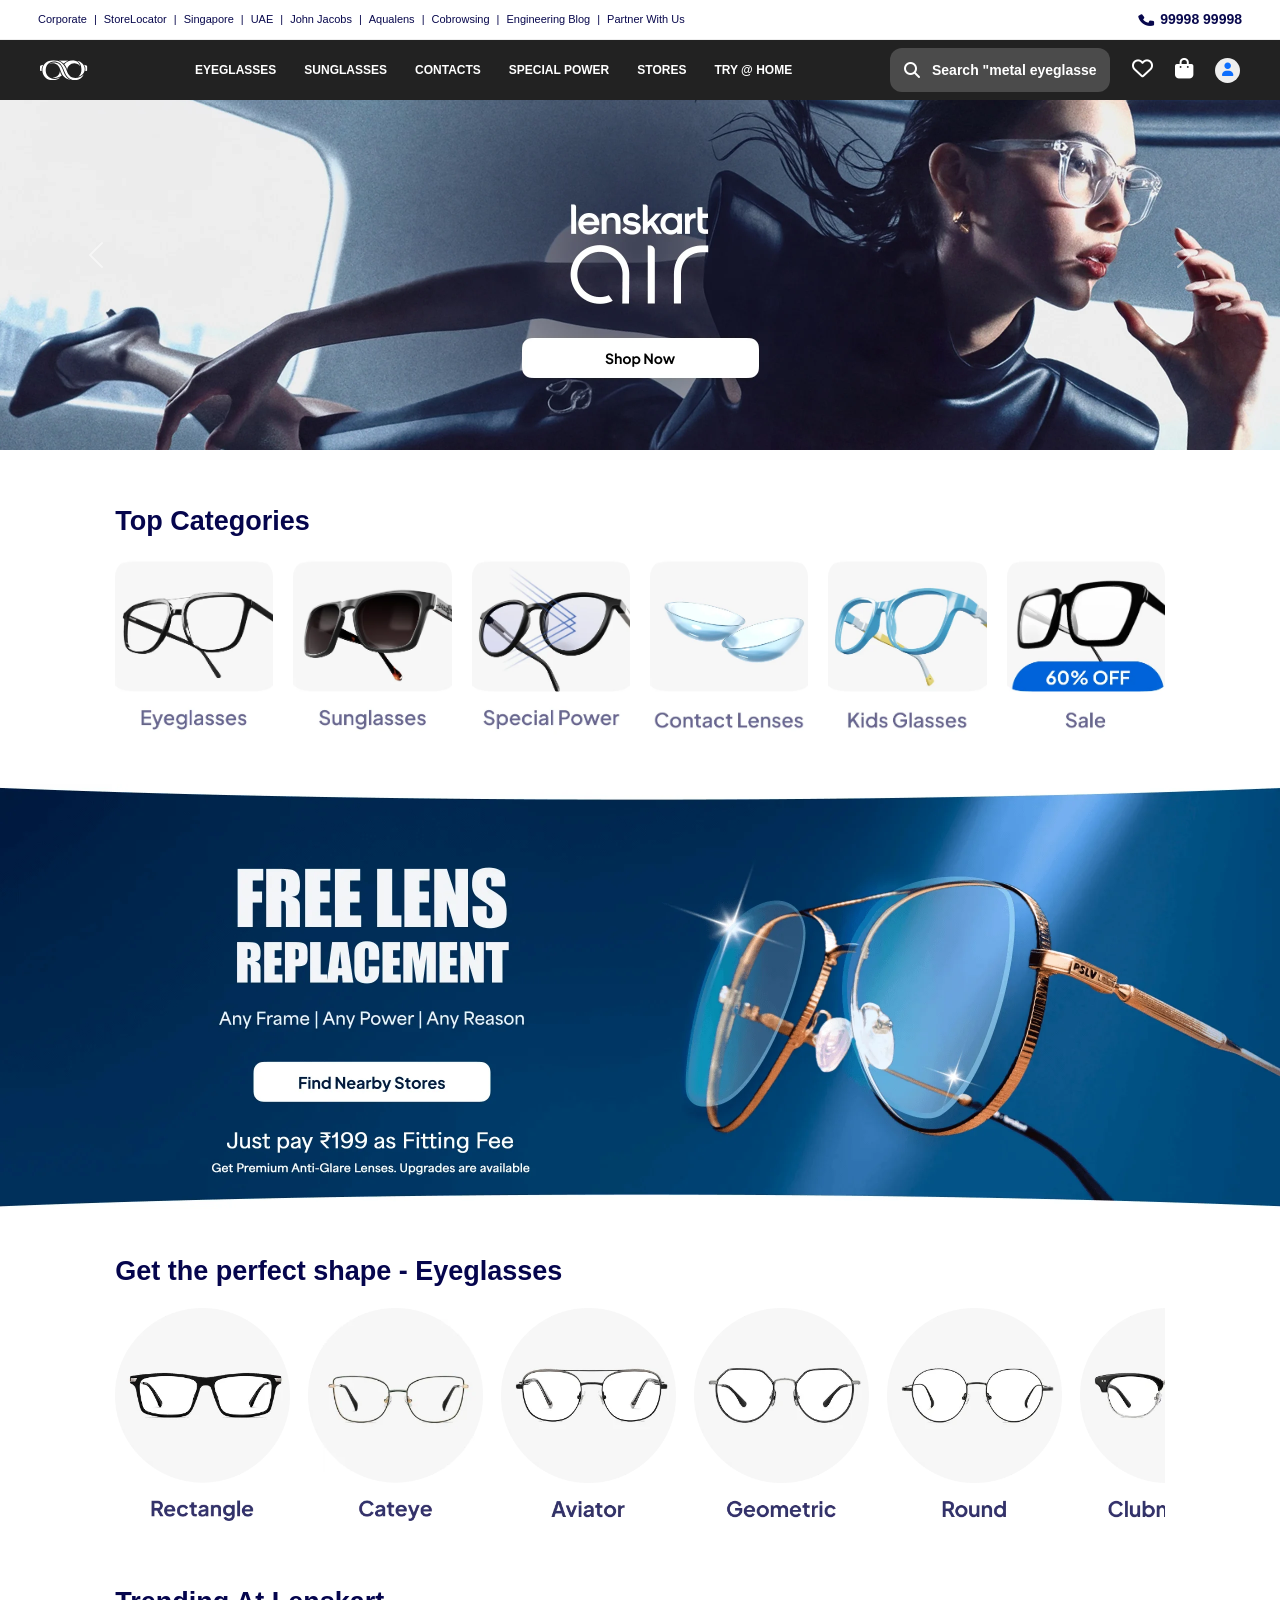
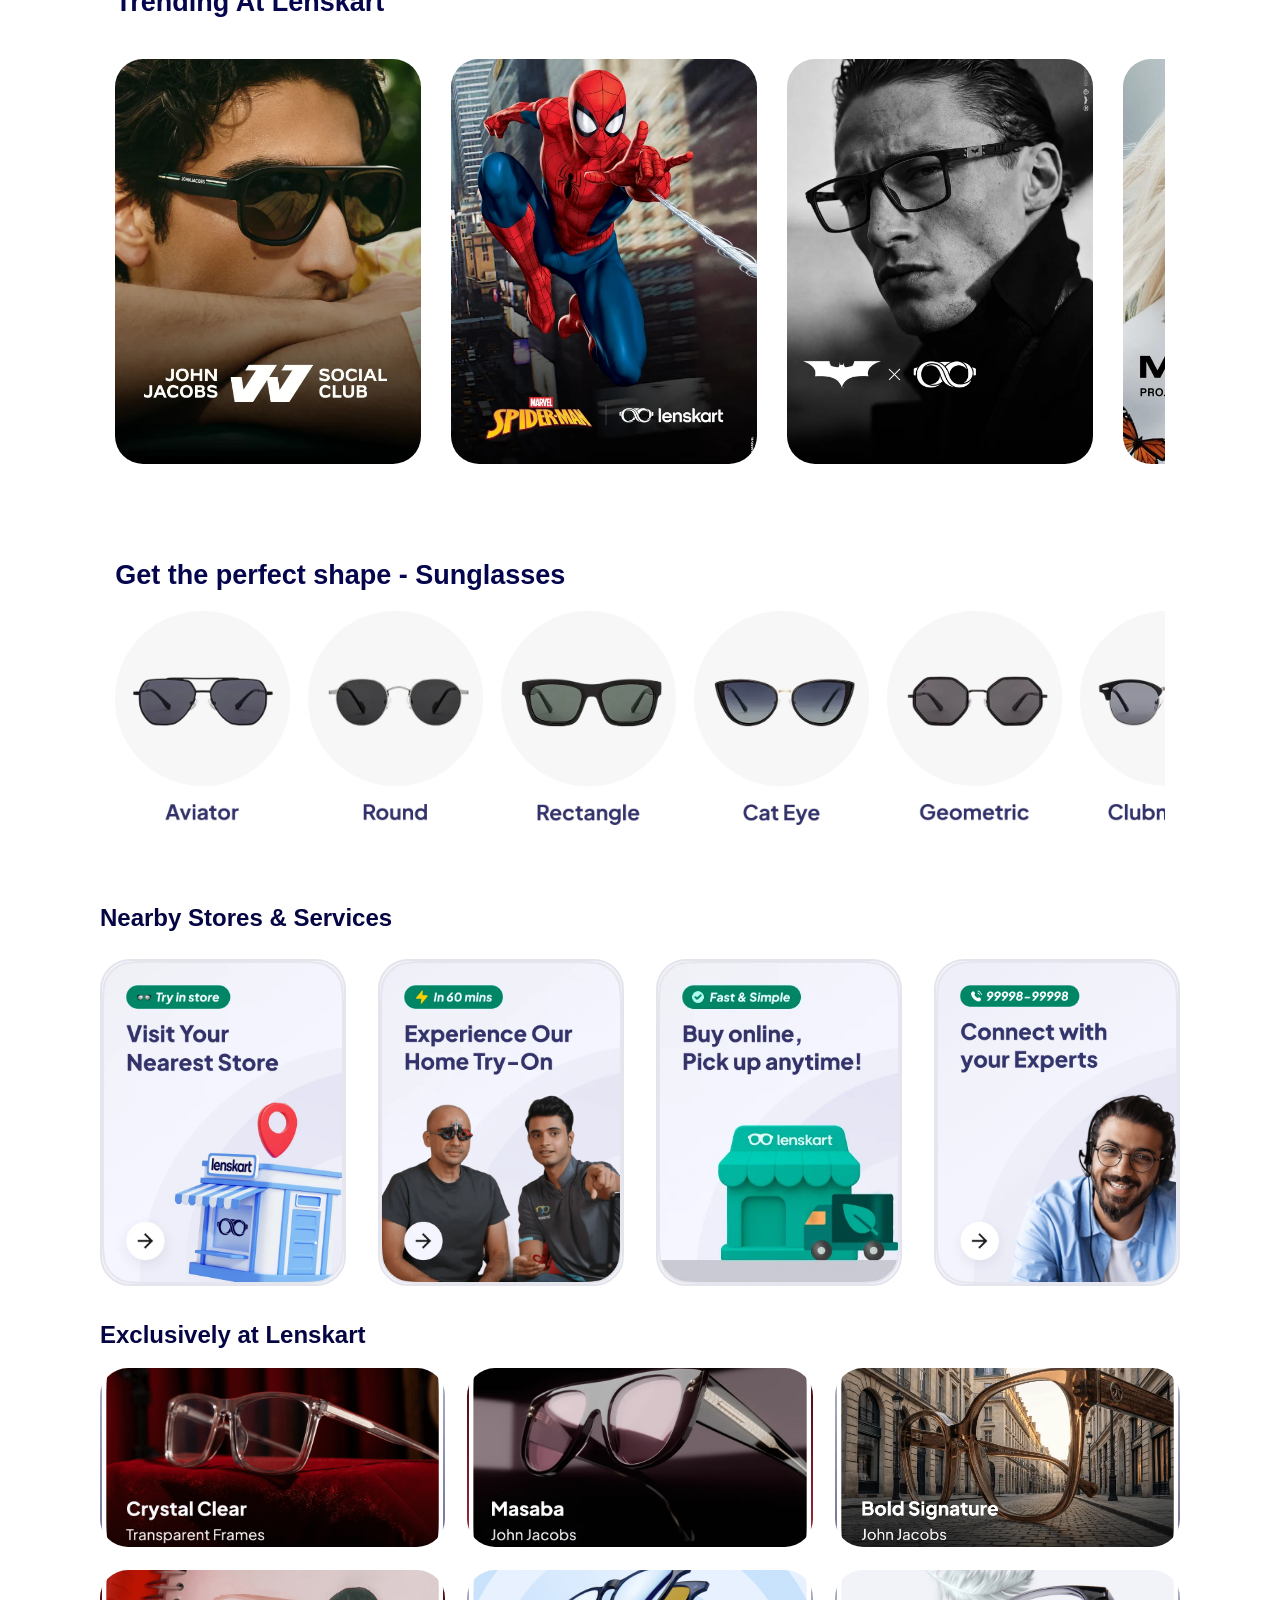
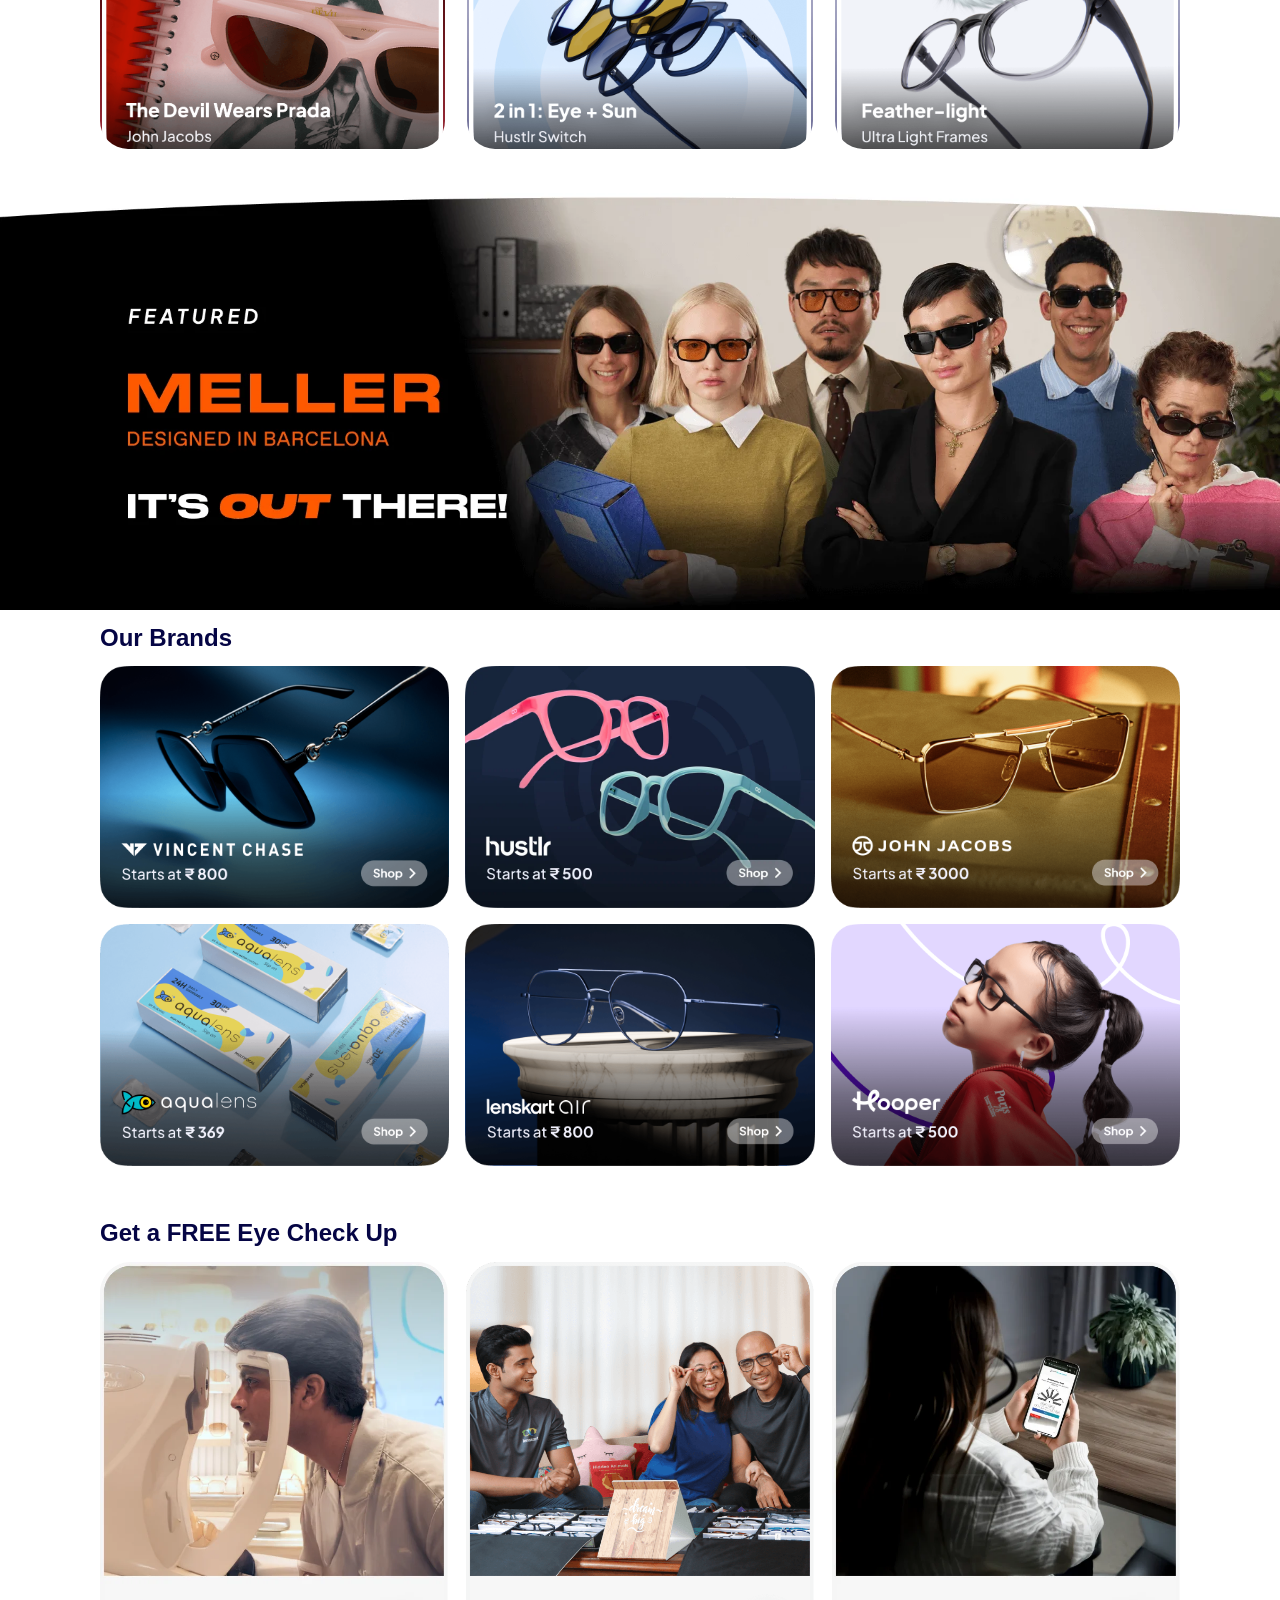
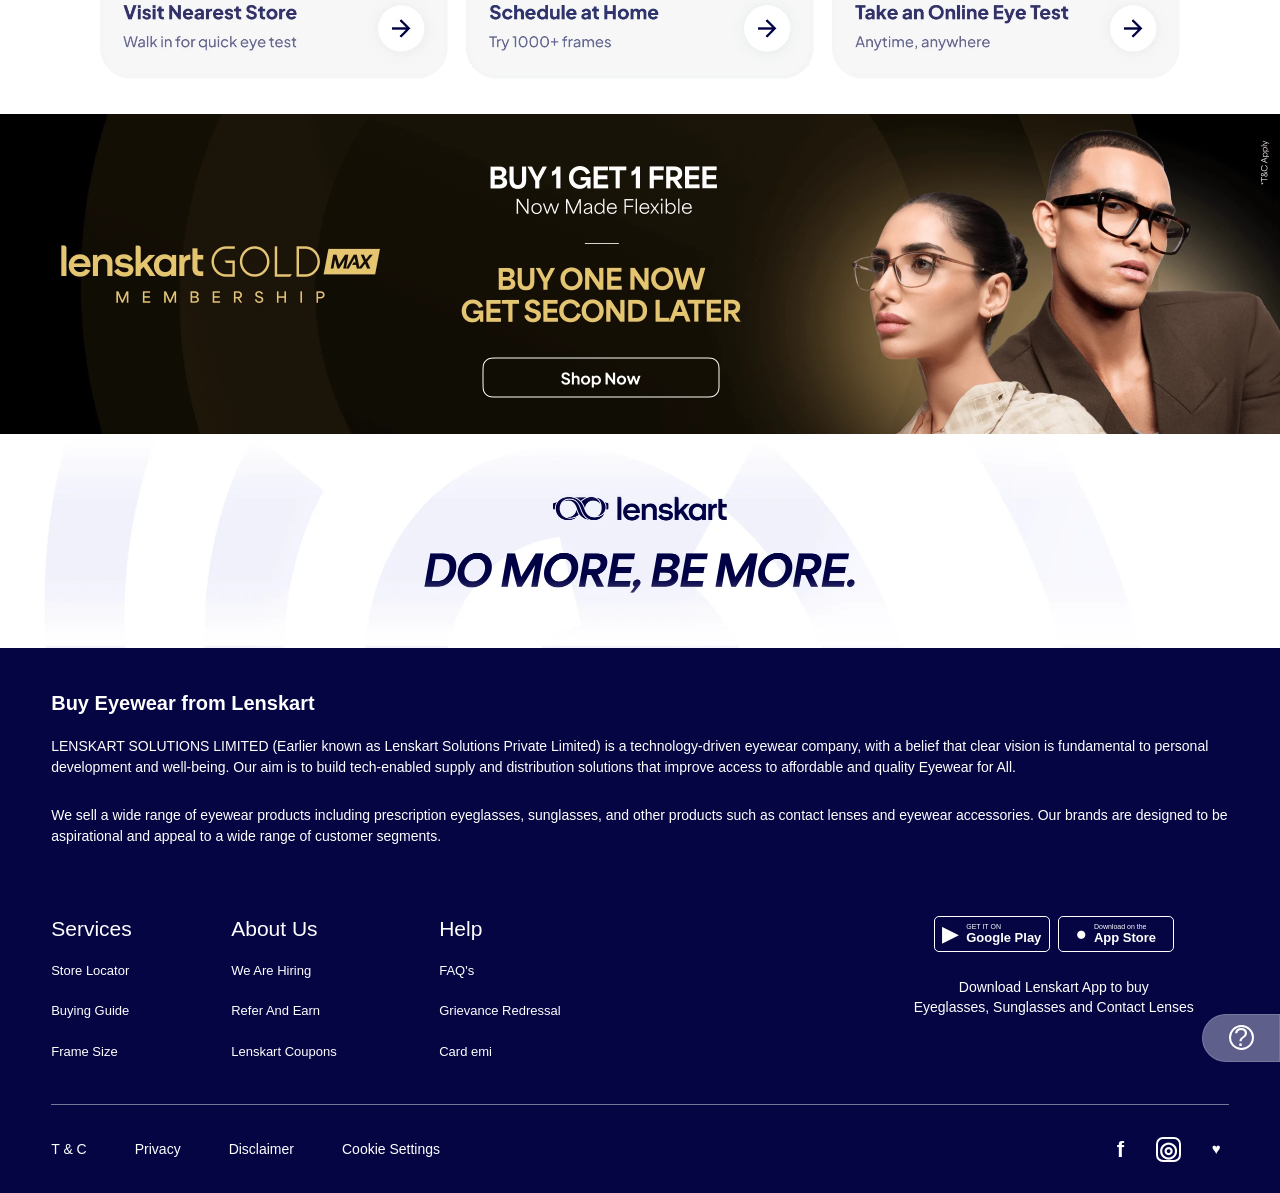
<file: index.html>
<!DOCTYPE html>
<html lang="en">

<head>
    <meta charset="UTF-8">
    <meta name="viewport" content="width=device-width, initial-scale=1.0">

    <title>Lenskart Clone</title>

    <link rel="stylesheet" href="https://cdnjs.cloudflare.com/ajax/libs/font-awesome/6.7.2/css/all.min.css">
    <link href="https://cdn.jsdelivr.net/npm/bootstrap@5.3.3/dist/css/bootstrap.min.css" rel="stylesheet">
    <link rel="stylesheet" href="./style.css">

</head>

<body>

    <!-- Top Bar -->

    <div class="topbar">

        <div class="topbar-left">

            <a href="#">Corporate</a>
            <span>|</span>

            <a href="#">StoreLocator</a>
            <span>|</span>

            <a href="#">Singapore</a>
            <span>|</span>

            <a href="#">UAE</a>
            <span>|</span>

            <a href="#">John Jacobs</a>
            <span>|</span>

            <a href="#">Aqualens</a>
            <span>|</span>

            <a href="#">Cobrowsing</a>
            <span>|</span>

            <a href="#">Engineering Blog</a>
            <span>|</span>

            <a href="#">Partner With Us</a>

        </div>


        <div class="topbar-phone">

            <i class="fa-solid fa-phone"></i>

            <span>99998 99998</span>

        </div>

    </div>

    <!-- Navigation Bar -->

    <header class="navbar">

        <div class="logo">

            <img src="./images/logo white.svg" class="logo-white" alt="Lenskart">

            <img src="./images/logo.svg" class="logo-black" alt="Lenskart">

        </div>

        <nav class="nav-links">

            <div class="nav-dropdown-wrap">

                <a href="#" class="nav-dropdown-link">
                    EYEGLASSES
                </a>

                <div class="eyeglasses-mega-menu">

                    <!-- Men -->
                    <div class="glass-column">
                        <img src="./images/Eyeglass hover/men-eye-desktop-menu.webp" class="main-glass-img">

                        <div class="glass-images">
                            <a href="./eyeglass_products.html"> <img src="./images/Eyeglass hover/men 1.webp"> </a>
                            <a href="./eyeglass_products.html"> <img src="./images/Eyeglass hover/men 2.webp"> </a>
                            <a href="./eyeglass_products.html"> <img src="./images/Eyeglass hover/men 3.webp"> </a>
                            <a href="./eyeglass_products.html"> <img src="./images/Eyeglass hover/men 4.webp"> </a>
                            <a href="./eyeglass_products.html"> <img src="./images/Eyeglass hover/men 5.webp"> </a>
                        </div>
                    </div>

                    <!-- Women -->
                    <div class="glass-column">
                        <img src="./images/Eyeglass hover/women-eye-desktop-menu.webp" class="main-glass-img">

                        <div class="glass-images">
                            <a href="./eyeglass_products.html"> <img src="./images/Eyeglass hover/women 1.webp"> </a>
                            <a href="./eyeglass_products.html"> <img src="./images/Eyeglass hover/women 2.webp"> </a>
                            <a href="./eyeglass_products.html"> <img src="./images/Eyeglass hover/women 3.webp"> </a>
                            <a href="./eyeglass_products.html"> <img src="./images/Eyeglass hover/women 4.webp"> </a>
                            <a href="./eyeglass_products.html"> <img src="./images/Eyeglass hover/women 5.webp"> </a>
                        </div>
                    </div>

                    <!-- Kids -->
                    <div class="glass-column">
                        <img src="./images/Eyeglass hover/kids-eye-desktop-menu.webp" class="main-glass-img">

                        <div class="glass-images">
                            <a href="./eyeglass_products.html"> <img src="./images/Eyeglass hover/kids 1.webp"> </a>
                            <a href="./eyeglass_products.html"> <img src="./images/Eyeglass hover/kids 2.webp"> </a>
                            <a href="./eyeglass_products.html"> <img src="./images/Eyeglass hover/kids 3.webp"> </a>
                        </div>
                    </div>

                </div>

            </div>

            <!-- Sunglasses -->

            <div class="nav-dropdown-wrap">

                <a href="#" class="nav-dropdown-link">
                    SUNGLASSES
                </a>

                <div class="sunglasses-mega-menu">

                    
                    <div class="glass-column">
                        <img src="./images/Sunglass hover/men-sun-desktop-menu.webp" class="main-glass-img">

                        <div class="glass-images">
                            <a href="./sunglass_products.html"> <img src="./images/Sunglass hover/men 1.webp"> </a>
                            <a href="./sunglass_products.html"> <img src="./images/Sunglass hover/men 2.webp"> </a>
                            <a href="./sunglass_products.html"> <img src="./images/Sunglass hover/men 3.webp"> </a>
                            <a href="./sunglass_products.html"> <img src="./images/Sunglass hover/men 4.webp"> </a>
                            <a href="./sunglass_products.html"> <img src="./images/Sunglass hover/men 5.webp"> </a>
                        </div>
                    </div>

                    
                    <div class="glass-column">
                        <img src="./images/Sunglass hover/women-sun-desktop-menu.webp" class="main-glass-img">

                        <div class="glass-images">
                            <a href="./sunglass_products.html"> <img src="./images/Sunglass hover/women 1.webp"> </a>
                            <a href="./sunglass_products.html"> <img src="./images/Sunglass hover/women 2.webp"> </a>
                            <a href="./sunglass_products.html"> <img src="./images/Sunglass hover/women 3.webp"> </a>
                            <a href="./sunglass_products.html"> <img src="./images/Sunglass hover/women 4.webp"> </a>
                            <a href="./sunglass_products.html"> <img src="./images/Sunglass hover/women 5.webp"> </a>
                        </div>
                    </div>

                    
                    <div class="glass-column">
                        <img src="./images/Sunglass hover/kids-sun-desktop-menu.webp" class="main-glass-img">

                        <div class="glass-images">
                            <a href="./sunglass_products.html"> <img src="./images/Sunglass hover/kids 1.webp"> </a>
                            <a href="./sunglass_products.html"> <img src="./images/Sunglass hover/kids 2.webp"> </a>
                            <a href="./sunglass_products.html"> <img src="./images/Sunglass hover/kids 3.webp"> </a>
                        </div>
                    </div>

                </div>

            </div>

            <!-- Contacts -->

            <div class="nav-dropdown-wrap">

                <a href="#" class="nav-dropdown-link">
                    CONTACTS
                </a>

                <div class="contacts-mega-menu">

                    
                    <div class="glass-column">
                        <img src="./images/contacts/clear head.webp" class="main-glass-img">

                        <div class="glass-images">
                            <a href="./contacts_products.html"> <img src="./images/contacts/clear 1.webp"> </a>
                            <a href="./contacts_products.html"> <img src="./images/contacts/clear 2.webp"> </a>
                            <a href="./contacts_products.html"> <img src="./images/contacts/clear 3.webp"> </a>
                            <a href="./contacts_products.html"> <img src="./images/contacts/clear 4.webp"> </a>
                        </div>

                    </div>

                    
                    <div class="glass-column">
                        <img src="./images/contacts/color head.webp" class="main-glass-img">

                        <div class="glass-images">
                            <a href="./contacts_products.html"> <img src="./images/contacts/color 1.webp"> </a>
                            <a href="./contacts_products.html"> <img src="./images/contacts/color 2.webp"> </a>
                            <a href="./contacts_products.html"> <img src="./images/contacts/color 3.webp"> </a>
                        </div>
                    </div>

                    
                    <div class="glass-column">
                        <img src="./images/contacts/solution head.webp" class="main-glass-img">

                        <div class="glass-images">
                            <a href="./contacts_products.html"> <img src="./images/contacts/solution 1.webp"> </a>
                            <a href="./contacts_products.html"> <img src="./images/contacts/solution 2.webp"> </a>
                        </div>
                    </div>

                </div>

            </div>

            <!-- Special Power -->

            <div class="nav-dropdown-wrap">

                <a href="#" class="nav-dropdown-link">
                    SPECIAL POWER
                </a>

                <div class="specialpower-mega-menu">

                    
                    <div class="glass-column">
                        <img src="./images/special power/pre-fit-zero-power-nm-270126.webp" class="main-glass-img">

                        <div class="glass-images">
                            <a href="./specialpower_products.html"> <img src="./images/special power/pre 1.webp"> </a>
                            <a href="./specialpower_products.html"> <img src="./images/special power/pre 2.webp"> </a>
                            <a href="./specialpower_products.html"> <img src="./images/special power/pre 3.webp"> </a>
                        </div>

                    </div>

                    
                    <div class="glass-column">
                        <img src="./images/special power/prog-desktop-nav-menu.webp" class="main-glass-img">

                        <div class="glass-images">
                            <a href="./specialpower_products.html"> <img src="./images/special power/prog 1.webp"> </a>
                            <a href="./specialpower_products.html"> <img src="./images/special power/prog 2.webp"> </a>
                            <a href="./specialpower_products.html"> <img src="./images/special power/prog 3.webp"> </a>
                            <a href="./specialpower_products.html"> <img src="./images/special power/prog 4.webp"> </a>
                            <a href="./specialpower_products.html"> <img src="./images/special power/prog 5.webp"> </a>
                        </div>
                    </div>

                    
                    <div class="glass-column">
                        <img src="./images/special power/reading-desktop-nav-menu.webp" class="main-glass-img">

                        <!-- <div class="glass-images">
                    <img src="./images/contacts/solution 1.webp">
                    <img src="./images/contacts/solution 2.webp">
                </div> -->
                    </div>

                </div>

            </div>

            <!-- Stores -->

            <div class="nav-dropdown-wrap store-wrap">

                <a href="#" class="nav-dropdown-link">
                    STORES
                </a>

                <div class="store-dropdown">

                    <!-- left -->
                    <div class="store-left">
                        <img src="./images/store/store-locator-nav-menu-210126.webp" alt="Lenskart Store">
                    </div>

                    <!-- Right -->
                    <div class="store-right">

                        <h2>
                            Find your nearest Lenskart Store - over<br>
                            2500+ locations
                        </h2>

                        <div class="store-cities">

                            <div class="store-city">
                                <img src="./images/store/delhi.webp" alt="Delhi">

                            </div>

                            <div class="store-city">
                                <img src="./images/store/bengalore.webp" alt="Bangalore">

                            </div>

                            <div class="store-city">
                                <img src="./images/store/mumbai.webp" alt="Mumbai">

                            </div>

                            <div class="store-city">
                                <img src="./images/store/ahemdabad.webp" alt="Ahmedabad">

                            </div>

                            <div class="store-city">
                                <img src="./images/store/chennai.webp" alt="Chennai">

                            </div>

                            <div class="store-city">
                                <img src="./images/store/hyderabad.webp" alt="Hyderabad">

                            </div>

                        </div>

                        <button class="locate-store">
                            Locate a Store
                        </button>

                    </div>

                </div>

            </div>

            <!-- Try@Home -->

            <div class="nav-dropdown-wrap try-home-wrap">

                <a href="#" class="nav-dropdown-link">
                    TRY @ HOME
                </a>

                <div class="try-home-dropdown">

                    <!-- LEFT IMAGE -->
                    <div class="try-home-left">
                        <img src="./images/try@home/hto-nav-menu-210126.webp" alt="Try At Home">
                    </div>

                    <!-- RIGHT CONTENT -->
                    <div class="try-home-right">

                        <h2>Get your eyes checked at home</h2>

                        <div class="try-home-items">

                            <div class="try-home-item">
                                <img src="./images/try@home/1.webp" alt="">

                            </div>

                            <div class="try-home-item">
                                <img src="./images/try@home/2.webp" alt="">

                            </div>

                            <div class="try-home-item">
                                <img src="./images/try@home/3.webp" alt="">

                            </div>

                        </div>

                        <a href="./try@home.html">
                            <button class="book-appointment">
                                Book appointment
                            </button>
                        </a>

                    </div>

                </div>

            </div>


        </nav>


        <!-- Right side -->

        <div class="navbar-right">


            <!-- SEARCH -->

            <div class="search-box">

                <i class="fa-solid fa-magnifying-glass"></i>

                <input type="text" placeholder='Search "metal eyeglasses"'>

            </div>


            
            <a href="./whitlist.html">
                <i class="fa-regular fa-heart nav-icon"></i>
            </a>

            
            <a href="./cart.html">
                <i class="fa-solid fa-bag-shopping nav-icon"></i>
            </a>


            <div class="profile-icon">
                <a href="./login_page.html">
                    <i class="fa-solid fa-user"></i>
                </a>

            </div>

        </div>

    </header>


    <!-- Hero Section -->

    <section class="hero-section">

        <div id="heroCarousel" class="carousel slide" data-bs-ride="carousel">

            <!-- Images -->

            <div class="carousel-inner">

                <div class="carousel-item active">
                    <img src="./images/hero/1.webp" class="d-block w-100" alt="Hero 1">
                </div>

                <div class="carousel-item">
                    <img src="./images/hero/2.webp" class="d-block w-100" alt="Hero 2">
                </div>

                <div class="carousel-item">
                    <img src="./images/hero/3.webp" class="d-block w-100" alt="Hero 3">
                </div>

                <div class="carousel-item">
                    <img src="./images/hero/4.webp" class="d-block w-100" alt="Hero 4">
                </div>

                <div class="carousel-item">
                    <img src="./images/hero/5.webp" class="d-block w-100" alt="Hero 5">
                </div>

                <div class="carousel-item">
                    <img src="./images/hero/6.webp" class="d-block w-100" alt="Hero 6">
                </div>

                <div class="carousel-item">
                    <img src="./images/hero/7.webp" class="d-block w-100" alt="Hero 7">
                </div>

                <div class="carousel-item">
                    <img src="./images/hero/8.webp" class="d-block w-100" alt="Hero 8">
                </div>

                <div class="carousel-item">
                    <img src="./images/hero/9.webp" class="d-block w-100" alt="Hero 9">
                </div>

                <div class="carousel-item">
                    <img src="./images/hero/10.webp" class="d-block w-100" alt="Hero 10">
                </div>

                <div class="carousel-item">
                    <img src="./images/hero/11.webp" class="d-block w-100" alt="Hero 11">
                </div>

                <div class="carousel-item">
                    <img src="./images/hero/12.webp" class="d-block w-100" alt="Hero 12">
                </div>

                <div class="carousel-item">
                    <img src="./images/hero/13.webp" class="d-block w-100" alt="Hero 13">
                </div>

                <div class="carousel-item">
                    <img src="./images/hero/14.webp" class="d-block w-100" alt="Hero 14">
                </div>

                <div class="carousel-item">
                    <img src="./images/hero/15.webp" class="d-block w-100" alt="Hero 15">
                </div>

                <div class="carousel-item">
                    <img src="./images/hero/16.webp" class="d-block w-100" alt="Hero 16">
                </div>

                <div class="carousel-item">
                    <img src="./images/hero/17.webp" class="d-block w-100" alt="Hero 17">
                </div>

                <div class="carousel-item">
                    <img src="./images/hero/18.webp" class="d-block w-100" alt="Hero 18">
                </div>

                <div class="carousel-item">
                    <img src="./images/hero/19.jpg" class="d-block w-100" alt="Hero 19">
                </div>

                <div class="carousel-item">
                    <img src="./images/hero/20.jpg" class="d-block w-100" alt="Hero 20">
                </div>

            </div>


            <!-- Previous Button -->

            <button class="carousel-control-prev" type="button" data-bs-target="#heroCarousel" data-bs-slide="prev">

                <span class="carousel-control-prev-icon"></span>

                <span class="visually-hidden">
                    Previous
                </span>

            </button>


            <!-- Next Button -->

            <button class="carousel-control-next" type="button" data-bs-target="#heroCarousel" data-bs-slide="next">

                <span class="carousel-control-next-icon"></span>

                <span class="visually-hidden">
                    Next
                </span>

            </button>

        </div>

    </section>


    <section class="top-categories">

        <div class="categories-container">

            <h2>Top Categories</h2>

            <div class="category-row">

                <!-- EYeglasses -->
                <div class="category-item">
                    <div class="category-image">
                        <img src="./images/top category/eyeglasses.webp" alt="Eyeglasses">
                    </div>

                    <div class="category-dropdown">

                        <div class="dropdown-item">
                            <img src="./images/top category/square.webp" alt="">

                        </div>

                        <div class="dropdown-item">
                            <img src="./images/top category/1 rectangle.webp" alt="">

                        </div>

                        <div class="dropdown-item">
                            <img src="./images/top category/1 Rounded.webp" alt="">

                        </div>

                        <div class="dropdown-item">
                            <img src="./images/top category/1 4.webp" alt="">

                        </div>

                        <div class="dropdown-item">
                            <img src="./images/top category/1 5.webp" alt="">

                        </div>

                    </div>
                </div>


                <!-- Sunglasses -->
                <div class="category-item">
                    <div class="category-image">
                        <img src="./images/top category/sunglass.webp" alt="Sunglasses">
                    </div>

                    <div class="category-dropdown">

                        <div class="dropdown-item">
                            <img src="./images/top category/2 square.webp" alt="">

                        </div>

                        <div class="dropdown-item">
                            <img src="./images/top category/2 Rectangle.webp" alt="">

                        </div>

                        <div class="dropdown-item">
                            <img src="./images/top category/2 Aviator.webp" alt="">

                        </div>

                        <div class="dropdown-item">
                            <img src="./images/top category/2 4.webp" alt="">

                        </div>

                        <div class="dropdown-item">
                            <img src="./images/top category/2 5.webp" alt="">

                        </div>

                    </div>
                </div>


                <!-- Special Power -->
                <div class="category-item">
                    <div class="category-image">
                        <img src="./images/top category/powerglass.webp" alt="Special Power">
                    </div>

                    <div class="category-dropdown">

                        <div class="dropdown-item">
                            <img src="./images/top category/3 1.webp" alt="">

                        </div>

                        <div class="dropdown-item">
                            <img src="./images/top category/3 2.webp" alt="">

                        </div>

                        <div class="dropdown-item">
                            <img src="./images/top category/3 3.webp" alt="">

                        </div>

                        <div class="dropdown-item">
                            <img src="./images/top category/3 4.webp" alt="">

                        </div>

                    </div>
                </div>


                <!-- Contact Lenses -->
                <div class="category-item">
                    <div class="category-image">
                        <img src="./images/top category/contactlens.webp" alt="Contact Lenses">
                    </div>

                    <div class="category-dropdown">

                        <div class="dropdown-item">
                            <img src="./images/top category/4 1.webp" alt="">

                        </div>

                        <div class="dropdown-item">
                            <img src="./images/top category/4 2.webp" alt="">

                        </div>

                        <div class="dropdown-item">
                            <img src="./images/top category/4 3.webp" alt="">

                        </div>

                        <div class="dropdown-item">
                            <img src="./images/top category/4 4.webp" alt="">

                        </div>

                    </div>
                </div>


                <!-- Kids Glasses -->
                <div class="category-item">
                    <div class="category-image">
                        <img src="./images/top category/kidsglass.webp" alt="Kids Glasses">
                    </div>

                    <div class="category-dropdown">

                        <div class="dropdown-item">
                            <img src="./images/top category/5 1.webp" alt="">

                        </div>

                        <div class="dropdown-item">
                            <img src="./images/top category/5 2.webp" alt="">

                        </div>

                        <div class="dropdown-item">
                            <img src="./images/top category/5 3.webp" alt="">

                        </div>

                    </div>
                </div>


                <!-- Sale -->
                <div class="category-item">
                    <div class="category-image">
                        <img src="./images/top category/saleoffer.webp" alt="Sale">
                    </div>

                </div>
            </div>

        </div>
        </div>
    </section>



    <!-- Next Banner -->

    <section class="next-banner">
        <img src="./images/FLR1IN.webp" alt="Lenskart Banner">
    </section>

    <!-- perfect-shape -->

    <section class="perfect-shape">
        <h2>Get the perfect shape - Eyeglasses</h2>

        <div class="shape-list">
            <img src="./images/shape class/11.webp" alt="Rectangle">
            <img src="./images/shape class/2.webp" alt="Cateye">
            <img src="./images/shape class/3.webp" alt="Aviator">
            <img src="./images/shape class/4.webp" alt="Geometric">
            <img src="./images/shape class/5.webp" alt="Round">
            <img src="./images/shape class/6.webp" alt="Clubmaster">
            <img src="./images/shape class/7.webp" alt="Other">
        </div>
    </section>

    <!-- trending section -->

    <section class="trending-section">

        <h2>Trending At Lenskart</h2>

        <div class="trending-list">

            <div class="trending-card">
                <img src="./images/trending/1.webp" alt="">
            </div>

            <div class="trending-card">
                <img src="./images/trending/2.webp" alt="">
            </div>

            <div class="trending-card">
                <img src="./images/trending/3.webp" alt="">
            </div>

            <div class="trending-card">
                <img src="./images/trending/4.webp" alt="">
            </div>

            <div class="trending-card">
                <img src="./images/trending/5.webp" alt="">
            </div>

            <div class="trending-card">
                <img src="./images/trending/6.webp" alt="">
            </div>

            <div class="trending-card">
                <img src="./images/trending/7.webp" alt="">
            </div>

            <div class="trending-card">
                <img src="./images/trending/1.webp" alt="">
            </div>

        </div>

    </section>

        <!-- perfect-shape -->

    <section class="perfect-shape">
        <h2>Get the perfect shape - Sunglasses</h2>

        <div class="shape-list">
            <img src="./images/sunglass/1.webp" alt="Rectangle">
            <img src="./images/sunglass/2.webp" alt="Cateye">
            <img src="./images/sunglass/3.webp" alt="Aviator">
            <img src="./images/sunglass/4.webp" alt="Geometric">
            <img src="./images/sunglass/5.webp" alt="Round">
            <img src="./images/sunglass/6.webp" alt="Clubmaster">
            <img src="./images/sunglass/7.webp" alt="Other">
        </div>
    </section>

    <!-- Nearby-Section -->

    <section class="nearby-section">

        <div class="nearby-container">

            <h2>Nearby Stores & Services</h2>

            <div class="nearby-cards">

                <div class="nearby-card">
                    <img src="./images/stores/1.webp" alt="Visit Your Nearest Store">
                </div>

                <div class="nearby-card">
                    <img src="./images/stores/2.webp" alt="Experience Our Home Try-On">
                </div>

                <div class="nearby-card">
                    <img src="./images/stores/3.webp" alt="Buy online Pick up anytime">
                </div>

                <div class="nearby-card">
                    <img src="./images/stores/4.jpg" alt="Connect with your Experts">
                </div>

            </div>

        </div>

    </section>

    <!-- Eclusive section -->

    <section class="exclusive-section">

        <div class="exclusive-container">

            <h2>Exclusively at Lenskart</h2>

            <div class="exclusive-grid">

                <div class="exclusive-card">
                    <img src="./images/exclusive/1.jpg" alt="">
                </div>

                <div class="exclusive-card">
                    <img src="./images/exclusive/2.webp" alt="">
                </div>

                <div class="exclusive-card">
                    <img src="./images/exclusive/3.webp" alt="">
                </div>

                <div class="exclusive-card">
                    <img src="./images/exclusive/4.jpg" alt="">
                </div>

                <div class="exclusive-card">
                    <img src="./images/exclusive/5.jpg" alt="">
                </div>

                <div class="exclusive-card">
                    <img src="images/exclusive/6.jpg" alt="">
                </div>

            </div>

        </div>

    </section>

    <!-- Feature-banner -->

    <section class="featured-section">

        <img src="./images/Meller-1920x520desktop_tiny_-18-12.webp" alt="Meller Featured">

    </section>

    <!-- Our Brand Section -->

    <section class="brands-section">

        <div class="brands-container">

            <h2>Our Brands</h2>

            <div class="brands-grid">

                <div class="brand-card">
                    <img src="./images/brands/1.jpg" alt="Vincent Chase">
                </div>

                <div class="brand-card">
                    <img src="./images/brands/2.webp" alt="Hustlr">
                </div>

                <div class="brand-card">
                    <img src="./images/brands/3.jpg" alt="John Jacobs">
                </div>

                <div class="brand-card">
                    <img src="./images/brands/4.jpg" alt="Aqualens">
                </div>

                <div class="brand-card">
                    <img src="./images/brands/5.jpg" alt="Lenskart Air">
                </div>

                <div class="brand-card">
                    <img src="./images/brands/6.jpg" alt="Hooper">
                </div>

            </div>

        </div>

    </section>

    <!-- Eye Check Section -->

    <section class="eye-check-section">

        <div class="eye-check-container">

            <h2>Get a FREE Eye Check Up</h2>

            <div class="eye-check-cards">

                <div class="eye-check-card">
                    <img src="./images/Checkups/1.webp" alt="Visit Nearest Store">
                </div>

                <div class="eye-check-card">
                    <img src="./images/Checkups/2.jpg" alt="Schedule at Home">
                </div>

                <div class="eye-check-card">
                    <img src="./images/Checkups/3.webp" alt="Take an Online Eye Test">
                </div>

            </div>

        </div>

    </section>

    <!-- Gold Banner Section -->

    <section class="gold-banner-section">

        <div class="gold-banner">
            <img src="./images/bou-second-later-1812-av.webp" alt="Lenskart Gold Max">
        </div>

        <div class="more-banner">
            <img src="./images/do-more-be-more-070126.webp" alt="Do More Be More">
        </div>

    </section>


    <!-- Footer -->
    <footer class="footer">

        <div class="footer-container">

            <!-- TOP CONTENT -->
            <div class="footer-description">

                <h2>Buy Eyewear from Lenskart</h2>

                <p>
                    LENSKART SOLUTIONS LIMITED (Earlier known as Lenskart Solutions Private Limited) is a
                    technology-driven eyewear company,
                    with a belief that clear vision is fundamental to personal development and well-being.
                    Our aim is to build tech-enabled supply and distribution solutions that improve access to affordable
                    and quality Eyewear for All.
                </p>

                <p>
                    We sell a wide range of eyewear products including prescription eyeglasses, sunglasses,
                    and other products such as contact lenses and eyewear accessories.
                    Our brands are designed to be aspirational and appeal to a wide range of customer segments.
                </p>

            </div>


            <!-- LINKS + APP -->
            <div class="footer-middle">

                <!-- SERVICES -->
                <div class="footer-column">
                    <h3>Services</h3>

                    <a href="#">Store Locator</a>
                    <a href="#">Buying Guide</a>
                    <a href="#">Frame Size</a>
                </div>


                <!-- ABOUT -->
                <div class="footer-column">
                    <h3>About Us</h3>

                    <a href="#">We Are Hiring</a>
                    <a href="#">Refer And Earn</a>
                    <a href="#">Lenskart Coupons</a>
                </div>


                <!-- HELP -->
                <div class="footer-column">
                    <h3>Help</h3>

                    <a href="#">FAQ's</a>
                    <a href="#">Grievance Redressal</a>
                    <a href="#">Card emi</a>
                </div>


                <!-- APP SECTION -->
                <div class="app-section">

                    <div class="app-buttons">

                        <a href="#">
                            <div class="google-play">
                                <span class="play-icon">▶</span>

                                <div>
                                    <small>GET IT ON</small>
                                    <strong>Google Play</strong>
                                </div>
                            </div>
                        </a>


                        <a href="#">
                            <div class="app-store">
                                <span class="apple-icon">●</span>

                                <div>
                                    <small>Download on the</small>
                                    <strong>App Store</strong>
                                </div>
                            </div>
                        </a>

                    </div>

                    <p>
                        Download Lenskart App to buy<br>
                        Eyeglasses, Sunglasses and Contact Lenses
                    </p>

                </div>

            </div>


            <!-- LINE -->
            <div class="footer-line"></div>


            <!-- BOTTOM -->
            <div class="footer-bottom">

                <div class="bottom-links">

                    <a href="#">T & C</a>
                    <a href="#">Privacy</a>
                    <a href="#">Disclaimer</a>
                    <a href="#">Cookie Settings</a>

                </div>


                <div class="social-icons">

                    <a href="#" class="facebook">f</a>

                    <a href="#" class="instagram">
                        ◎
                    </a>

                    <a href="#" class="twitter">
                        ♥
                    </a>

                </div>

            </div>

        </div>


        <!-- HELP BUTTON -->
        <div class="help-button">
            ?
        </div>

    </footer>



    <!-- BOOTSTRAP JS -->

    <script src="https://cdn.jsdelivr.net/npm/bootstrap@5.3.3/dist/js/bootstrap.bundle.min.js">
    </script>


</body>

</html>
</file>
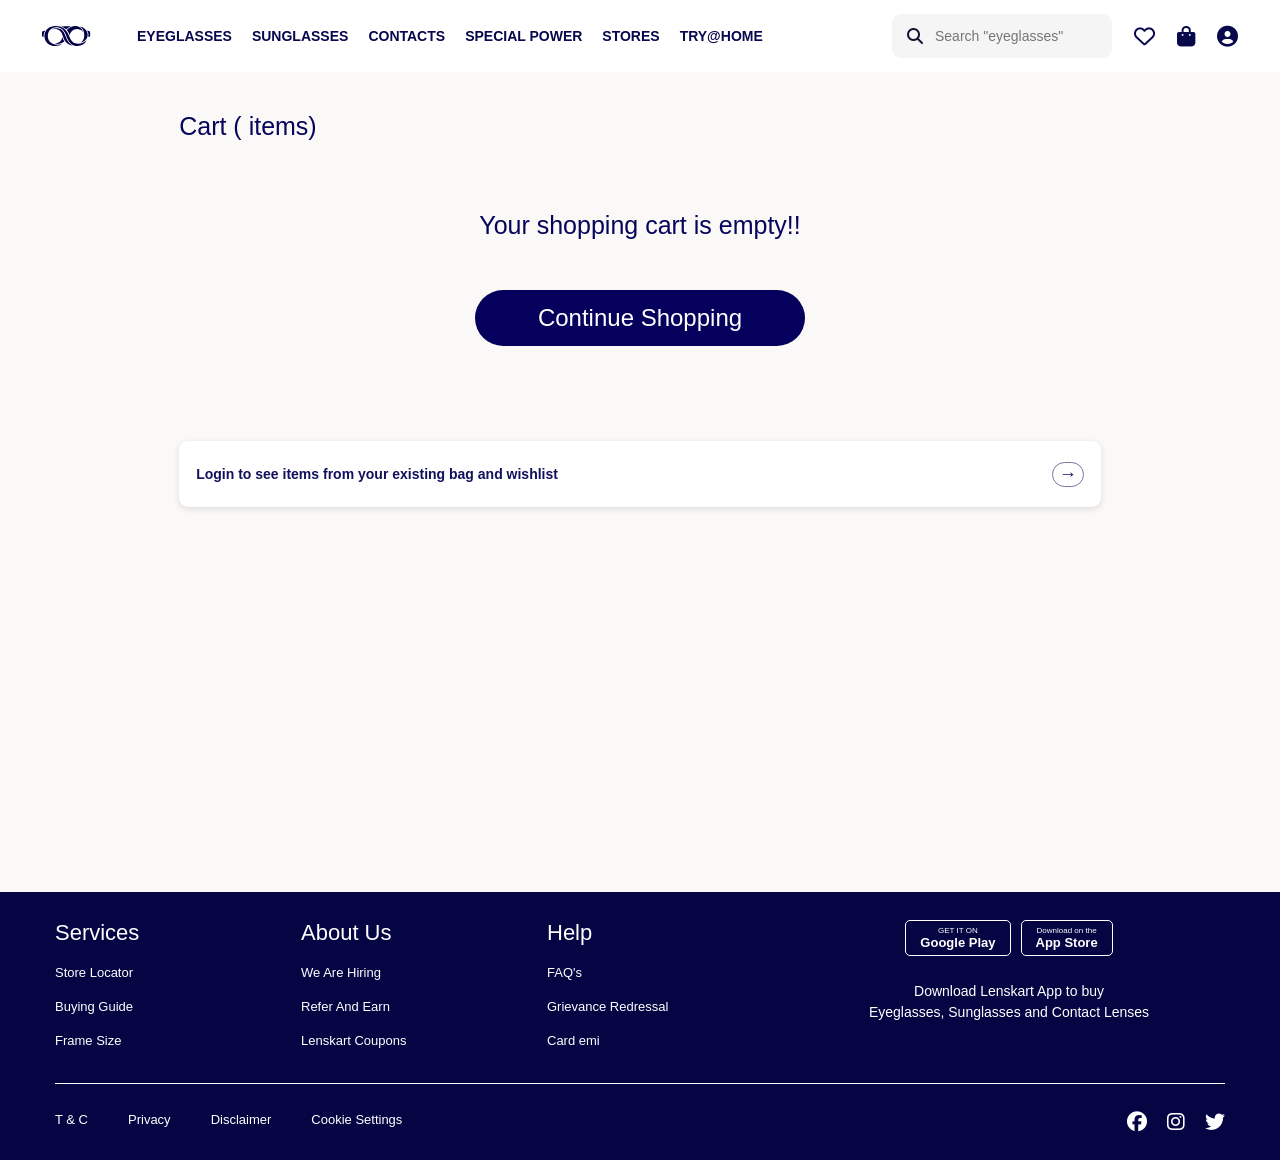
<file: cart.html>
<!DOCTYPE html>
<html lang="en">

<head>
    <meta charset="UTF-8">
    <meta name="viewport" content="width=device-width, initial-scale=1.0">
    <title>Cart</title>
    <link rel="stylesheet" href="./cart.css">
    <link rel="stylesheet" href="https://cdnjs.cloudflare.com/ajax/libs/font-awesome/6.5.2/css/all.min.css">
</head>

<body>

    <header class="navbar">

        <div class="nav-left">

            <div class="logo">
                <img src="./images/logo.svg" alt="logo">
            </div>

            <!-- EYEGLASSES -->

            <div class="nav-item">

                <a href="#">EYEGLASSES</a>
                <a href="#">SUNGLASSES</a>
                <a href="#">CONTACTS</a>
                <a href="#">SPECIAL POWER</a>
                <a href="#">STORES</a>
                <a href="#">TRY@HOME</a>

            </div>

        </div>


        <!-- NAV RIGHT -->

        <div class="nav-right">

            <div class="search-box">

                <i class="fa-solid fa-magnifying-glass"></i>

                <input type="text" placeholder='Search "eyeglasses"'>

            </div>

            <i class="fa-regular fa-heart nav-icon"></i>

            <i class="fa-solid fa-bag-shopping nav-icon"></i>

            <i class="fa-solid fa-circle-user nav-icon"></i>

        </div>

    </header>


    <!-- Cart Page -->

    <main>

        <h1>Cart ( items)</h1>


        <section class="empty-cart">

            <h2>Your shopping cart is empty!!</h2>

            <button class="shopping-btn">
                Continue Shopping
            </button>

        </section>


        <!-- Login Card -->

        <div class="login-card">

            <p>
                Login to see items from your existing bag and wishlist
            </p>

            <button class="arrow-btn">
                →
            </button>

        </div>

    </main>

    <footer class="footer">

        <div class="footer-top">

            <div class="footer-column">

                <h3>Services</h3>

                <a href="#">Store Locator</a>
                <a href="#">Buying Guide</a>
                <a href="#">Frame Size</a>

            </div>


            <div class="footer-column">

                <h3>About Us</h3>

                <a href="#">We Are Hiring</a>
                <a href="#">Refer And Earn</a>
                <a href="#">Lenskart Coupons</a>

            </div>


            <div class="footer-column">

                <h3>Help</h3>

                <a href="#">FAQ's</a>
                <a href="#">Grievance Redressal</a>
                <a href="#">Card emi</a>

            </div>


            <div class="app-section">

                <div class="app-buttons">

                    <div class="app-button">
                        <small>GET IT ON</small>
                        <strong>Google Play</strong>
                    </div>

                    <div class="app-button">
                        <small>Download on the</small>
                        <strong>App Store</strong>
                    </div>

                </div>

                <p>
                    Download Lenskart App to buy<br>
                    Eyeglasses, Sunglasses and Contact Lenses
                </p>

            </div>

        </div>


        <div class="footer-bottom">

            <div class="footer-links">

                <a href="#">T & C</a>
                <a href="#">Privacy</a>
                <a href="#">Disclaimer</a>
                <a href="#">Cookie Settings</a>

            </div>

            <div class="social-icons">

                <i class="fa-brands fa-facebook"></i>
                <i class="fa-brands fa-instagram"></i>
                <i class="fa-brands fa-twitter"></i>

            </div>

        </div>

    </footer>

</body>

</html>
</file>
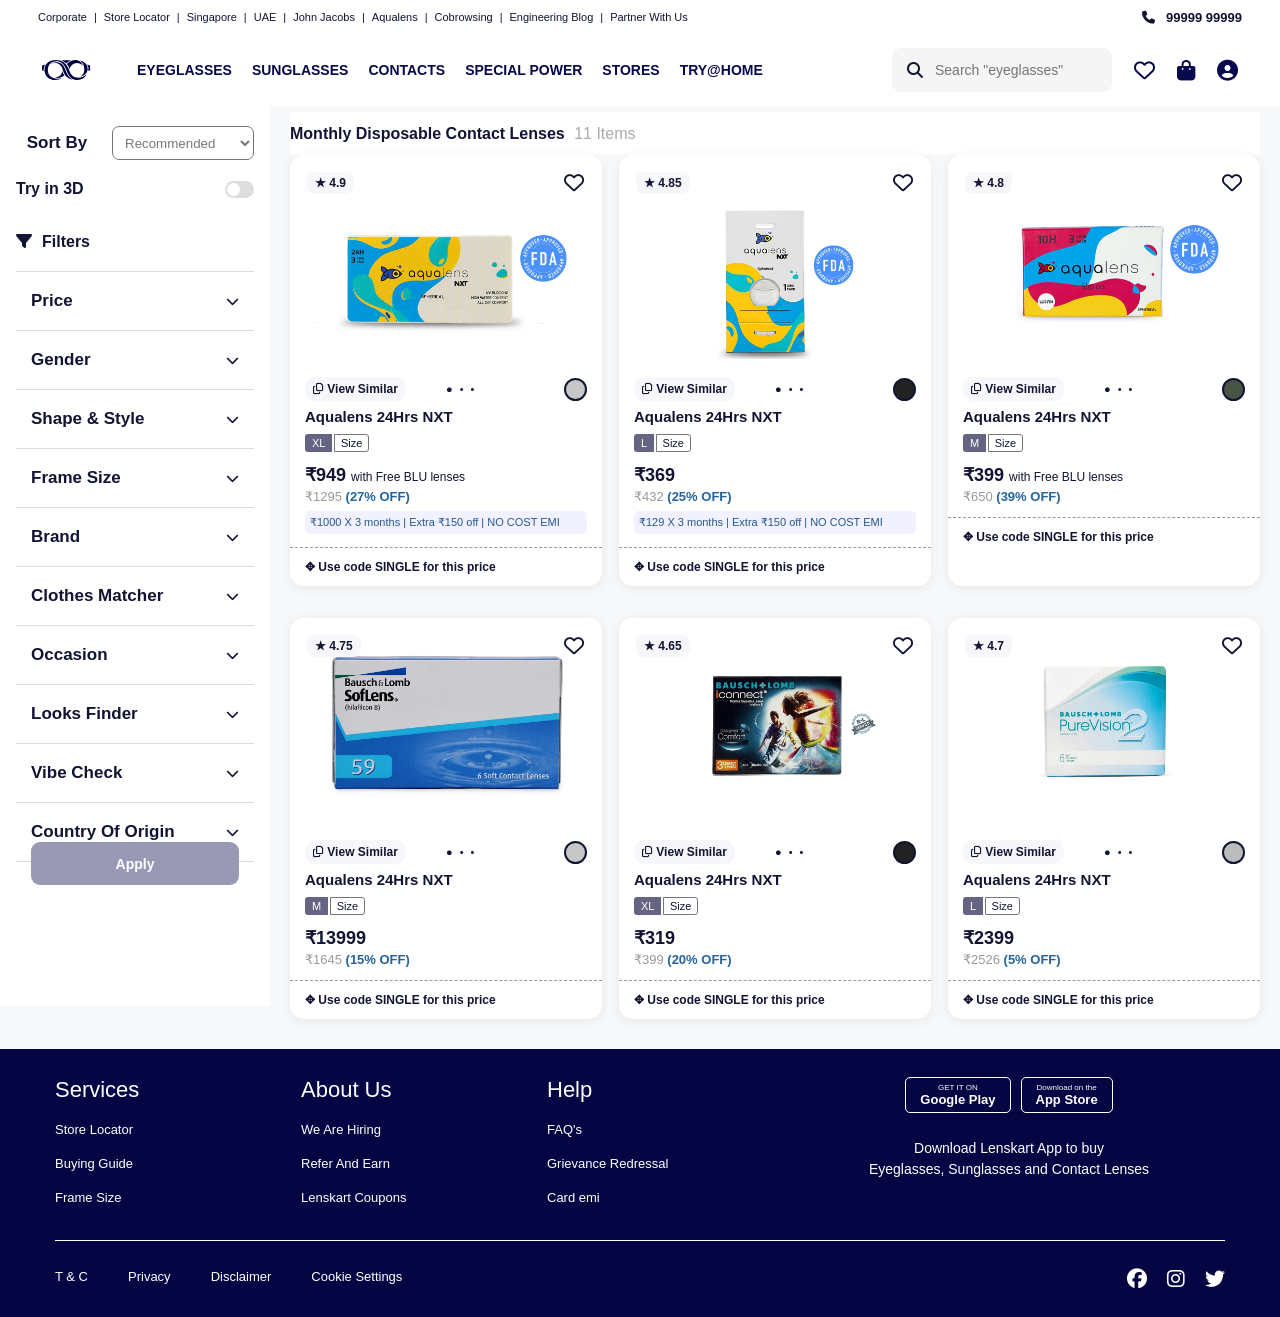
<file: contacts_products.html>
<!DOCTYPE html>
<html lang="en">

<head>
    <meta charset="UTF-8">
    <meta name="viewport" content="width=device-width, initial-scale=1.0">

    <title>Lenskart - Contacts</title>

    <link rel="stylesheet" href="./common_products.css">
    <link rel="stylesheet" href="https://cdnjs.cloudflare.com/ajax/libs/font-awesome/6.5.2/css/all.min.css">

</head>

<body>

    <!--  TOP BAR  -->

    <div class="top-bar">

        <div class="top-left">
            <a href="#">Corporate</a>
            <span>|</span>

            <a href="#">Store Locator</a>
            <span>|</span>

            <a href="#">Singapore</a>
            <span>|</span>

            <a href="#">UAE</a>
            <span>|</span>

            <a href="#">John Jacobs</a>
            <span>|</span>

            <a href="#">Aqualens</a>
            <span>|</span>

            <a href="#">Cobrowsing</a>
            <span>|</span>

            <a href="#">Engineering Blog</a>
            <span>|</span>

            <a href="#">Partner With Us</a>
        </div>

        <div class="top-right">
            <i class="fa-solid fa-phone"></i>
            99999 99999
        </div>

    </div>


    <!--  NAVBAR  -->

    <header class="navbar">

        <div class="nav-left">

            <div class="logo">
                <img src="./images/logo.svg" alt="logo">
            </div>

            <!-- EYEGLASSES -->

            <div class="nav-item">

                <a href="#">EYEGLASSES</a>
                <a href="#">SUNGLASSES</a>
                <a href="#">CONTACTS</a>
                <a href="#">SPECIAL POWER</a>
                <a href="#">STORES</a>
                <a href="#">TRY@HOME</a>

            </div>

        </div>


        <!-- NAV RIGHT -->

        <div class="nav-right">

            <div class="search-box">

                <i class="fa-solid fa-magnifying-glass"></i>

                <input type="text" placeholder='Search "eyeglasses"'>

            </div>

            <i class="fa-regular fa-heart nav-icon"></i>

            <i class="fa-solid fa-bag-shopping nav-icon"></i>

            <i class="fa-solid fa-circle-user nav-icon"></i>

        </div>

    </header>


    <!--  MAIN PRODUCT AREA  -->

    <main class="product-area">


        <!--    LEFT FILTER    -->

        <aside class="filter-sidebar">

            <div class="sort-box">

                <div class="sort-title">

                    <span>
                        <i class="fa-solid fa-arrow-down-up"></i>
                        Sort By
                    </span>

                    <select>
                        <option>Recommended</option>
                        <option>Price Low to High</option>
                        <option>Price High to Low</option>
                        <option>New Arrivals</option>
                    </select>

                </div>

            </div>


            <div class="try3d">

                <span>Try in 3D</span>

                <label class="switch">
                    <input type="checkbox">
                    <span class="slider"></span>
                </label>

            </div>


            <div class="filter-heading">

                <i class="fa-solid fa-filter"></i>

                <span>Filters</span>

            </div>


            <div class="filter-list">

                <div class="filter-item">
                    <span>Price</span>
                    <i class="fa-solid fa-chevron-down"></i>
                </div>

                <div class="filter-item">
                    <span>Gender</span>
                    <i class="fa-solid fa-chevron-down"></i>
                </div>

                <div class="filter-item">
                    <span>Shape & Style</span>
                    <i class="fa-solid fa-chevron-down"></i>
                </div>

                <div class="filter-item">
                    <span>Frame Size</span>
                    <i class="fa-solid fa-chevron-down"></i>
                </div>

                <div class="filter-item">
                    <span>Brand</span>
                    <i class="fa-solid fa-chevron-down"></i>
                </div>

                <div class="filter-item">
                    <span>Clothes Matcher</span>
                    <i class="fa-solid fa-chevron-down"></i>
                </div>

                <div class="filter-item">
                    <span>Occasion</span>
                    <i class="fa-solid fa-chevron-down"></i>
                </div>

                <div class="filter-item">
                    <span>Looks Finder</span>
                    <i class="fa-solid fa-chevron-down"></i>
                </div>

                <div class="filter-item">
                    <span>Vibe Check</span>
                    <i class="fa-solid fa-chevron-down"></i>
                </div>

                <div class="filter-item">
                    <span>Country Of Origin</span>
                    <i class="fa-solid fa-chevron-down"></i>
                </div>

            </div>


            <button class="apply-btn">
                Apply
            </button>

        </aside>


        <!--   PRODUCTS   -->

        <section class="products-section">

            <div class="products-heading">

                <h2>
                    Monthly Disposable Contact Lenses
                    <span>11 Items</span>
                </h2>

            </div>


            <div class="products-grid">


                <!-- PRODUCT 1 -->

                <div class="product-card">

                    <div class="product-image">

                        <span class="rating">★ 4.9</span>

                        <i class="fa-regular fa-heart wishlist"></i>

                        <img src="./images/contacts products/1.webp" alt="Eyeglasses">

                    </div>

                    <div class="similar">
                        <span>
                            <i class="fa-regular fa-copy"></i>
                            View Similar
                        </span>

                        <div class="dots">
                            ● • •
                        </div>

                        <div class="color"></div>
                    </div>

                    <div class="product-details">

                        <h3>Aqualens 24Hrs NXT</h3>

                        <span class="size">XL</span>
                        <span class="size-text">Size</span>

                        <p class="price">
                            ₹949
                            <small>with Free BLU lenses</small>
                        </p>

                        <p class="old-price">
                            ₹1295
                            <span>(27% OFF)</span>
                        </p>

                        <div class="offer">
                            ₹1000 X 3 months | Extra ₹150 off | NO COST EMI
                        </div>

                    </div>

                    <div class="coupon">
                        ✥ Use code SINGLE for this price
                    </div>

                </div>


                <!-- PRODUCT 2 -->

                <div class="product-card">

                    <div class="product-image">

                        <span class="rating">★ 4.85</span>

                        <i class="fa-regular fa-heart wishlist"></i>

                        <img src="./images/contacts products/2.webp" alt="Eyeglasses">

                    </div>

                    <div class="similar">
                        <span>
                            <i class="fa-regular fa-copy"></i>
                            View Similar
                        </span>

                        <div class="dots">
                            ● • •
                        </div>

                        <div class="color black"></div>
                    </div>

                    <div class="product-details">

                        <h3>Aqualens 24Hrs NXT</h3>

                        <span class="size">L</span>
                        <span class="size-text">Size</span>

                        <p class="price">
                            ₹369
                        </p>

                        <p class="old-price">
                            ₹432
                            <span>(25% OFF)</span>
                        </p>

                        <div class="offer">
                            ₹129 X 3 months | Extra ₹150 off | NO COST EMI
                        </div>

                    </div>

                    <div class="coupon">
                        ✥ Use code SINGLE for this price
                    </div>

                </div>


                <!-- PRODUCT 3 -->

                <div class="product-card">

                    <div class="product-image">

                        <span class="rating">★ 4.8</span>

                        <i class="fa-regular fa-heart wishlist"></i>

                        <img src="./images/contacts products/3.webp" alt="Eyeglasses">

                    </div>

                    <div class="similar">

                        <span>
                            <i class="fa-regular fa-copy"></i>
                            View Similar
                        </span>

                        <div class="dots">
                            ● • •
                        </div>

                        <div class="color green"></div>

                    </div>

                    <div class="product-details">

                        <h3>Aqualens 24Hrs NXT</h3>

                        <span class="size">M</span>
                        <span class="size-text">Size</span>

                        <p class="price">
                            ₹399
                            <small>with Free BLU lenses</small>
                        </p>

                        <p class="old-price">
                            ₹650
                            <span>(39% OFF)</span>
                        </p>

                    </div>

                    <div class="coupon">
                        ✥ Use code SINGLE for this price
                    </div>

                </div>


                <!-- PRODUCT 4 -->

                <div class="product-card">

                    <div class="product-image">

                        <span class="rating">★ 4.75</span>

                        <i class="fa-regular fa-heart wishlist"></i>

                        <img src="./images/contacts products/4.webp" alt="Eyeglasses">

                    </div>

                    <div class="similar">

                        <span>
                            <i class="fa-regular fa-copy"></i>
                            View Similar
                        </span>

                        <div class="dots">
                            ● • •
                        </div>

                        <div class="color"></div>

                    </div>

                    <div class="product-details">

                        <h3>Aqualens 24Hrs NXT</h3>

                        <span class="size">M</span>
                        <span class="size-text">Size</span>

                        <p class="price">
                            ₹13999
                        </p>

                        <p class="old-price">
                            ₹1645
                            <span>(15% OFF)</span>
                        </p>

                    </div>

                    <div class="coupon">
                        ✥ Use code SINGLE for this price
                    </div>

                </div>


                <!-- PRODUCT 5 -->

                <div class="product-card">

                    <div class="product-image">

                        <span class="rating">★ 4.65</span>

                        <i class="fa-regular fa-heart wishlist"></i>

                        <img src="./images/contacts products/5.webp" alt="Eyeglasses">

                    </div>

                    <div class="similar">

                        <span>
                            <i class="fa-regular fa-copy"></i>
                            View Similar
                        </span>

                        <div class="dots">
                            ● • •
                        </div>

                        <div class="color black"></div>

                    </div>

                    <div class="product-details">

                        <h3>Aqualens 24Hrs NXT</h3>

                        <span class="size">XL</span>
                        <span class="size-text">Size</span>

                        <p class="price">
                            ₹319
                        </p>

                        <p class="old-price">
                            ₹399
                            <span>(20% OFF)</span>
                        </p>

                    </div>

                    <div class="coupon">
                        ✥ Use code SINGLE for this price
                    </div>

                </div>


                <!-- PRODUCT 6 -->

                <div class="product-card">

                    <div class="product-image">

                        <span class="rating">★ 4.7</span>

                        <i class="fa-regular fa-heart wishlist"></i>

                        <img src="./images/contacts products/6.webp" alt="Eyeglasses">

                    </div>

                    <div class="similar">

                        <span>
                            <i class="fa-regular fa-copy"></i>
                            View Similar
                        </span>

                        <div class="dots">
                            ● • •
                        </div>

                        <div class="color grey"></div>

                    </div>

                    <div class="product-details">

                        <h3>Aqualens 24Hrs NXT</h3>

                        <span class="size">L</span>
                        <span class="size-text">Size</span>

                        <p class="price">
                            ₹2399
                        </p>

                        <p class="old-price">
                            ₹2526
                            <span>(5% OFF)</span>
                        </p>

                    </div>

                    <div class="coupon">
                        ✥ Use code SINGLE for this price
                    </div>

                </div>

            </div>

        </section>

    </main>


    <!--   FOOTER   -->

    <footer class="footer">

        <div class="footer-top">

            <div class="footer-column">

                <h3>Services</h3>

                <a href="#">Store Locator</a>
                <a href="#">Buying Guide</a>
                <a href="#">Frame Size</a>

            </div>


            <div class="footer-column">

                <h3>About Us</h3>

                <a href="#">We Are Hiring</a>
                <a href="#">Refer And Earn</a>
                <a href="#">Lenskart Coupons</a>

            </div>


            <div class="footer-column">

                <h3>Help</h3>

                <a href="#">FAQ's</a>
                <a href="#">Grievance Redressal</a>
                <a href="#">Card emi</a>

            </div>


            <div class="app-section">

                <div class="app-buttons">

                    <div class="app-button">
                        <small>GET IT ON</small>
                        <strong>Google Play</strong>
                    </div>

                    <div class="app-button">
                        <small>Download on the</small>
                        <strong>App Store</strong>
                    </div>

                </div>

                <p>
                    Download Lenskart App to buy<br>
                    Eyeglasses, Sunglasses and Contact Lenses
                </p>

            </div>

        </div>


        <div class="footer-bottom">

            <div class="footer-links">

                <a href="#">T & C</a>
                <a href="#">Privacy</a>
                <a href="#">Disclaimer</a>
                <a href="#">Cookie Settings</a>

            </div>

            <div class="social-icons">

                <i class="fa-brands fa-facebook"></i>
                <i class="fa-brands fa-instagram"></i>
                <i class="fa-brands fa-twitter"></i>

            </div>

        </div>

    </footer>

</body>

</html>
</file>
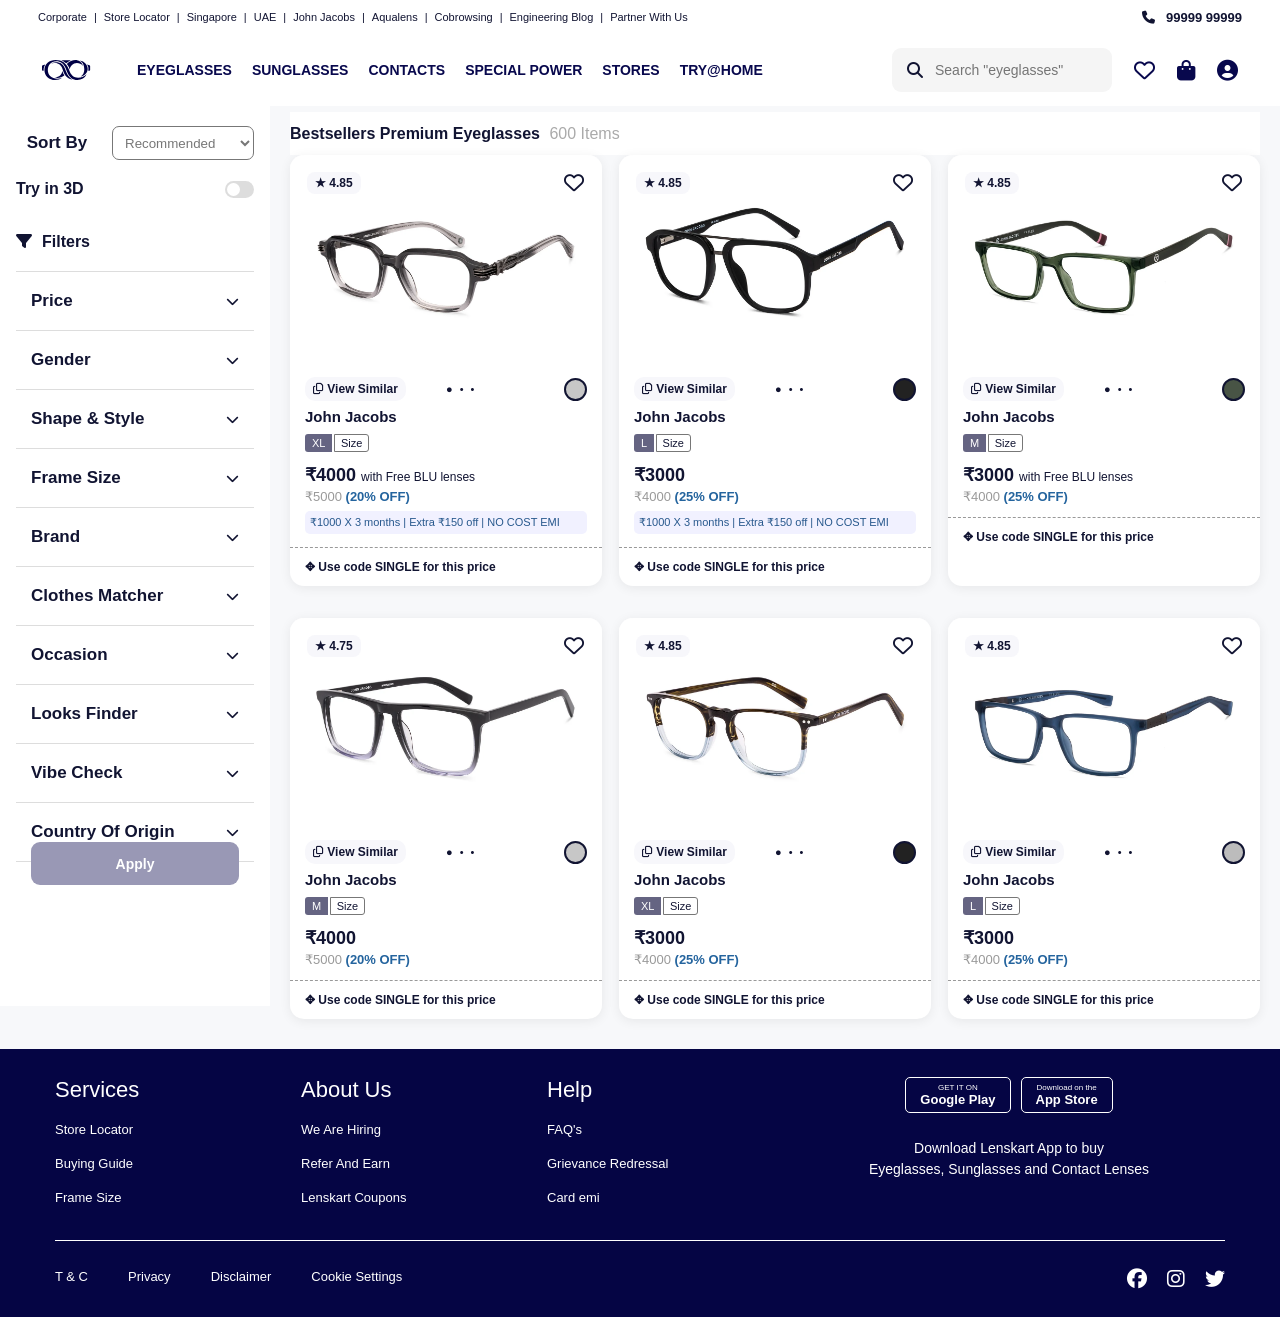
<file: eyeglass_products.html>
<!DOCTYPE html>
<html lang="en">

<head>
    <meta charset="UTF-8">
    <meta name="viewport" content="width=device-width, initial-scale=1.0">

    <title>Lenskart - Eyeglasses</title>

    <link rel="stylesheet" href="./common_products.css">
    <link rel="stylesheet" href="https://cdnjs.cloudflare.com/ajax/libs/font-awesome/6.5.2/css/all.min.css">

</head>

<body>

    <!--  TOP BAR  -->

    <div class="top-bar">

        <div class="top-left">
            <a href="#">Corporate</a>
            <span>|</span>

            <a href="#">Store Locator</a>
            <span>|</span>

            <a href="#">Singapore</a>
            <span>|</span>

            <a href="#">UAE</a>
            <span>|</span>

            <a href="#">John Jacobs</a>
            <span>|</span>

            <a href="#">Aqualens</a>
            <span>|</span>

            <a href="#">Cobrowsing</a>
            <span>|</span>

            <a href="#">Engineering Blog</a>
            <span>|</span>

            <a href="#">Partner With Us</a>
        </div>

        <div class="top-right">
            <i class="fa-solid fa-phone"></i>
            99999 99999
        </div>

    </div>


    <!--   NAVBAR   -->

    <header class="navbar">

        <div class="nav-left">

            <div class="logo">
                <img src="./images/logo.svg" alt="logo">
            </div>

            <!-- EYEGLASSES -->

            <div class="nav-item">

                <a href="#">EYEGLASSES</a>
                <a href="#">SUNGLASSES</a>
                <a href="#">CONTACTS</a>
                <a href="#">SPECIAL POWER</a>
                <a href="#">STORES</a>
                <a href="#">TRY@HOME</a>

            </div>

        </div>


        <!-- NAV RIGHT -->

        <div class="nav-right">

            <div class="search-box">

                <i class="fa-solid fa-magnifying-glass"></i>

                <input type="text" placeholder='Search "eyeglasses"'>

            </div>

            <i class="fa-regular fa-heart nav-icon"></i>

            <i class="fa-solid fa-bag-shopping nav-icon"></i>

            <i class="fa-solid fa-circle-user nav-icon"></i>

        </div>

    </header>


    <!-- MAIN PRODUCT AREA -->

    <main class="product-area">

        <aside class="filter-sidebar">

            <div class="sort-box">

                <div class="sort-title">

                    <span>
                        <i class="fa-solid fa-arrow-down-up"></i>
                        Sort By
                    </span>

                    <select>
                        <option>Recommended</option>
                        <option>Price Low to High</option>
                        <option>Price High to Low</option>
                        <option>New Arrivals</option>
                    </select>

                </div>

            </div>


            <div class="try3d">

                <span>Try in 3D</span>

                <label class="switch">
                    <input type="checkbox">
                    <span class="slider"></span>
                </label>

            </div>


            <div class="filter-heading">

                <i class="fa-solid fa-filter"></i>

                <span>Filters</span>

            </div>


            <div class="filter-list">

                <div class="filter-item">
                    <span>Price</span>
                    <i class="fa-solid fa-chevron-down"></i>
                </div>

                <div class="filter-item">
                    <span>Gender</span>
                    <i class="fa-solid fa-chevron-down"></i>
                </div>

                <div class="filter-item">
                    <span>Shape & Style</span>
                    <i class="fa-solid fa-chevron-down"></i>
                </div>

                <div class="filter-item">
                    <span>Frame Size</span>
                    <i class="fa-solid fa-chevron-down"></i>
                </div>

                <div class="filter-item">
                    <span>Brand</span>
                    <i class="fa-solid fa-chevron-down"></i>
                </div>

                <div class="filter-item">
                    <span>Clothes Matcher</span>
                    <i class="fa-solid fa-chevron-down"></i>
                </div>

                <div class="filter-item">
                    <span>Occasion</span>
                    <i class="fa-solid fa-chevron-down"></i>
                </div>

                <div class="filter-item">
                    <span>Looks Finder</span>
                    <i class="fa-solid fa-chevron-down"></i>
                </div>

                <div class="filter-item">
                    <span>Vibe Check</span>
                    <i class="fa-solid fa-chevron-down"></i>
                </div>

                <div class="filter-item">
                    <span>Country Of Origin</span>
                    <i class="fa-solid fa-chevron-down"></i>
                </div>

            </div>


            <button class="apply-btn">
                Apply
            </button>

        </aside>


        <!--   PRODUCTS  -->

        <section class="products-section">

            <div class="products-heading">

                <h2>
                    Bestsellers Premium Eyeglasses
                    <span>600 Items</span>
                </h2>

            </div>


            <div class="products-grid">


                <!-- PRODUCT 1 -->

                <div class="product-card">

                    <div class="product-image">

                        <span class="rating">★ 4.85</span>

                        <i class="fa-regular fa-heart wishlist"></i>

                        <img src="./images/Eyeglass products/1.webp" alt="Eyeglasses">

                    </div>

                    <div class="similar">
                        <span>
                            <i class="fa-regular fa-copy"></i>
                            View Similar
                        </span>

                        <div class="dots">
                            ● • •
                        </div>

                        <div class="color"></div>
                    </div>

                    <div class="product-details">

                        <h3>John Jacobs</h3>

                        <span class="size">XL</span>
                        <span class="size-text">Size</span>

                        <p class="price">
                            ₹4000
                            <small>with Free BLU lenses</small>
                        </p>

                        <p class="old-price">
                            ₹5000
                            <span>(20% OFF)</span>
                        </p>

                        <div class="offer">
                            ₹1000 X 3 months | Extra ₹150 off | NO COST EMI
                        </div>

                    </div>

                    <div class="coupon">
                        ✥ Use code SINGLE for this price
                    </div>

                </div>


                <!-- PRODUCT 2 -->

                <div class="product-card">

                    <div class="product-image">

                        <span class="rating">★ 4.85</span>

                        <i class="fa-regular fa-heart wishlist"></i>

                        <img src="./images/Eyeglass products/2.webp" alt="Eyeglasses">

                    </div>

                    <div class="similar">
                        <span>
                            <i class="fa-regular fa-copy"></i>
                            View Similar
                        </span>

                        <div class="dots">
                            ● • •
                        </div>

                        <div class="color black"></div>
                    </div>

                    <div class="product-details">

                        <h3>John Jacobs</h3>

                        <span class="size">L</span>
                        <span class="size-text">Size</span>

                        <p class="price">
                            ₹3000
                        </p>

                        <p class="old-price">
                            ₹4000
                            <span>(25% OFF)</span>
                        </p>

                        <div class="offer">
                            ₹1000 X 3 months | Extra ₹150 off | NO COST EMI
                        </div>

                    </div>

                    <div class="coupon">
                        ✥ Use code SINGLE for this price
                    </div>

                </div>


                <!-- PRODUCT 3 -->

                <div class="product-card">

                    <div class="product-image">

                        <span class="rating">★ 4.85</span>

                        <i class="fa-regular fa-heart wishlist"></i>

                        <img src="./images/Eyeglass products/3.webp" alt="Eyeglasses">

                    </div>

                    <div class="similar">

                        <span>
                            <i class="fa-regular fa-copy"></i>
                            View Similar
                        </span>

                        <div class="dots">
                            ● • •
                        </div>

                        <div class="color green"></div>

                    </div>

                    <div class="product-details">

                        <h3>John Jacobs</h3>

                        <span class="size">M</span>
                        <span class="size-text">Size</span>

                        <p class="price">
                            ₹3000
                            <small>with Free BLU lenses</small>
                        </p>

                        <p class="old-price">
                            ₹4000
                            <span>(25% OFF)</span>
                        </p>

                    </div>

                    <div class="coupon">
                        ✥ Use code SINGLE for this price
                    </div>

                </div>


                <!-- PRODUCT 4 -->

                <div class="product-card">

                    <div class="product-image">

                        <span class="rating">★ 4.75</span>

                        <i class="fa-regular fa-heart wishlist"></i>

                        <img src="./images/Eyeglass products/4.webp" alt="Eyeglasses">

                    </div>

                    <div class="similar">

                        <span>
                            <i class="fa-regular fa-copy"></i>
                            View Similar
                        </span>

                        <div class="dots">
                            ● • •
                        </div>

                        <div class="color"></div>

                    </div>

                    <div class="product-details">

                        <h3>John Jacobs</h3>

                        <span class="size">M</span>
                        <span class="size-text">Size</span>

                        <p class="price">
                            ₹4000
                        </p>

                        <p class="old-price">
                            ₹5000
                            <span>(20% OFF)</span>
                        </p>

                    </div>

                    <div class="coupon">
                        ✥ Use code SINGLE for this price
                    </div>

                </div>


                <!-- PRODUCT 5 -->

                <div class="product-card">

                    <div class="product-image">

                        <span class="rating">★ 4.85</span>

                        <i class="fa-regular fa-heart wishlist"></i>

                        <img src="./images/Eyeglass products/5.webp" alt="Eyeglasses">

                    </div>

                    <div class="similar">

                        <span>
                            <i class="fa-regular fa-copy"></i>
                            View Similar
                        </span>

                        <div class="dots">
                            ● • •
                        </div>

                        <div class="color black"></div>

                    </div>

                    <div class="product-details">

                        <h3>John Jacobs</h3>

                        <span class="size">XL</span>
                        <span class="size-text">Size</span>

                        <p class="price">
                            ₹3000
                        </p>

                        <p class="old-price">
                            ₹4000
                            <span>(25% OFF)</span>
                        </p>

                    </div>

                    <div class="coupon">
                        ✥ Use code SINGLE for this price
                    </div>

                </div>


                <!-- PRODUCT 6 -->

                <div class="product-card">

                    <div class="product-image">

                        <span class="rating">★ 4.85</span>

                        <i class="fa-regular fa-heart wishlist"></i>

                        <img src="./images/Eyeglass products/6.webp" alt="Eyeglasses">

                    </div>

                    <div class="similar">

                        <span>
                            <i class="fa-regular fa-copy"></i>
                            View Similar
                        </span>

                        <div class="dots">
                            ● • •
                        </div>

                        <div class="color grey"></div>

                    </div>

                    <div class="product-details">

                        <h3>John Jacobs</h3>

                        <span class="size">L</span>
                        <span class="size-text">Size</span>

                        <p class="price">
                            ₹3000
                        </p>

                        <p class="old-price">
                            ₹4000
                            <span>(25% OFF)</span>
                        </p>

                    </div>

                    <div class="coupon">
                        ✥ Use code SINGLE for this price
                    </div>

                </div>

            </div>

        </section>

    </main>


    <!--   FOOTER   -->

    <footer class="footer">

        <div class="footer-top">

            <div class="footer-column">

                <h3>Services</h3>

                <a href="#">Store Locator</a>
                <a href="#">Buying Guide</a>
                <a href="#">Frame Size</a>

            </div>


            <div class="footer-column">

                <h3>About Us</h3>

                <a href="#">We Are Hiring</a>
                <a href="#">Refer And Earn</a>
                <a href="#">Lenskart Coupons</a>

            </div>


            <div class="footer-column">

                <h3>Help</h3>

                <a href="#">FAQ's</a>
                <a href="#">Grievance Redressal</a>
                <a href="#">Card emi</a>

            </div>


            <div class="app-section">

                <div class="app-buttons">

                    <div class="app-button">
                        <small>GET IT ON</small>
                        <strong>Google Play</strong>
                    </div>

                    <div class="app-button">
                        <small>Download on the</small>
                        <strong>App Store</strong>
                    </div>

                </div>

                <p>
                    Download Lenskart App to buy<br>
                    Eyeglasses, Sunglasses and Contact Lenses
                </p>

            </div>

        </div>


        <div class="footer-bottom">

            <div class="footer-links">

                <a href="#">T & C</a>
                <a href="#">Privacy</a>
                <a href="#">Disclaimer</a>
                <a href="#">Cookie Settings</a>

            </div>

            <div class="social-icons">

                <i class="fa-brands fa-facebook"></i>
                <i class="fa-brands fa-instagram"></i>
                <i class="fa-brands fa-twitter"></i>

            </div>

        </div>

    </footer>

</body>

</html>
</file>
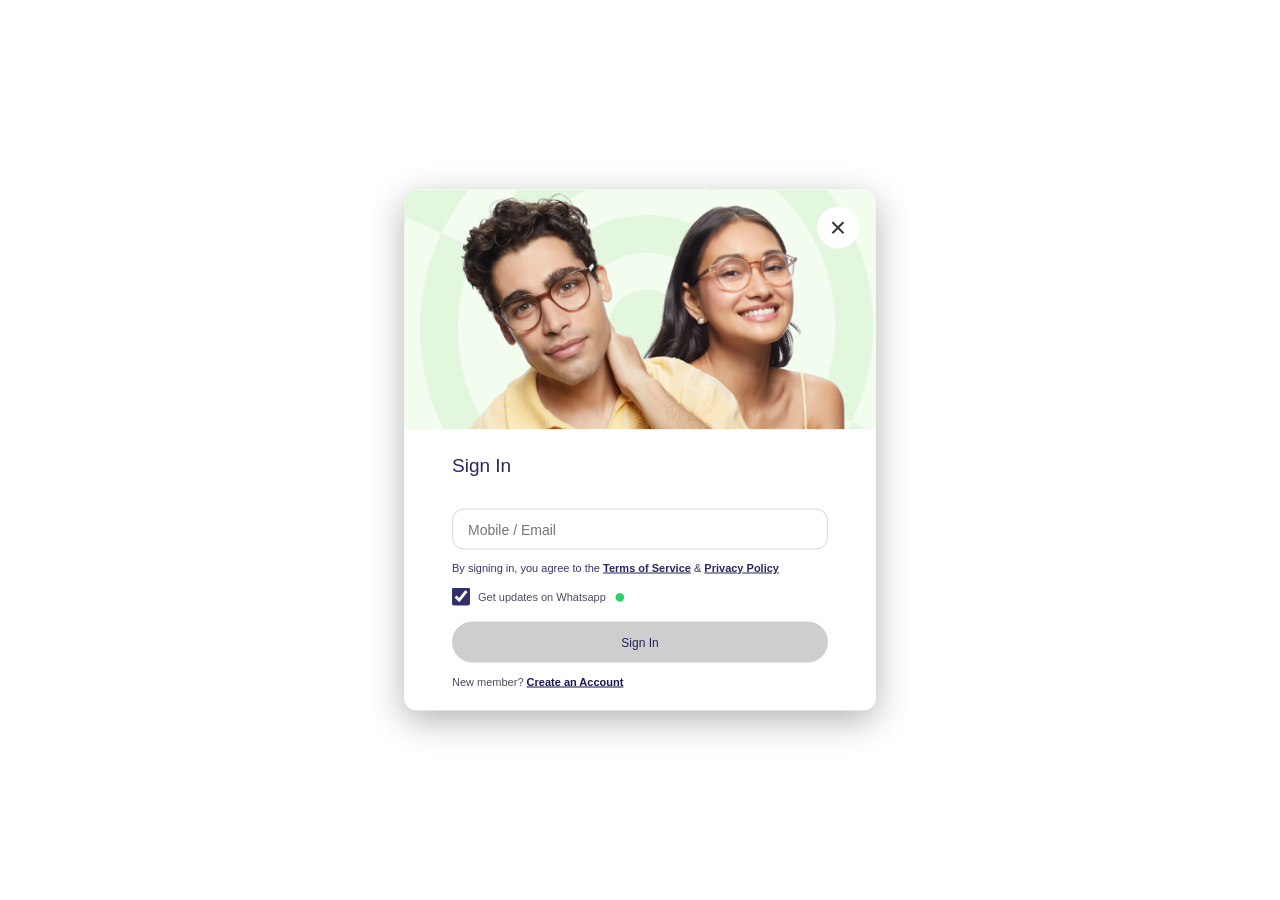
<file: login_page.html>
<!DOCTYPE html>
<html lang="en">

<head>
    <meta charset="UTF-8">
    <meta name="viewport" content="width=device-width, initial-scale=1.0">
    <title>Sign In</title>
    <link rel="stylesheet" href="./login_page.css">
</head>

<body>


    <div class="login-box">

        <div class="login-image">
            <img src="./images/login.svg" alt="Eyewear">

            <button class="close-btn">×</button>
        </div>

        <div class="login-content">

            <h2>Sign In</h2>

            <input type="text" class="input-box" placeholder="Mobile / Email">

            <p class="terms">
                By signing in, you agree to the
                <a href="#">Terms of Service</a>
                &
                <a href="#">Privacy Policy</a>
            </p>

            <label class="whatsapp">
                <input type="checkbox" checked>
                <span>Get updates on Whatsapp</span>
                <span class="whatsapp-icon">●</span>
            </label>

            <button class="signin-btn">
                Sign In
            </button>

            <p class="account">
                New member?
                <a href="#">Create an Account</a>
            </p>

        </div>

    </div>

</body>

</html>
</file>
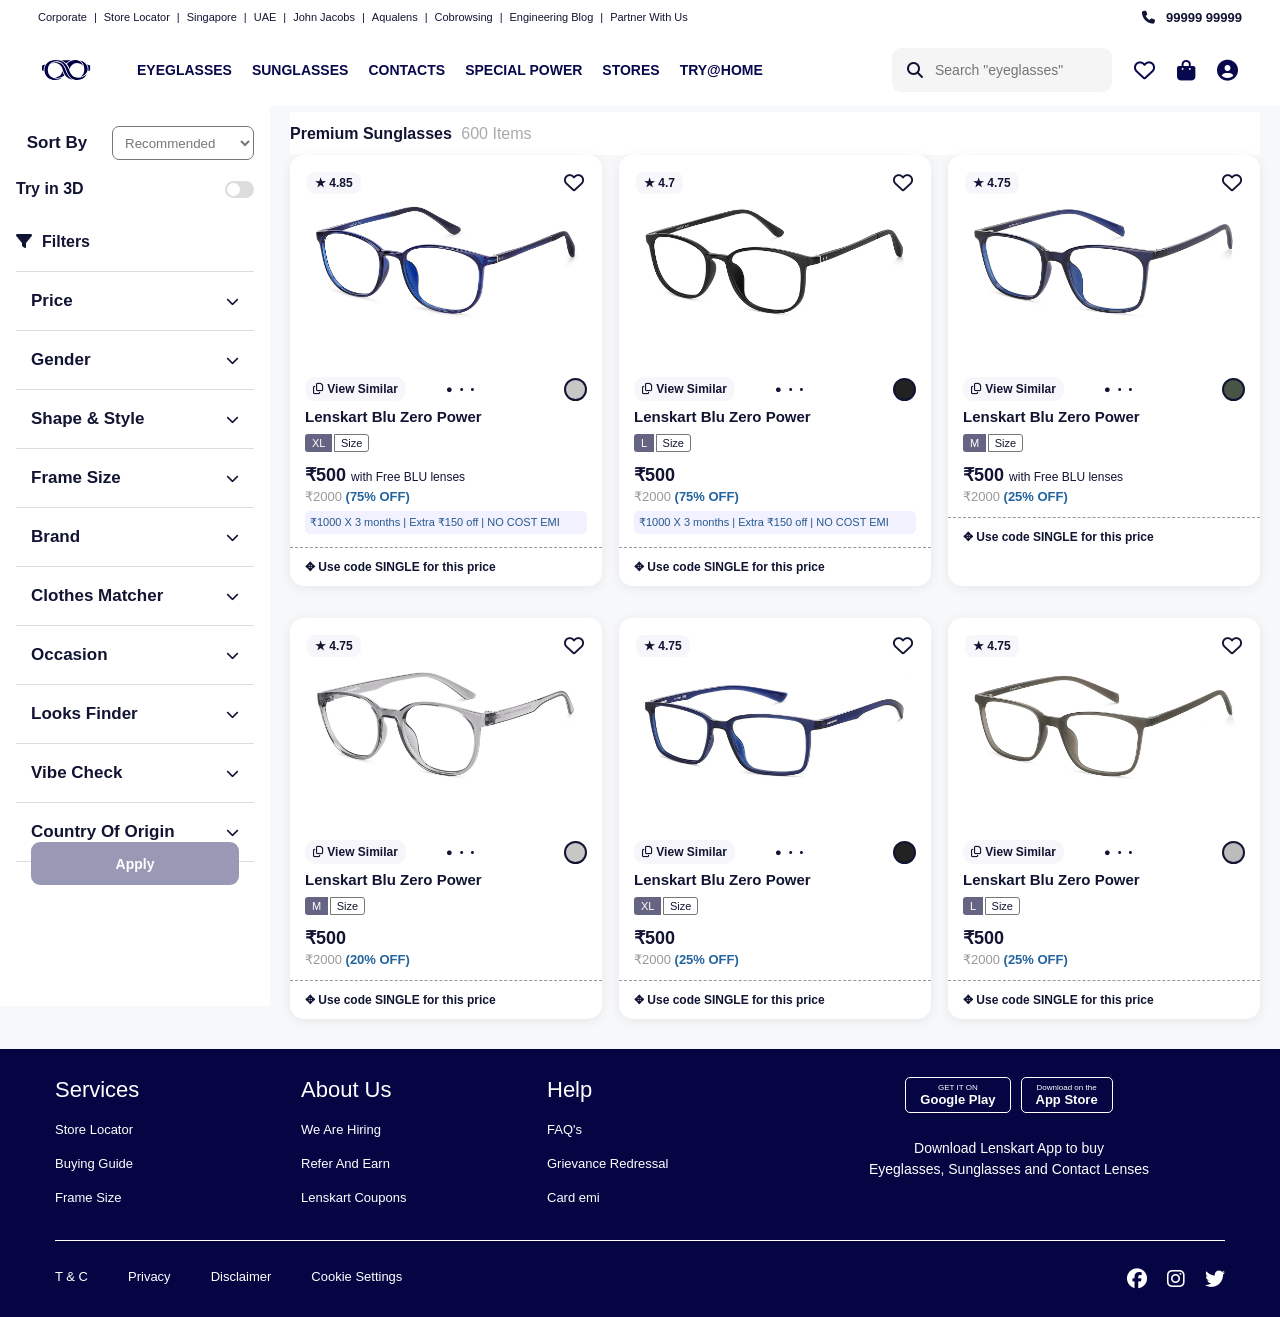
<file: specialpower_products.html>
<!DOCTYPE html>
<html lang="en">

<head>
    <meta charset="UTF-8">
    <meta name="viewport" content="width=device-width, initial-scale=1.0">

    <title>Lenskart - Special Power</title>

    <link rel="stylesheet" href="./common_products.css">

    <!-- Font Awesome -->
    <link rel="stylesheet" href="https://cdnjs.cloudflare.com/ajax/libs/font-awesome/6.5.2/css/all.min.css">
</head>

<body>

    <!-- TOP BAR  -->

    <div class="top-bar">

        <div class="top-left">
            <a href="#">Corporate</a>
            <span>|</span>

            <a href="#">Store Locator</a>
            <span>|</span>

            <a href="#">Singapore</a>
            <span>|</span>

            <a href="#">UAE</a>
            <span>|</span>

            <a href="#">John Jacobs</a>
            <span>|</span>

            <a href="#">Aqualens</a>
            <span>|</span>

            <a href="#">Cobrowsing</a>
            <span>|</span>

            <a href="#">Engineering Blog</a>
            <span>|</span>

            <a href="#">Partner With Us</a>
        </div>

        <div class="top-right">
            <i class="fa-solid fa-phone"></i>
            99999 99999
        </div>

    </div>


    <!--  NAVBAR  -->

    <header class="navbar">

        <div class="nav-left">

            <div class="logo">
                <img src="./images/logo.svg" alt="logo">
            </div>

            <!-- EYEGLASSES -->

            <div class="nav-item">

                <a href="#">EYEGLASSES</a>
                <a href="#">SUNGLASSES</a>
                <a href="#">CONTACTS</a>
                <a href="#">SPECIAL POWER</a>
                <a href="#">STORES</a>
                <a href="#">TRY@HOME</a>

            </div>

        </div>


        <!-- NAV RIGHT -->

        <div class="nav-right">

            <div class="search-box">

                <i class="fa-solid fa-magnifying-glass"></i>

                <input type="text" placeholder='Search "eyeglasses"'>

            </div>

            <i class="fa-regular fa-heart nav-icon"></i>

            <i class="fa-solid fa-bag-shopping nav-icon"></i>

            <i class="fa-solid fa-circle-user nav-icon"></i>

        </div>

    </header>


    <!--  MAIN PRODUCT AREA  -->

    <main class="product-area">


        <aside class="filter-sidebar">

            <div class="sort-box">

                <div class="sort-title">

                    <span>
                        <i class="fa-solid fa-arrow-down-up"></i>
                        Sort By
                    </span>

                    <select>
                        <option>Recommended</option>
                        <option>Price Low to High</option>
                        <option>Price High to Low</option>
                        <option>New Arrivals</option>
                    </select>

                </div>

            </div>


            <div class="try3d">

                <span>Try in 3D</span>

                <label class="switch">
                    <input type="checkbox">
                    <span class="slider"></span>
                </label>

            </div>


            <div class="filter-heading">

                <i class="fa-solid fa-filter"></i>

                <span>Filters</span>

            </div>


            <div class="filter-list">

                <div class="filter-item">
                    <span>Price</span>
                    <i class="fa-solid fa-chevron-down"></i>
                </div>

                <div class="filter-item">
                    <span>Gender</span>
                    <i class="fa-solid fa-chevron-down"></i>
                </div>

                <div class="filter-item">
                    <span>Shape & Style</span>
                    <i class="fa-solid fa-chevron-down"></i>
                </div>

                <div class="filter-item">
                    <span>Frame Size</span>
                    <i class="fa-solid fa-chevron-down"></i>
                </div>

                <div class="filter-item">
                    <span>Brand</span>
                    <i class="fa-solid fa-chevron-down"></i>
                </div>

                <div class="filter-item">
                    <span>Clothes Matcher</span>
                    <i class="fa-solid fa-chevron-down"></i>
                </div>

                <div class="filter-item">
                    <span>Occasion</span>
                    <i class="fa-solid fa-chevron-down"></i>
                </div>

                <div class="filter-item">
                    <span>Looks Finder</span>
                    <i class="fa-solid fa-chevron-down"></i>
                </div>

                <div class="filter-item">
                    <span>Vibe Check</span>
                    <i class="fa-solid fa-chevron-down"></i>
                </div>

                <div class="filter-item">
                    <span>Country Of Origin</span>
                    <i class="fa-solid fa-chevron-down"></i>
                </div>

            </div>


            <button class="apply-btn">
                Apply
            </button>

        </aside>


        <!--  PRODUCTS  -->

        <section class="products-section">

            <div class="products-heading">

                <h2>
                    Premium Sunglasses
                    <span>600 Items</span>
                </h2>

            </div>


            <div class="products-grid">


                <!-- PRODUCT 1 -->

                <div class="product-card">

                    <div class="product-image">

                        <span class="rating">★ 4.85</span>

                        <i class="fa-regular fa-heart wishlist"></i>

                        <img src="./images/specialpower products/1.webp" alt="Eyeglasses">

                    </div>

                    <div class="similar">
                        <span>
                            <i class="fa-regular fa-copy"></i>
                            View Similar
                        </span>

                        <div class="dots">
                            ● • •
                        </div>

                        <div class="color"></div>
                    </div>

                    <div class="product-details">

                        <h3>Lenskart Blu Zero Power</h3>

                        <span class="size">XL</span>
                        <span class="size-text">Size</span>

                        <p class="price">
                            ₹500
                            <small>with Free BLU lenses</small>
                        </p>

                        <p class="old-price">
                            ₹2000
                            <span>(75% OFF)</span>
                        </p>

                        <div class="offer">
                            ₹1000 X 3 months | Extra ₹150 off | NO COST EMI
                        </div>

                    </div>

                    <div class="coupon">
                        ✥ Use code SINGLE for this price
                    </div>

                </div>


                <!-- PRODUCT 2 -->

                <div class="product-card">

                    <div class="product-image">

                        <span class="rating">★ 4.7</span>

                        <i class="fa-regular fa-heart wishlist"></i>

                        <img src="./images/specialpower products/2.webp" alt="Eyeglasses">

                    </div>

                    <div class="similar">
                        <span>
                            <i class="fa-regular fa-copy"></i>
                            View Similar
                        </span>

                        <div class="dots">
                            ● • •
                        </div>

                        <div class="color black"></div>
                    </div>

                    <div class="product-details">

                        <h3>Lenskart Blu Zero Power</h3>

                        <span class="size">L</span>
                        <span class="size-text">Size</span>

                        <p class="price">
                            ₹500
                        </p>

                        <p class="old-price">
                            ₹2000
                            <span>(75% OFF)</span>
                        </p>

                        <div class="offer">
                            ₹1000 X 3 months | Extra ₹150 off | NO COST EMI
                        </div>

                    </div>

                    <div class="coupon">
                        ✥ Use code SINGLE for this price
                    </div>

                </div>


                <!-- PRODUCT 3 -->

                <div class="product-card">

                    <div class="product-image">

                        <span class="rating">★ 4.75</span>

                        <i class="fa-regular fa-heart wishlist"></i>

                        <img src="./images/specialpower products/3.webp" alt="Eyeglasses">

                    </div>

                    <div class="similar">

                        <span>
                            <i class="fa-regular fa-copy"></i>
                            View Similar
                        </span>

                        <div class="dots">
                            ● • •
                        </div>

                        <div class="color green"></div>

                    </div>

                    <div class="product-details">

                        <h3>Lenskart Blu Zero Power</h3>

                        <span class="size">M</span>
                        <span class="size-text">Size</span>

                        <p class="price">
                            ₹500
                            <small>with Free BLU lenses</small>
                        </p>

                        <p class="old-price">
                            ₹2000
                            <span>(25% OFF)</span>
                        </p>

                    </div>

                    <div class="coupon">
                        ✥ Use code SINGLE for this price
                    </div>

                </div>


                <!-- PRODUCT 4 -->

                <div class="product-card">

                    <div class="product-image">

                        <span class="rating">★ 4.75</span>

                        <i class="fa-regular fa-heart wishlist"></i>

                        <img src="./images/specialpower products/4.webp" alt="Eyeglasses">

                    </div>

                    <div class="similar">

                        <span>
                            <i class="fa-regular fa-copy"></i>
                            View Similar
                        </span>

                        <div class="dots">
                            ● • •
                        </div>

                        <div class="color"></div>

                    </div>

                    <div class="product-details">

                        <h3>Lenskart Blu Zero Power</h3>

                        <span class="size">M</span>
                        <span class="size-text">Size</span>

                        <p class="price">
                            ₹500
                        </p>

                        <p class="old-price">
                            ₹2000
                            <span>(20% OFF)</span>
                        </p>

                    </div>

                    <div class="coupon">
                        ✥ Use code SINGLE for this price
                    </div>

                </div>


                <!-- PRODUCT 5 -->

                <div class="product-card">

                    <div class="product-image">

                        <span class="rating">★ 4.75</span>

                        <i class="fa-regular fa-heart wishlist"></i>

                        <img src="./images/specialpower products/5.webp" alt="Eyeglasses">

                    </div>

                    <div class="similar">

                        <span>
                            <i class="fa-regular fa-copy"></i>
                            View Similar
                        </span>

                        <div class="dots">
                            ● • •
                        </div>

                        <div class="color black"></div>

                    </div>

                    <div class="product-details">

                        <h3>Lenskart Blu Zero Power</h3>

                        <span class="size">XL</span>
                        <span class="size-text">Size</span>

                        <p class="price">
                            ₹500
                        </p>

                        <p class="old-price">
                            ₹2000
                            <span>(25% OFF)</span>
                        </p>

                    </div>

                    <div class="coupon">
                        ✥ Use code SINGLE for this price
                    </div>

                </div>


                <!-- PRODUCT 6 -->

                <div class="product-card">

                    <div class="product-image">

                        <span class="rating">★ 4.75</span>

                        <i class="fa-regular fa-heart wishlist"></i>

                        <img src="./images/specialpower products/6.webp" alt="Eyeglasses">

                    </div>

                    <div class="similar">

                        <span>
                            <i class="fa-regular fa-copy"></i>
                            View Similar
                        </span>

                        <div class="dots">
                            ● • •
                        </div>

                        <div class="color grey"></div>

                    </div>

                    <div class="product-details">

                        <h3>Lenskart Blu Zero Power</h3>

                        <span class="size">L</span>
                        <span class="size-text">Size</span>

                        <p class="price">
                            ₹500
                        </p>

                        <p class="old-price">
                            ₹2000
                            <span>(25% OFF)</span>
                        </p>

                    </div>

                    <div class="coupon">
                        ✥ Use code SINGLE for this price
                    </div>

                </div>

            </div>

        </section>

    </main>


    <!--  FOOTER -->

    <footer class="footer">

        <div class="footer-top">

            <div class="footer-column">

                <h3>Services</h3>

                <a href="#">Store Locator</a>
                <a href="#">Buying Guide</a>
                <a href="#">Frame Size</a>

            </div>


            <div class="footer-column">

                <h3>About Us</h3>

                <a href="#">We Are Hiring</a>
                <a href="#">Refer And Earn</a>
                <a href="#">Lenskart Coupons</a>

            </div>


            <div class="footer-column">

                <h3>Help</h3>

                <a href="#">FAQ's</a>
                <a href="#">Grievance Redressal</a>
                <a href="#">Card emi</a>

            </div>


            <div class="app-section">

                <div class="app-buttons">

                    <div class="app-button">
                        <small>GET IT ON</small>
                        <strong>Google Play</strong>
                    </div>

                    <div class="app-button">
                        <small>Download on the</small>
                        <strong>App Store</strong>
                    </div>

                </div>

                <p>
                    Download Lenskart App to buy<br>
                    Eyeglasses, Sunglasses and Contact Lenses
                </p>

            </div>

        </div>


        <div class="footer-bottom">

            <div class="footer-links">

                <a href="#">T & C</a>
                <a href="#">Privacy</a>
                <a href="#">Disclaimer</a>
                <a href="#">Cookie Settings</a>

            </div>

            <div class="social-icons">

                <i class="fa-brands fa-facebook"></i>
                <i class="fa-brands fa-instagram"></i>
                <i class="fa-brands fa-twitter"></i>

            </div>

        </div>

    </footer>

</body>

</html>
</file>
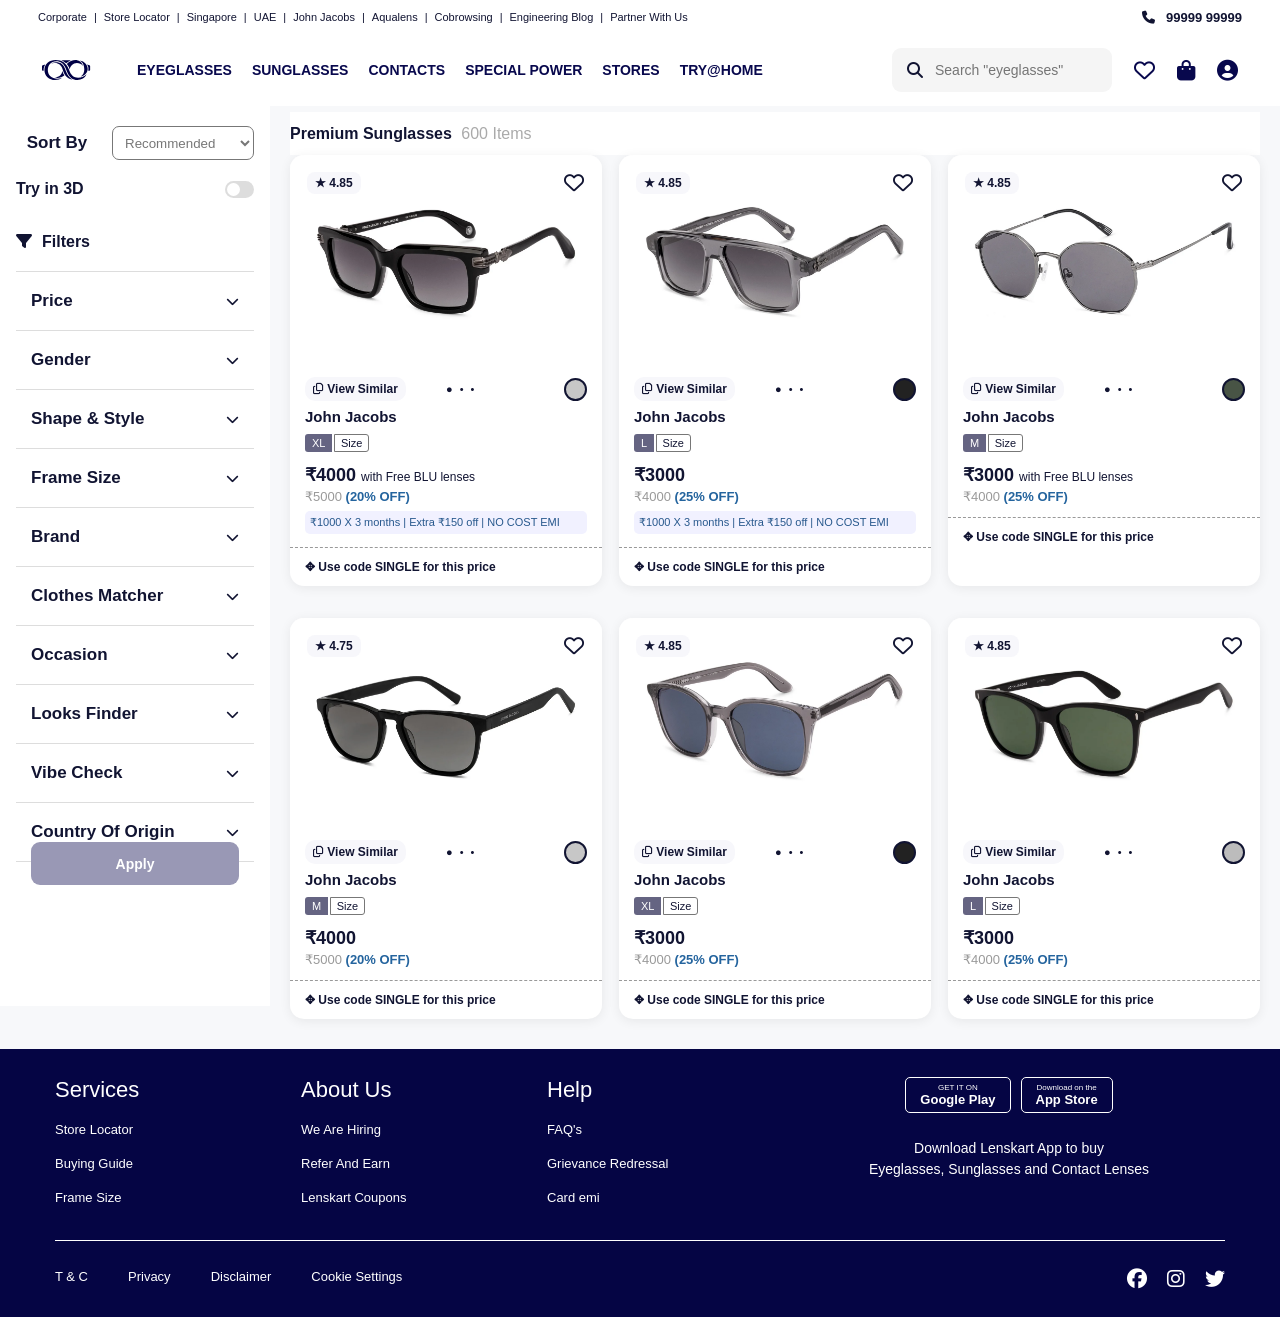
<file: sunglass_products.html>
<!DOCTYPE html>
<html lang="en">

<head>
    <meta charset="UTF-8">
    <meta name="viewport" content="width=device-width, initial-scale=1.0">

    <title>Lenskart - sunglasses</title>

    <link rel="stylesheet" href="./common_products.css">
    <link rel="stylesheet" href="https://cdnjs.cloudflare.com/ajax/libs/font-awesome/6.5.2/css/all.min.css">

</head>

<body>

    <!--   TOP BAR    -->

    <div class="top-bar">

        <div class="top-left">
            <a href="#">Corporate</a>
            <span>|</span>

            <a href="#">Store Locator</a>
            <span>|</span>

            <a href="#">Singapore</a>
            <span>|</span>

            <a href="#">UAE</a>
            <span>|</span>

            <a href="#">John Jacobs</a>
            <span>|</span>

            <a href="#">Aqualens</a>
            <span>|</span>

            <a href="#">Cobrowsing</a>
            <span>|</span>

            <a href="#">Engineering Blog</a>
            <span>|</span>

            <a href="#">Partner With Us</a>
        </div>

        <div class="top-right">
            <i class="fa-solid fa-phone"></i>
            99999 99999
        </div>

    </div>


    <!--  NAVBAR  -->

    <header class="navbar">

        <div class="nav-left">

            <div class="logo">
                <img src="./images/logo.svg" alt="logo">
            </div>

            <!-- EYEGLASSES -->

            <div class="nav-item">

                <a href="#">EYEGLASSES</a>
                <a href="#">SUNGLASSES</a>
                <a href="#">CONTACTS</a>
                <a href="#">SPECIAL POWER</a>
                <a href="#">STORES</a>
                <a href="#">TRY@HOME</a>

            </div>

        </div>


        <!-- NAV RIGHT -->

        <div class="nav-right">

            <div class="search-box">

                <i class="fa-solid fa-magnifying-glass"></i>

                <input type="text" placeholder='Search "eyeglasses"'>

            </div>

            <i class="fa-regular fa-heart nav-icon"></i>

            <i class="fa-solid fa-bag-shopping nav-icon"></i>

            <i class="fa-solid fa-circle-user nav-icon"></i>

        </div>

    </header>


    <!--  MAIN PRODUCT AREA  -->

    <main class="product-area">

        <aside class="filter-sidebar">

            <div class="sort-box">

                <div class="sort-title">

                    <span>
                        <i class="fa-solid fa-arrow-down-up"></i>
                        Sort By
                    </span>

                    <select>
                        <option>Recommended</option>
                        <option>Price Low to High</option>
                        <option>Price High to Low</option>
                        <option>New Arrivals</option>
                    </select>

                </div>

            </div>


            <div class="try3d">

                <span>Try in 3D</span>

                <label class="switch">
                    <input type="checkbox">
                    <span class="slider"></span>
                </label>

            </div>


            <div class="filter-heading">

                <i class="fa-solid fa-filter"></i>

                <span>Filters</span>

            </div>


            <div class="filter-list">

                <div class="filter-item">
                    <span>Price</span>
                    <i class="fa-solid fa-chevron-down"></i>
                </div>

                <div class="filter-item">
                    <span>Gender</span>
                    <i class="fa-solid fa-chevron-down"></i>
                </div>

                <div class="filter-item">
                    <span>Shape & Style</span>
                    <i class="fa-solid fa-chevron-down"></i>
                </div>

                <div class="filter-item">
                    <span>Frame Size</span>
                    <i class="fa-solid fa-chevron-down"></i>
                </div>

                <div class="filter-item">
                    <span>Brand</span>
                    <i class="fa-solid fa-chevron-down"></i>
                </div>

                <div class="filter-item">
                    <span>Clothes Matcher</span>
                    <i class="fa-solid fa-chevron-down"></i>
                </div>

                <div class="filter-item">
                    <span>Occasion</span>
                    <i class="fa-solid fa-chevron-down"></i>
                </div>

                <div class="filter-item">
                    <span>Looks Finder</span>
                    <i class="fa-solid fa-chevron-down"></i>
                </div>

                <div class="filter-item">
                    <span>Vibe Check</span>
                    <i class="fa-solid fa-chevron-down"></i>
                </div>

                <div class="filter-item">
                    <span>Country Of Origin</span>
                    <i class="fa-solid fa-chevron-down"></i>
                </div>

            </div>


            <button class="apply-btn">
                Apply
            </button>

        </aside>


        <!--  PRODUCTS  -->

        <section class="products-section">

            <div class="products-heading">

                <h2>
                    Premium Sunglasses
                    <span>600 Items</span>
                </h2>

            </div>


            <div class="products-grid">


                <!-- PRODUCT 1 -->

                <div class="product-card">

                    <div class="product-image">

                        <span class="rating">★ 4.85</span>

                        <i class="fa-regular fa-heart wishlist"></i>

                        <img src="./images/sunglass_products/1.webp" alt="Eyeglasses">

                    </div>

                    <div class="similar">
                        <span>
                            <i class="fa-regular fa-copy"></i>
                            View Similar
                        </span>

                        <div class="dots">
                            ● • •
                        </div>

                        <div class="color"></div>
                    </div>

                    <div class="product-details">

                        <h3>John Jacobs</h3>

                        <span class="size">XL</span>
                        <span class="size-text">Size</span>

                        <p class="price">
                            ₹4000
                            <small>with Free BLU lenses</small>
                        </p>

                        <p class="old-price">
                            ₹5000
                            <span>(20% OFF)</span>
                        </p>

                        <div class="offer">
                            ₹1000 X 3 months | Extra ₹150 off | NO COST EMI
                        </div>

                    </div>

                    <div class="coupon">
                        ✥ Use code SINGLE for this price
                    </div>

                </div>


                <!-- PRODUCT 2 -->

                <div class="product-card">

                    <div class="product-image">

                        <span class="rating">★ 4.85</span>

                        <i class="fa-regular fa-heart wishlist"></i>

                        <img src="./images/sunglass_products/2.webp" alt="Eyeglasses">

                    </div>

                    <div class="similar">
                        <span>
                            <i class="fa-regular fa-copy"></i>
                            View Similar
                        </span>

                        <div class="dots">
                            ● • •
                        </div>

                        <div class="color black"></div>
                    </div>

                    <div class="product-details">

                        <h3>John Jacobs</h3>

                        <span class="size">L</span>
                        <span class="size-text">Size</span>

                        <p class="price">
                            ₹3000
                        </p>

                        <p class="old-price">
                            ₹4000
                            <span>(25% OFF)</span>
                        </p>

                        <div class="offer">
                            ₹1000 X 3 months | Extra ₹150 off | NO COST EMI
                        </div>

                    </div>

                    <div class="coupon">
                        ✥ Use code SINGLE for this price
                    </div>

                </div>


                <!-- PRODUCT 3 -->

                <div class="product-card">

                    <div class="product-image">

                        <span class="rating">★ 4.85</span>

                        <i class="fa-regular fa-heart wishlist"></i>

                        <img src="./images/sunglass_products/3.webp" alt="Eyeglasses">

                    </div>

                    <div class="similar">

                        <span>
                            <i class="fa-regular fa-copy"></i>
                            View Similar
                        </span>

                        <div class="dots">
                            ● • •
                        </div>

                        <div class="color green"></div>

                    </div>

                    <div class="product-details">

                        <h3>John Jacobs</h3>

                        <span class="size">M</span>
                        <span class="size-text">Size</span>

                        <p class="price">
                            ₹3000
                            <small>with Free BLU lenses</small>
                        </p>

                        <p class="old-price">
                            ₹4000
                            <span>(25% OFF)</span>
                        </p>

                    </div>

                    <div class="coupon">
                        ✥ Use code SINGLE for this price
                    </div>

                </div>


                <!-- PRODUCT 4 -->

                <div class="product-card">

                    <div class="product-image">

                        <span class="rating">★ 4.75</span>

                        <i class="fa-regular fa-heart wishlist"></i>

                        <img src="./images/sunglass_products/4.webp" alt="Eyeglasses">

                    </div>

                    <div class="similar">

                        <span>
                            <i class="fa-regular fa-copy"></i>
                            View Similar
                        </span>

                        <div class="dots">
                            ● • •
                        </div>

                        <div class="color"></div>

                    </div>

                    <div class="product-details">

                        <h3>John Jacobs</h3>

                        <span class="size">M</span>
                        <span class="size-text">Size</span>

                        <p class="price">
                            ₹4000
                        </p>

                        <p class="old-price">
                            ₹5000
                            <span>(20% OFF)</span>
                        </p>

                    </div>

                    <div class="coupon">
                        ✥ Use code SINGLE for this price
                    </div>

                </div>


                <!-- PRODUCT 5 -->

                <div class="product-card">

                    <div class="product-image">

                        <span class="rating">★ 4.85</span>

                        <i class="fa-regular fa-heart wishlist"></i>

                        <img src="./images/sunglass_products/5.webp" alt="Eyeglasses">

                    </div>

                    <div class="similar">

                        <span>
                            <i class="fa-regular fa-copy"></i>
                            View Similar
                        </span>

                        <div class="dots">
                            ● • •
                        </div>

                        <div class="color black"></div>

                    </div>

                    <div class="product-details">

                        <h3>John Jacobs</h3>

                        <span class="size">XL</span>
                        <span class="size-text">Size</span>

                        <p class="price">
                            ₹3000
                        </p>

                        <p class="old-price">
                            ₹4000
                            <span>(25% OFF)</span>
                        </p>

                    </div>

                    <div class="coupon">
                        ✥ Use code SINGLE for this price
                    </div>

                </div>


                <!-- PRODUCT 6 -->

                <div class="product-card">

                    <div class="product-image">

                        <span class="rating">★ 4.85</span>

                        <i class="fa-regular fa-heart wishlist"></i>

                        <img src="./images/sunglass_products/6.webp" alt="Eyeglasses">

                    </div>

                    <div class="similar">

                        <span>
                            <i class="fa-regular fa-copy"></i>
                            View Similar
                        </span>

                        <div class="dots">
                            ● • •
                        </div>

                        <div class="color grey"></div>

                    </div>

                    <div class="product-details">

                        <h3>John Jacobs</h3>

                        <span class="size">L</span>
                        <span class="size-text">Size</span>

                        <p class="price">
                            ₹3000
                        </p>

                        <p class="old-price">
                            ₹4000
                            <span>(25% OFF)</span>
                        </p>

                    </div>

                    <div class="coupon">
                        ✥ Use code SINGLE for this price
                    </div>

                </div>

            </div>

        </section>

    </main>


    <!--  FOOTER  -->

    <footer class="footer">

        <div class="footer-top">

            <div class="footer-column">

                <h3>Services</h3>

                <a href="#">Store Locator</a>
                <a href="#">Buying Guide</a>
                <a href="#">Frame Size</a>

            </div>


            <div class="footer-column">

                <h3>About Us</h3>

                <a href="#">We Are Hiring</a>
                <a href="#">Refer And Earn</a>
                <a href="#">Lenskart Coupons</a>

            </div>


            <div class="footer-column">

                <h3>Help</h3>

                <a href="#">FAQ's</a>
                <a href="#">Grievance Redressal</a>
                <a href="#">Card emi</a>

            </div>


            <div class="app-section">

                <div class="app-buttons">

                    <div class="app-button">
                        <small>GET IT ON</small>
                        <strong>Google Play</strong>
                    </div>

                    <div class="app-button">
                        <small>Download on the</small>
                        <strong>App Store</strong>
                    </div>

                </div>

                <p>
                    Download Lenskart App to buy<br>
                    Eyeglasses, Sunglasses and Contact Lenses
                </p>

            </div>

        </div>


        <div class="footer-bottom">

            <div class="footer-links">

                <a href="#">T & C</a>
                <a href="#">Privacy</a>
                <a href="#">Disclaimer</a>
                <a href="#">Cookie Settings</a>

            </div>

            <div class="social-icons">

                <i class="fa-brands fa-facebook"></i>
                <i class="fa-brands fa-instagram"></i>
                <i class="fa-brands fa-twitter"></i>

            </div>

        </div>

    </footer>

</body>

</html>
</file>
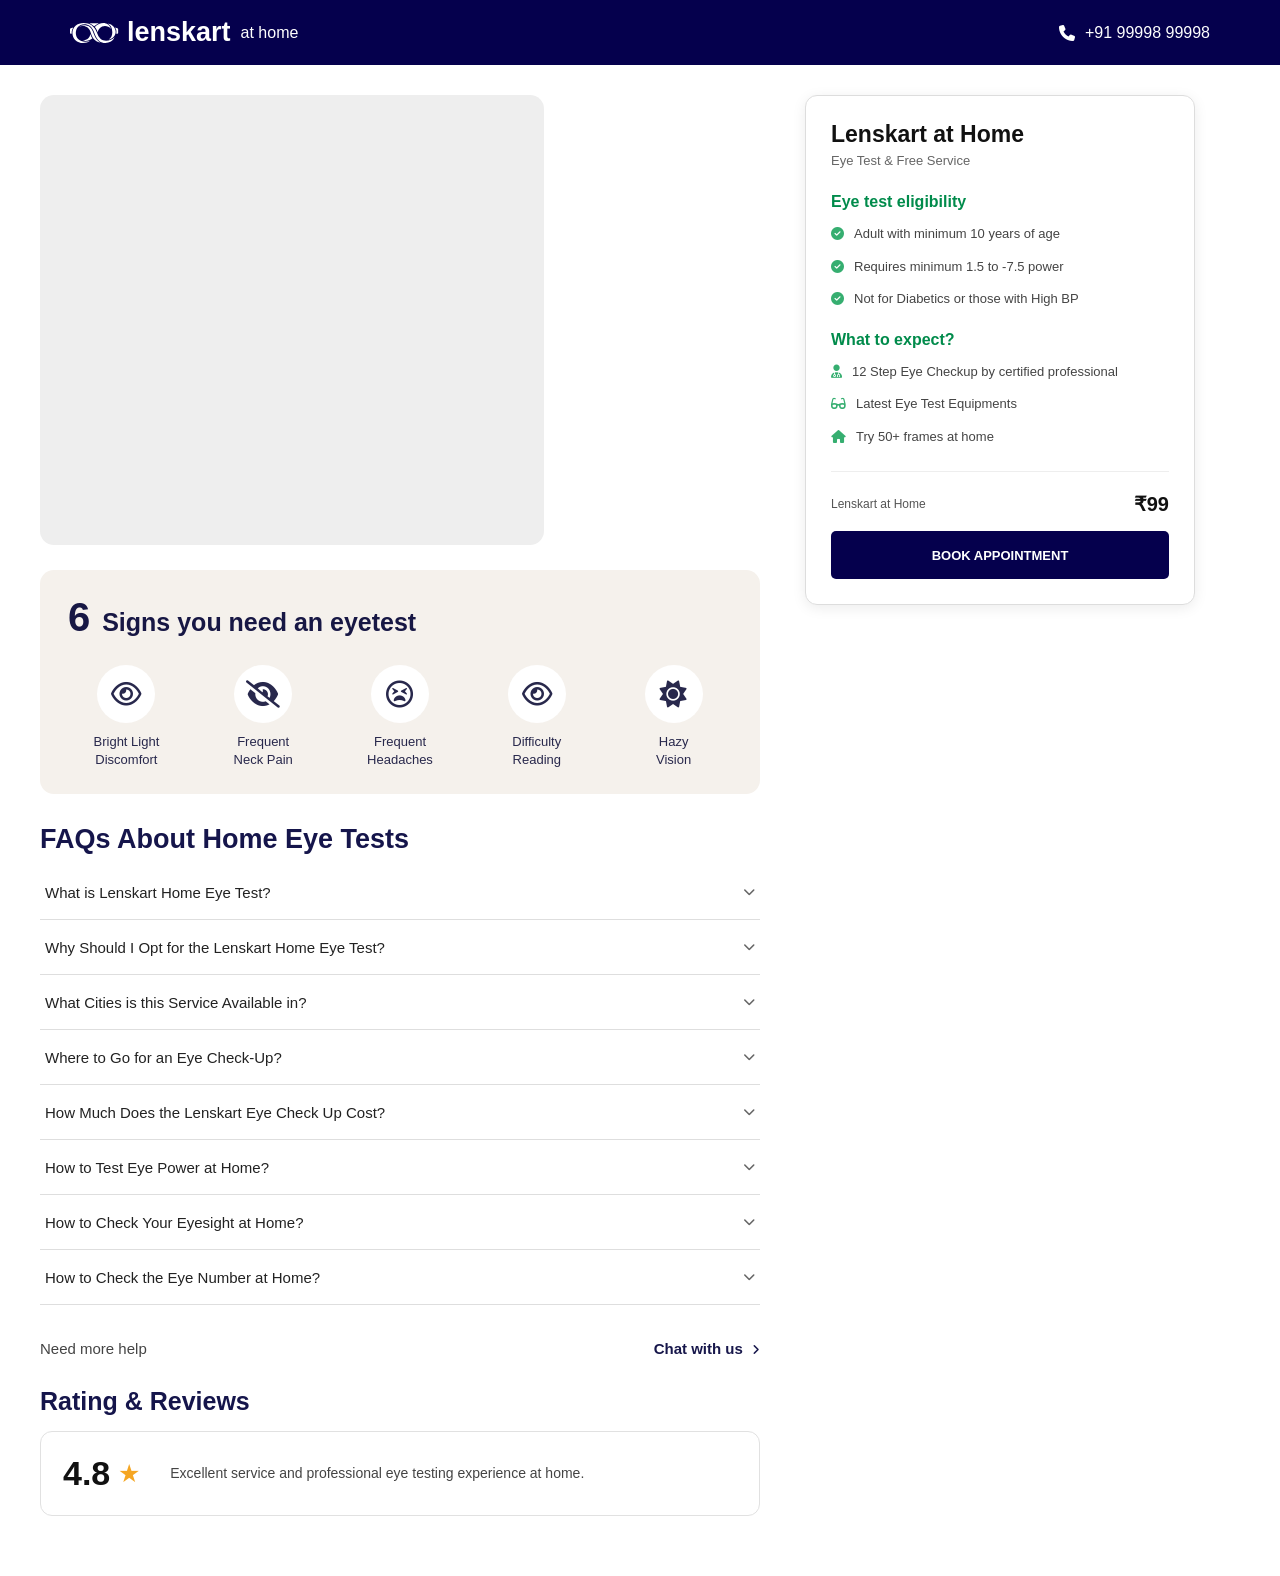
<file: try@home.html>
<!DOCTYPE html>
<html lang="en">

<head>
    <meta charset="UTF-8">
    <meta name="viewport" content="width=device-width, initial-scale=1.0">

    <title>Lenskart At Home</title>

    <link rel="stylesheet" href="./try@home.css">
    <link rel="stylesheet" href="https://cdnjs.cloudflare.com/ajax/libs/font-awesome/6.5.2/css/all.min.css">

</head>

<body">

    <header class="top-bar">

        <div class="logo">

            <img src="./images/logo white.svg" alt="">

            <span>lenskart</span>
            <small>at home</small>

        </div>


        <div class="phone-number">

            <i class="fa-solid fa-phone"></i>

            <span>+91 99998 99998</span>

        </div>

    </header>

    <main class="page">

        <section class="left-content">

            <!-- VIDEO -->

            <div class="main-video">

                <video autoplay muted loop playsinline>

                    <source src="./videos/EyeTest-Square-LK@Home.mp4" type="video/mp4">

                    Your browser does not support the video.

                </video>

            </div>


            <section class="sign-section">

                <h2>

                    <span>6</span>

                    Signs you need an eyetest

                </h2>


                <div class="signs">


                    <div class="sign">

                        <div class="sign-icon">

                            <i class="fa-regular fa-eye"></i>

                        </div>

                        <p>
                            Bright Light
                            <br>
                            Discomfort
                        </p>

                    </div>



                    <div class="sign">

                        <div class="sign-icon">

                            <i class="fa-solid fa-eye-slash"></i>

                        </div>

                        <p>
                            Frequent
                            <br>
                            Neck Pain
                        </p>

                    </div>



                    <div class="sign">

                        <div class="sign-icon">

                            <i class="fa-regular fa-face-tired"></i>

                        </div>

                        <p>
                            Frequent
                            <br>
                            Headaches
                        </p>

                    </div>



                    <div class="sign">

                        <div class="sign-icon">

                            <i class="fa-regular fa-eye"></i>

                        </div>

                        <p>
                            Difficulty
                            <br>
                            Reading
                        </p>

                    </div>



                    <div class="sign">

                        <div class="sign-icon">

                            <i class="fa-solid fa-sun"></i>

                        </div>

                        <p>
                            Hazy
                            <br>
                            Vision
                        </p>

                    </div>


                </div>

            </section>

            <!-- FAQ SECTION -->


            <section class="faq-section">


                <h2>
                    FAQs About Home Eye Tests
                </h2>



                <div class="faq-item">

                    <span>
                        What is Lenskart Home Eye Test?
                    </span>

                    <i class="fa-solid fa-chevron-down"></i>

                </div>



                <div class="faq-item">

                    <span>
                        Why Should I Opt for the Lenskart Home Eye Test?
                    </span>

                    <i class="fa-solid fa-chevron-down"></i>

                </div>



                <div class="faq-item">

                    <span>
                        What Cities is this Service Available in?
                    </span>

                    <i class="fa-solid fa-chevron-down"></i>

                </div>



                <div class="faq-item">

                    <span>
                        Where to Go for an Eye Check-Up?
                    </span>

                    <i class="fa-solid fa-chevron-down"></i>

                </div>



                <div class="faq-item">

                    <span>
                        How Much Does the Lenskart Eye Check Up Cost?
                    </span>

                    <i class="fa-solid fa-chevron-down"></i>

                </div>



                <div class="faq-item">

                    <span>
                        How to Test Eye Power at Home?
                    </span>

                    <i class="fa-solid fa-chevron-down"></i>

                </div>



                <div class="faq-item">

                    <span>
                        How to Check Your Eyesight at Home?
                    </span>

                    <i class="fa-solid fa-chevron-down"></i>

                </div>



                <div class="faq-item">

                    <span>
                        How to Check the Eye Number at Home?
                    </span>

                    <i class="fa-solid fa-chevron-down"></i>

                </div>


            </section>



            <!-- HELP SECTION -->

            <div class="help-section">

                <span>
                    Need more help
                </span>


                <a href="#">

                    Chat with us

                    <i class="fa-solid fa-angle-right"></i>

                </a>

            </div>



            <!-- REVIEWS -->

            <section class="reviews-section">


                <h2>
                    Rating & Reviews
                </h2>



                <div class="review-box">


                    <div class="rating">

                        <strong>
                            4.8
                        </strong>

                        <span>
                            ★
                        </span>

                    </div>



                    <div class="review-text">

                        <p>
                            Excellent service and professional
                            eye testing experience at home.
                        </p>

                    </div>


                </div>


            </section>


        </section>



        <!-- RIGHT BOOKING CARD -->

        <aside class="booking-card">


            <h2>
                Lenskart at Home
            </h2>


            <p class="booking-subtitle">
                Eye Test & Free Service
            </p>


            <!-- ELIGIBILITY  -->

            <h3>
                Eye test eligibility
            </h3>


            <ul>


                <li>

                    <i class="fa-solid fa-circle-check"></i>

                    <span>
                        Adult with minimum 10 years of age
                    </span>

                </li>



                <li>

                    <i class="fa-solid fa-circle-check"></i>

                    <span>
                        Requires minimum 1.5 to -7.5 power
                    </span>

                </li>



                <li>

                    <i class="fa-solid fa-circle-check"></i>

                    <span>
                        Not for Diabetics or those with High BP
                    </span>

                </li>


            </ul>



            <!-- WHAT TO EXPECT -->

            <h3>
                What to expect?
            </h3>


            <ul>


                <li>

                    <i class="fa-solid fa-user-doctor"></i>

                    <span>
                        12 Step Eye Checkup by certified professional
                    </span>

                </li>



                <li>

                    <i class="fa-solid fa-glasses"></i>

                    <span>
                        Latest Eye Test Equipments
                    </span>

                </li>



                <li>

                    <i class="fa-solid fa-house"></i>

                    <span>
                        Try 50+ frames at home
                    </span>

                </li>


            </ul>



            <!-- PRICE & BUTTON -->

            <div class="price-section">


                <div class="price-details">

                    <div>

                        <small>
                            Lenskart at Home
                        </small>

                        <strong>
                            ₹99
                        </strong>

                    </div>

                </div>


                <button class="book-button">

                    BOOK APPOINTMENT

                </button>


            </div>


        </aside>


    </main>


    </body>

</html>
</file>
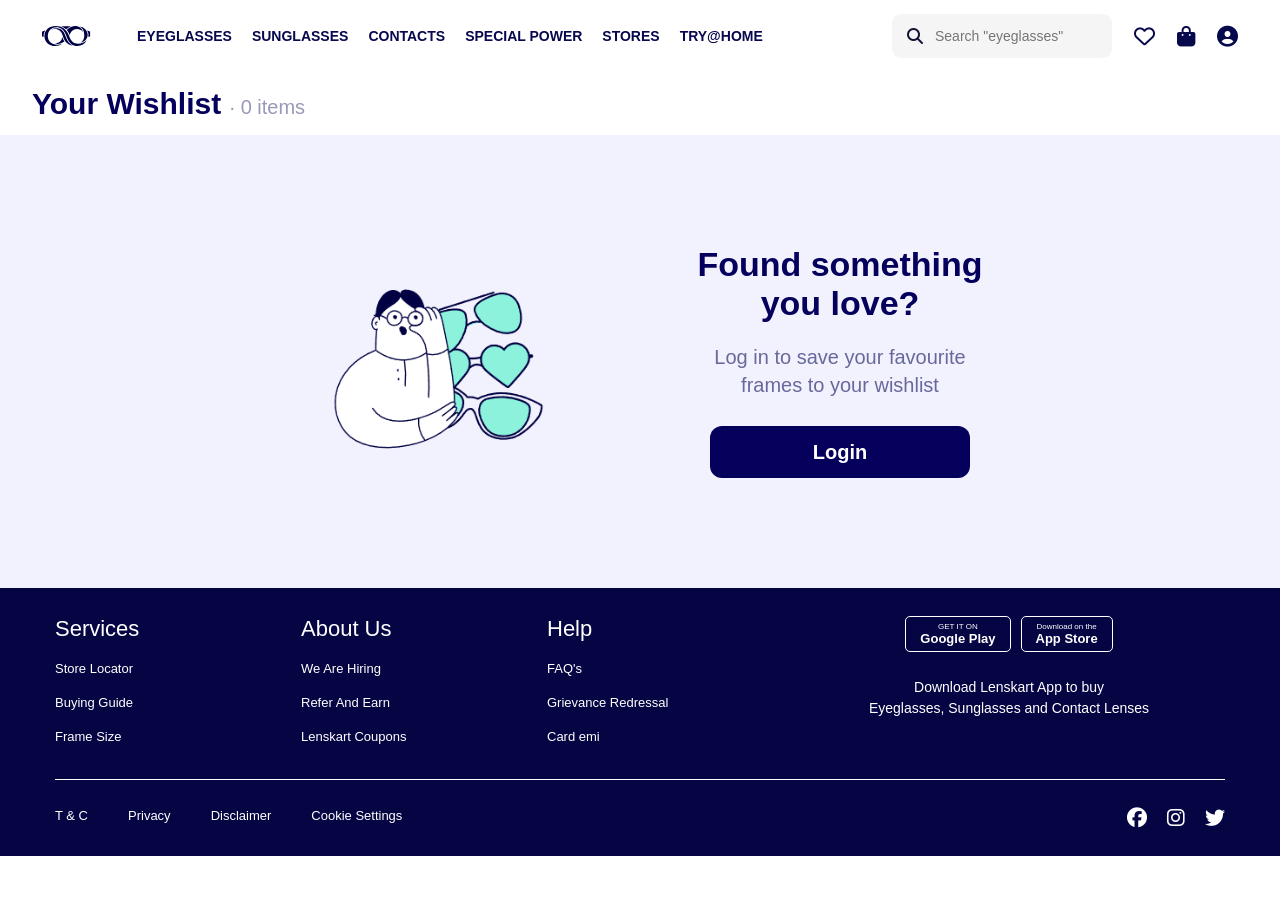
<file: whitlist.html>
<!DOCTYPE html>
<html lang="en">

<head>
    <meta charset="UTF-8">
    <meta name="viewport" content="width=device-width, initial-scale=1.0">
    <title>Wishlist</title>
    <link rel="stylesheet" href="./whitlist.css">
    <link rel="stylesheet" href="https://cdnjs.cloudflare.com/ajax/libs/font-awesome/6.5.2/css/all.min.css">
</head>

<body>

    <!--  NAVBAR  -->

    <header class="navbar">

        <div class="nav-left">

            <div class="logo">
                <img src="./images/logo.svg" alt="logo">
            </div>

            <!-- EYEGLASSES -->

            <div class="nav-item">

                <a href="#">EYEGLASSES</a>
                <a href="#">SUNGLASSES</a>
                <a href="#">CONTACTS</a>
                <a href="#">SPECIAL POWER</a>
                <a href="#">STORES</a>
                <a href="#">TRY@HOME</a>

            </div>

        </div>


        <!-- NAV RIGHT -->

        <div class="nav-right">

            <div class="search-box">

                <i class="fa-solid fa-magnifying-glass"></i>

                <input type="text" placeholder='Search "eyeglasses"'>

            </div>

            <i class="fa-regular fa-heart nav-icon"></i>

            <i class="fa-solid fa-bag-shopping nav-icon"></i>

            <i class="fa-solid fa-circle-user nav-icon"></i>

        </div>

    </header>


    <!-- Wishlist Title -->
    <div class="wishlist-title">
        <h1>Your Wishlist <span>· 0 items</span></h1>
    </div>

    <!-- Wishlist Main Section -->
    <section class="wishlist-section">

        <div class="wishlist-content">

            <!-- Left Image -->
            <div class="wishlist-image">
                <img src="./images/whitlistimg.png" alt="Wishlist">
            </div>

            <!-- Right Content -->
            <div class="wishlist-text">

                <h2>
                    Found something<br>
                    you love?
                </h2>

                <p>
                    Log in to save your favourite<br>
                    frames to your wishlist
                </p>

                <button>Login</button>

            </div>

        </div>

    </section>

    <footer class="footer">

        <div class="footer-top">

            <div class="footer-column">

                <h3>Services</h3>

                <a href="#">Store Locator</a>
                <a href="#">Buying Guide</a>
                <a href="#">Frame Size</a>

            </div>


            <div class="footer-column">

                <h3>About Us</h3>

                <a href="#">We Are Hiring</a>
                <a href="#">Refer And Earn</a>
                <a href="#">Lenskart Coupons</a>

            </div>


            <div class="footer-column">

                <h3>Help</h3>

                <a href="#">FAQ's</a>
                <a href="#">Grievance Redressal</a>
                <a href="#">Card emi</a>

            </div>


            <div class="app-section">

                <div class="app-buttons">

                    <div class="app-button">
                        <small>GET IT ON</small>
                        <strong>Google Play</strong>
                    </div>

                    <div class="app-button">
                        <small>Download on the</small>
                        <strong>App Store</strong>
                    </div>

                </div>

                <p>
                    Download Lenskart App to buy<br>
                    Eyeglasses, Sunglasses and Contact Lenses
                </p>

            </div>

        </div>


        <div class="footer-bottom">

            <div class="footer-links">

                <a href="#">T & C</a>
                <a href="#">Privacy</a>
                <a href="#">Disclaimer</a>
                <a href="#">Cookie Settings</a>

            </div>

            <div class="social-icons">

                <i class="fa-brands fa-facebook"></i>
                <i class="fa-brands fa-instagram"></i>
                <i class="fa-brands fa-twitter"></i>

            </div>

        </div>

    </footer>

</body>

</html>
</file>
<file: style.css>
* {
    margin: 0;
    padding: 0;
    box-sizing: border-box;
}

body {
    font-family: Arial, Helvetica, sans-serif;
    background: white;
}

/*  TOP BAR  */

.topbar {
    height: 40px;
    width: 100%;

    background: #ffffff;

    display: flex;
    align-items: center;
    justify-content: space-between;

    padding: 0 38px;

    border-bottom: 1px solid #eeeeee;

    position: fixed;
    z-index: 1001;
}


/* TOPBAR LEFT */

.topbar-left {
    display: flex;
    align-items: center;
    gap: 7px;
}

.topbar-left a {
    text-decoration: none;

    color: #08084d;

    font-size: 11px;
    font-weight: 500;

    white-space: nowrap;
}

.topbar-left span {
    color: #08084d;

    font-size: 11px;
}


.topbar-phone {
    display: flex;
    align-items: center;

    gap: 7px;

    color: #08084d;

    font-size: 14px;
    font-weight: 700;
}

.topbar-phone i {
    font-size: 14px;

    transform: rotate(-15deg);
}

@media (min-width: 601px) and (max-width: 1200px) {

    .topbar {
        padding: 0 20px;
    }

    .topbar-left {
        gap: 12px;
    }

    .topbar-left a {
        font-size: 9px;
    }
}


@media (max-width: 600px) {

    .topbar {
        display: none;
    }
}


/* NAVBAR */

.navbar {
    width: 100%;
    height: 60px;

    background: #222222;

    color: white;

    display: flex;
    align-items: center;

    padding: 0 40px;

    position: sticky;
    top: 40px;

    z-index: 1000;

    animation: navbarChange linear both;

    animation-timeline: scroll(root);

    animation-range: 0px 50px;
}


@keyframes navbarChange {

    0% {
        background: #222222;
        color: white;


        box-shadow: none;
    }

    100% {
        background: #ffffff;
        color: #08084d;


        box-shadow: 0 2px 12px rgba(0, 0, 0, 0.12);
    }

}

/* LOGO */

.logo {
    width: 155px;
    height: 60px;

    position: relative;

    display: flex;
    align-items: center;

    flex-shrink: 0;
}

.logo img {
    position: absolute;

    left: 0;
    top: 50%;

    width: 48px;
    height: auto;

    transform: translateY(-50%);
}


/* WHITE LOGO */

.logo-white {
    animation: whiteLogoChange linear both;
    animation-timeline: scroll(root);
    animation-range: 0px 100px;
}


/* BLACK LOGO */

.logo-black {
    opacity: 0;

    animation: blackLogoChange linear both;
    animation-timeline: scroll(root);
    animation-range: 0px 100px;
}



/* Logo Scroll Animation */


@keyframes whiteLogoChange {

    0% {
        opacity: 1;
    }

    100% {
        opacity: 0;
    }

}

@keyframes blackLogoChange {

    0% {
        opacity: 0;
    }

    100% {
        opacity: 1;
    }

}


/* Nav Links */

.nav-links {
    display: flex;
    align-items: center;

    gap: 28px;

    flex: 1;
}

.nav-links a {
    color: inherit;

    text-decoration: none;

    font-size: 12px;
    font-weight: 800;

    white-space: nowrap;

    transition: 0.2s;
}

.nav-links a:hover {
    opacity: 0.7;
}

.navbar-right {
    display: flex;
    align-items: center;

    gap: 22px;
}

/* Search Box */

.search-box {
    width: 220px;
    height: 44px;

    background: #4b4b4b;

    border-radius: 12px;

    display: flex;
    align-items: center;

    padding: 0 14px;

    animation: searchBoxChange linear both;
    animation-timeline: scroll(root);
    animation-range: 0px 100px;
}


/* Search Box Scroll Animation */

@keyframes searchBoxChange {

    0% {
        background: #4b4b4b;
    }

    100% {
        background: #f3f3f3;
    }

}


.search-box i {
    font-size: 16px;

    margin-right: 12px;

    color: white;

    animation: searchIconChange linear both;
    animation-timeline: scroll(root);
    animation-range: 0px 100px;
}


@keyframes searchIconChange {

    0% {
        color: white;
    }

    100% {
        color: #333333;
    }

}


.search-box input {
    width: 100%;

    border: none;
    outline: none;

    background: transparent;

    color: white;

    font-size: 14px;
    font-weight: 600;

    animation: searchTextChange linear both;
    animation-timeline: scroll(root);
    animation-range: 0px 100px;
}


@keyframes searchTextChange {

    0% {
        color: white;
    }

    100% {
        color: #333333;
    }

}


.search-box input::placeholder {
    color: white;

    animation: searchPlaceholderChange linear both;
    animation-timeline: scroll(root);
    animation-range: 0px 100px;
}


@keyframes searchPlaceholderChange {

    0% {
        color: white;
    }

    100% {
        color: #777777;
    }

}

/* Nav Icons */

.nav-icon {
    font-size: 21px;

    color: white;

    cursor: pointer;

    transition: 0.2s;

    animation: iconchange linear both;

    animation-timeline: scroll(root);

    animation-range: 0px 50px;
}

@keyframes iconchange {

    0% {

        color: white;



    }

    100% {

        color: #111111;


    }

}

.nav-icon:hover {
    transform: scale(1.1);
}

.profile-icon {
    width: 25px;
    height: 25px;

    border-radius: 50%;

    background: #eeeeee;

    display: flex;
    align-items: center;
    justify-content: center;

    color: #777777;

    font-size: 13px;
}


/* NAVBAR - TABLET */


@media (min-width: 601px) and (max-width: 1200px) {

    .navbar {
        height: 60px;
        padding: 0 18px;

        display: flex;
        align-items: center;
        flex-wrap: nowrap;

        overflow: hidden;
    }

    .logo {
        width: 80px;
        min-width: 80px;
        height: 60px;
    }

    .logo img {
        width: 42px;
    }

    .nav-links {
        display: flex;
        align-items: center;
        gap: 10px;

        flex: 1;
        min-width: 0;

        overflow: hidden;
    }

    .nav-links a {
        font-size: 9px;
        white-space: nowrap;
    }

    .navbar-right {
        display: flex;
        align-items: center;

        gap: 10px;

        flex-shrink: 0;
    }

    .search-box {
        width: 135px;
        height: 36px;

        flex-shrink: 1;
    }

    .search-box input {
        min-width: 0;
        font-size: 10px;
    }

    .nav-icon {
        font-size: 17px;
        flex-shrink: 0;
    }

    .profile-icon {
        width: 22px;
        height: 22px;
        flex-shrink: 0;
    }
}



/* NAVBAR - MOBILE */


@media (max-width: 600px) {

    .navbar {
        width: 100%;
        height: 58px;

        padding: 0 14px;

        display: flex;
        align-items: center;
        flex-wrap: nowrap;

        overflow: hidden;

        top: 0;
    }

    .logo {
        width: 55px;
        min-width: 55px;
        height: 58px;
    }

    .logo img {
        width: 44px;
    }

    .nav-links {
        display: none;
    }

    .navbar-right {
        margin-left: auto;

        display: flex;
        align-items: center;

        gap: 13px;

        flex-shrink: 0;
    }

    .search-box {
        width: 25px;
        height: 30px;

        padding: 0;

        background: transparent;

        flex-shrink: 0;
    }

    .search-box input {
        display: none;
    }

    .search-box i {
        font-size: 18px;
    }

    .nav-icon {
        font-size: 18px;
        flex-shrink: 0;
    }

    .profile-icon {
        width: 22px;
        height: 22px;
        flex-shrink: 0;
    }

    .profile-icon i {
        font-size: 11px;
    }
}


.hero-section {
    width: 100%;
    height: 390px;
    overflow: hidden;
}

.hero-section .carousel,
.hero-section .carousel-inner,
.hero-section .carousel-item {
    width: 100%;
    height: 100%;
}

.hero-section .carousel-item img {
    width: 100%;
    height: 100%;
    object-fit: cover;
    display: block;
}


@media (min-width: 601px) and (max-width: 1200px) {

    .hero-section {
        height: 300px;
    }
}


@media (max-width: 600px) {

    .hero-section {
        height: 210px;
    }

    .carousel-control-prev-icon,
    .carousel-control-next-icon {
        width: 22px;
        height: 22px;
    }
}


/* TOP CATEGORIES */

.top-categories {
    width: 100%;
    background: #fff;
    padding: 55px 0 45px;
}

.categories-container {
    width: 82%;
    margin: auto;
}

.categories-container h2 {
    margin: 0 0 22px;
    font-size: 27px;
    font-weight: 700;
    color: #05054d;
}

.category-row {
    display: flex;
    justify-content: space-between;
    gap: 20px;
}

.category-item {
    width: 16%;
    position: relative;
    /* text-align: center; */
    cursor: pointer;
}

.category-image {
    width: 100%;
    height: 180px;
    /* background: #f7f7f7; */
    border-radius: 18px;
    overflow: hidden;
}

.category-image img {
    width: 100%;
    height: 100%;
    object-fit: cover;
    /* display: block; */
    /* transition: transform 0.3s ease; */
}


/* Category-dropdown */

.category-dropdown {
    position: absolute;
    width: 270px;

    border-radius: 8px;

    box-shadow: 0 4px 15px rgba(0, 0, 0, 0.15);

    overflow: hidden;

    z-index: 999;

    opacity: 0;
    visibility: hidden;
}


.dropdown-item {
    width: 100%;
    height: 80px;

    display: flex;
    align-items: center;

    gap: 18px;

    background: #fff;

    border-bottom: 1px solid #eeeeee;

    transition: background 0.2s ease;
}

.dropdown-item:last-child {
    border-bottom: none;
}

.dropdown-item:hover {
    background: #ffffff;
}

.dropdown-item img {
    width: 100%;
    height: 48px;

    object-fit: cover;

    flex-shrink: 0;
}

.dropdown-item span {
    color: #15154f;

    font-size: 16px;

    font-weight: 500;

    white-space: nowrap;
}


.category-item:hover .category-dropdown {
    opacity: 1;
    visibility: visible;
}


@media (min-width: 601px) and (max-width: 1200px) {

    .top-categories {
        padding: 45px 0 40px;
    }

    .categories-container {
        width: 92%;
        overflow: visible;
    }

    .category-row {
        display: flex;
        justify-content: flex-start;

        gap: 15px;

        overflow-x: auto;
        overflow-y: visible;

        scrollbar-width: none;
        -ms-overflow-style: none;
    }

    .category-row::-webkit-scrollbar {
        display: none;
    }

    .category-item {
        width: 150px;
        min-width: 150px;
        flex: 0 0 150px;

        position: relative;
    }

    .category-image {
        width: 100%;
        height: 155px;
    }


    /* DROPDOWN */

    .category-dropdown {
        width: 210px;

        top: calc(100% + 8px);
        left: 50%;

        transform: translateX(-50%);

        z-index: 9999;
    }

    .dropdown-item {
        height: 65px;
    }

    .dropdown-item img {
        width: 100%;
        height: 45px;
        object-fit: cover;
    }
}

/* TOP CATEGORIES - MOBILE */


@media (max-width: 600px) {

    .top-categories {
        padding: 35px 0 30px;
    }

    .categories-container {
        width: 92%;
    }

    .category-row {
        display: flex;
        justify-content: flex-start;

        gap: 12px;

        overflow-x: auto;
        overflow-y: visible;

        scrollbar-width: none;
        -ms-overflow-style: none;
    }

    .category-row::-webkit-scrollbar {
        display: none;
    }

    .category-item {
        width: 145px;
        min-width: 145px;
        flex: 0 0 145px;

        position: relative;
    }

    .category-image {
        width: 100%;
        height: 145px;
    }


    /* DROPDOWN */

    .category-dropdown {
        width: 210px;

        top: calc(100% + 8px);
        left: 0;

        transform: none;

        z-index: 9999;
    }

    .dropdown-item {
        height: 60px;
    }

    .dropdown-item img {
        width: 100%;
        height: 42px;
        object-fit: cover;
    }
}


/* NEXT IMAGE SECTION */

.next-banner {
    width: 100%;
    margin: 0;
    padding: 0;
    overflow: hidden;
}

.next-banner img {
    width: 100%;
    height: auto;
    display: block;
    object-fit: cover;
}


/* Perfect Shape */

.perfect-shape {
    width: 82%;
    margin: 0 auto;
    padding: 45px 0;
}

.perfect-shape h2 {
    margin: 0 0 20px;
    font-size: 27px;
    font-weight: 700;
    color: #05054d;
}

.shape-list {
    width: 100%;
    display: flex;
    align-items: flex-start;
    gap: 18px;

    overflow-x: auto;
    overflow-y: hidden;

    scroll-behavior: smooth;

    scrollbar-width: none;
    -ms-overflow-style: none;
}

.shape-list::-webkit-scrollbar {
    display: none;
}

.shape-list img {
    width: 175px;
    height: auto;

    flex: 0 0 auto;

    display: block;
}

/* TRENDING AT LENSKART */

.trending-section {
    width: 82%;
    margin: 0 auto;
    padding: 20px 0 50px;
}

.trending-section h2 {
    margin: 0 0 40px;
    font-size: 27px;
    font-weight: 700;
    color: #05054d;
}


/* HORIZONTAL CARDS */

.trending-list {
    width: 100%;
    display: flex;
    gap: 30px;

    overflow-x: auto;
    overflow-y: hidden;

    scroll-behavior: smooth;

    /* Hide scrollbar */
    scrollbar-width: none;
    -ms-overflow-style: none;
}

.trending-list::-webkit-scrollbar {
    display: none;
}


/* CARD */

.trending-card {
    width: 306px;
    height: 405px;

    flex: 0 0 306px;

    border-radius: 28px;

    overflow: hidden;

    background: #f5f5f5;
}


/* IMAGE */

.trending-card img {
    width: 100%;
    height: 100%;

    display: block;

    object-fit: cover;
}

/* NEARBY STORES & SERVICES */

.nearby-section {
    width: 100%;
    background: #ffffff;
    padding: 34px 0 35px;
}

.nearby-container {
    width: 86%;
    max-width: 1080px;
    margin: 0 auto;
}

.nearby-container h2 {
    margin: 0 0 27px 0;

    color: #050544;
    font-family: Arial, Helvetica, sans-serif;

    font-size: 24px;
    font-weight: 700;
}

/* CARDS */

.nearby-cards {
    display: grid;
    grid-template-columns: repeat(4, 1fr);

    gap: 32px;

    width: 100%;
}

.nearby-card {
    width: 100%;



    overflow: hidden;

    border-radius: 30px;

    background: #f4f4fc;

    border: 2px solid #e4e4ec;

    cursor: pointer;

    transition: transform 0.25s ease,
        box-shadow 0.25s ease;
}


.nearby-card img {
    width: 100%;
    height: 100%;

    display: block;

    object-fit: contain;
}


.nearby-card:hover {
    transform: translateY(-3px);

    box-shadow: 0 8px 20px rgba(0, 0, 0, 0.10);
}

@media (max-width: 900px) {

    .nearby-container {
        width: 90%;
    }

    .nearby-cards {
        grid-template-columns: repeat(2, 1fr);
        gap: 20px;
    }

}

@media (max-width: 550px) {

    .nearby-section {
        padding: 25px 0;
    }

    .nearby-container {
        width: 90%;
    }

    .nearby-container h2 {
        font-size: 20px;
        margin-bottom: 20px;
    }

    .nearby-cards {
        grid-template-columns: 1fr 1fr;
        gap: 12px;
    }

    .nearby-card {
        border-radius: 20px;
    }

}

/* EXCLUSIVELY AT LENSKART */

.exclusive-section {
    width: 100%;
    background: #ffffff;
    padding: 0 0 35px;
}

.exclusive-container {
    width: 86%;
    max-width: 1080px;
    margin: 0 auto;
}


/* Heading */

.exclusive-container h2 {
    margin: 0 0 18px 0;

    color: #050544;

    font-family: Arial, Helvetica, sans-serif;
    font-size: 24px;
    font-weight: 700;
}

.exclusive-grid {
    display: grid;

    grid-template-columns: repeat(3, 1fr);

    column-gap: 22px;
    row-gap: 23px;

    width: 100%;
}

.exclusive-card {
    width: 100%;

    aspect-ratio: 1.93 / 1;

    overflow: hidden;

    border-radius: 28px;

    cursor: pointer;

    transition: transform 0.25s ease,
        box-shadow 0.25s ease;
}

.exclusive-card img {
    width: 100%;
    height: 100%;

    display: block;

    object-fit: cover;
}

.exclusive-card:hover {
    transform: translateY(-3px);

    box-shadow: 0 8px 18px rgba(0, 0, 0, 0.12);
}


@media (max-width: 900px) {

    .exclusive-container {
        width: 90%;
    }

    .exclusive-grid {
        grid-template-columns: repeat(2, 1fr);

        gap: 18px;
    }

}

@media (max-width: 550px) {

    .exclusive-section {
        padding-bottom: 25px;
    }

    .exclusive-container {
        width: 90%;
    }

    .exclusive-container h2 {
        font-size: 15px;
        margin-bottom: 14px;
    }

    .exclusive-grid {
        grid-template-columns: 1fr 1fr;

        column-gap: 10px;
        row-gap: 12px;
    }

    .exclusive-card {
        border-radius: 18px;
    }

}

/* Featured Section */

.featured-section {
    width: 100%;
    margin: 0;
    padding: 0;
}

.featured-section img {
    width: 100%;
    height: auto;
    display: block;
}

/* OUR BRANDS */

.brands-section {
    width: 100%;
    background: #ffffff;
    padding: 14px 0 35px;
}

.brands-container {
    width: 86%;
    max-width: 1080px;
    margin: 0 auto;
}

.brands-container h2 {
    margin: 0 0 13px 0;

    font-family: Arial, Helvetica, sans-serif;
    font-size: 24px;
    font-weight: 700;

    color: #050544;
}

.brands-grid {
    display: grid;

    grid-template-columns: repeat(3, 1fr);

    column-gap: 16px;
    row-gap: 16px;
}

.brand-card {
    width: 100%;

    overflow: hidden;

    border-radius: 18px;

    cursor: pointer;

    transition: transform 0.25s ease;
}

.brand-card img {
    width: 100%;
    height: auto;

    display: block;
}

.brand-card:hover {
    transform: translateY(-3px);
}

@media (max-width: 900px) {

    .brands-container {
        width: 90%;
    }

    .brands-grid {
        grid-template-columns: repeat(2, 1fr);
        gap: 14px;
    }

}

@media (max-width: 550px) {

    .brands-container {
        width: 90%;
    }

    .brands-grid {
        grid-template-columns: repeat(2, 1fr);
        gap: 10px;
    }

    .brand-card {
        border-radius: 12px;
    }

}

/* GET A FREE EYE CHECK UP */

.eye-check-section {
    width: 100%;
    background: #ffffff;
    padding: 18px 0 35px;
}

.eye-check-container {
    width: 86%;
    max-width: 1080px;
    margin: 0 auto;
}

.eye-check-container h2 {
    margin: 0 0 14px 0;

    color: #050544;

    font-family: Arial, Helvetica, sans-serif;
    font-size: 24px;
    font-weight: 700;
}

.eye-check-cards {
    display: grid;

    grid-template-columns: repeat(3, 1fr);

    gap: 18px;

    width: 100%;
}

.eye-check-card {
    width: 100%;

    overflow: hidden;

    border-radius: 20px;

    cursor: pointer;

    transition: transform 0.25s ease;
}

.eye-check-card img {
    width: 100%;
    height: auto;

    display: block;
}

.eye-check-card:hover {
    transform: translateY(-3px);
}

@media (max-width: 900px) {

    .eye-check-container {
        width: 90%;
    }

    .eye-check-cards {
        grid-template-columns: repeat(2, 1fr);
        gap: 14px;
    }

}

@media (max-width: 550px) {

    .eye-check-container {
        width: 90%;
    }

    .eye-check-cards {
        grid-template-columns: 1fr;
        gap: 12px;
    }

    .eye-check-card {
        border-radius: 15px;
    }

}

/* GOLD + DO MORE BANNERS */

.gold-banner-section {
    width: 100%;
    margin: 0;
    padding: 0;
    background: #ffffff;
}

.gold-banner {
    width: 100%;
    margin: 0;
    padding: 0;
}

.gold-banner img {
    width: 100%;
    height: auto;
    display: block;
}


.more-banner {
    width: 100%;
    margin: 0;
    padding: 0;
}

.more-banner img {
    width: 100%;
    height: auto;
    display: block;
}


/* Navigation Bar Dropdown */

.nav-dropdown-wrap {
    position: relative;
    height: 60px;
    display: flex;
    align-items: center;
}

.nav-dropdown-link {
    /* color: inherit; */
    text-decoration: none;
}

.eyeglasses-mega-menu {
    position: absolute;
    top: 60px;
    left: 50%;
    transform: translateX(-10%);

    width: 1200px;
    max-width: 95vw;

    background: white;
    padding: 20px;

    display: grid;
    grid-template-columns: repeat(3, 1fr);
    gap: 20px;

    box-shadow: 0 8px 25px rgba(0, 0, 0, 0.15);

    opacity: 0;
    visibility: hidden;
    pointer-events: none;

    transition: 0.25s ease;

    z-index: 9999;
}

.nav-dropdown-wrap:hover .eyeglasses-mega-menu {
    opacity: 1;
    visibility: visible;
    pointer-events: auto;
}

.glass-column {
    width: 100%;
}

.main-glass-img {
    width: 100%;
    display: block;
    margin-bottom: 12px;
}

.glass-images {
    display: flex;
    flex-direction: column;
    gap: 10px;
}

.glass-images img {
    width: 100%;
    display: block;
}



.sunglasses-mega-menu {
    position: absolute;
    top: 60px;
    left: 50%;
    transform: translateX(-20%);

    width: 1200px;
    max-width: 95vw;

    background: white;
    padding: 20px;

    display: grid;
    grid-template-columns: repeat(3, 1fr);
    gap: 20px;

    box-shadow: 0 8px 25px rgba(0, 0, 0, 0.15);

    opacity: 0;
    visibility: hidden;
    pointer-events: none;

    transition: 0.25s ease;

    z-index: 9999;
}

.nav-dropdown-wrap:hover .sunglasses-mega-menu {
    opacity: 1;
    visibility: visible;
    pointer-events: auto;
}


.contacts-mega-menu {
    position: absolute;
    top: 60px;
    left: 50%;
    transform: translateX(-30%);

    width: 1200px;
    max-width: 95vw;

    background: white;
    padding: 20px;

    display: grid;
    grid-template-columns: repeat(3, 1fr);
    gap: 20px;

    box-shadow: 0 8px 25px rgba(0, 0, 0, 0.15);

    opacity: 0;
    visibility: hidden;
    pointer-events: none;

    transition: 0.25s ease;

    z-index: 9999;
}

.nav-dropdown-wrap:hover .contacts-mega-menu {
    opacity: 1;
    visibility: visible;
    pointer-events: auto;
}



.specialpower-mega-menu {
    position: absolute;
    top: 60px;
    left: 50%;
    transform: translateX(-40%);

    width: 1200px;
    max-width: 95vw;

    background: white;
    padding: 20px;

    display: grid;
    grid-template-columns: repeat(3, 1fr);
    gap: 20px;

    box-shadow: 0 8px 25px rgba(0, 0, 0, 0.15);

    opacity: 0;
    visibility: hidden;
    pointer-events: none;

    transition: 0.25s ease;

    z-index: 9999;
}

.nav-dropdown-wrap:hover .specialpower-mega-menu {
    opacity: 1;
    visibility: visible;
    pointer-events: auto;
}

/* STORES HOVER DROPDOWN */

.store-wrap {
    position: relative;
    height: 60px;
    display: flex;
    align-items: center;
}

.store-dropdown {
    position: absolute;
    top: 60px;
    left: 50%;
    transform: translateX(-50%);

    width: 1200px;
    max-width: 95vw;

    background: #fff;
    padding: 55px 25px;

    display: grid;
    grid-template-columns: 1fr 1.15fr;
    gap: 60px;

    box-shadow: 0 8px 25px rgba(0, 0, 0, 0.12);

    opacity: 0;
    visibility: hidden;
    pointer-events: none;

    transition: 0.25s ease;

    z-index: 9999;
}

/* OPEN ON HOVER */

.store-wrap:hover .store-dropdown {
    opacity: 1;
    visibility: visible;
    pointer-events: auto;
}


/* LEFT IMAGE */

.store-left {
    display: flex;
    align-items: center;
    justify-content: center;
}

.store-left img {
    width: 100%;
    max-width: 550px;
    height: 250px;

    object-fit: cover;

    border-radius: 22px;

    display: block;
}


/* RIGHT SIDE */

.store-right {
    display: flex;
    flex-direction: column;
    align-items: center;
}

.store-right h2 {
    margin: 5px 0 35px;

    text-align: center;

    font-size: 28px;
    line-height: 1.25;

    color: #08085c;
    font-weight: 700;
}


/* CITY GRID */

.store-cities {
    width: 100%;

    display: grid;
    grid-template-columns: repeat(4, 1fr);

    row-gap: 25px;
    column-gap: 20px;

    justify-items: center;
}

.store-city {
    display: flex;
    flex-direction: column;
    align-items: center;

    gap: 6px;

    color: #303064;
    font-size: 16px;
    font-weight: 500;

    text-align: center;
}

.store-city img {
    width: 80px;
    height: 80px;

    object-fit: contain;

    display: block;
}



/* LOCATE BUTTON */

.locate-store {
    margin-top: 30px;

    border: none;
    outline: none;

    background: #05055b;
    color: white;

    padding: 16px 28px;

    border-radius: 12px;

    font-size: 17px;
    font-weight: 600;

    cursor: pointer;
}

.locate-store:hover {
    background: #08087a;
}


/* RESPONSIVE */

@media (max-width: 900px) {

    .store-dropdown {
        grid-template-columns: 1fr;
        gap: 30px;
    }

    .store-left img {
        max-width: 500px;
    }

    .store-cities {
        grid-template-columns: repeat(3, 1fr);
    }

}

/* TRY @ HOME DROPDOWN */

.try-home-wrap {
    position: relative;
    height: 60px;
    display: flex;
    align-items: center;
}

.try-home-dropdown {
    position: absolute;
    top: 60px;
    left: 50%;
    transform: translateX(-60%);

    width: 1200px;
    max-width: 95vw;

    background: #fff;

    padding: 45px 25px;

    display: grid;
    grid-template-columns: 1fr 1.15fr;
    gap: 60px;

    box-shadow: 0 8px 25px rgba(0, 0, 0, 0.12);

    opacity: 0;
    visibility: hidden;
    pointer-events: none;

    transition: 0.25s ease;

    z-index: 9999;
}

.try-home-wrap:hover .try-home-dropdown {
    opacity: 1;
    visibility: visible;
    pointer-events: auto;
}


/* LEFT IMAGE */

.try-home-left {
    display: flex;
    align-items: center;
    justify-content: center;
}

.try-home-left img {
    width: 100%;
    max-width: 550px;
    height: 255px;

    object-fit: contain;

    border-radius: 22px;

    display: block;
}


/* RIGHT SIDE */

.try-home-right {
    display: flex;
    flex-direction: column;
    align-items: center;
}

.try-home-right h2 {
    margin: 10px 0 35px;

    text-align: center;

    color: #08085c;

    font-size: 28px;
    line-height: 1.25;

    font-weight: 700;
}


/* THREE ITEMS */

.try-home-items {
    width: 100%;

    display: grid;
    grid-template-columns: repeat(3, 1fr);

    justify-items: center;
}

.try-home-item {
    display: flex;
    flex-direction: column;
    align-items: center;

    text-align: center;

    color: #20205c;

    font-size: 14px;
    font-weight: 500;

    line-height: 1.3;
}

.try-home-item img {
    width: 130px;
    height: 130px;

    object-fit: contain;

    margin-bottom: 12px;
}

/* BOOK APPOINTMENT */

.book-appointment {
    margin-top: 32px;

    padding: 16px 25px;

    border: none;
    border-radius: 12px;

    background: #05055b;
    color: #fff;

    font-size: 17px;
    font-weight: 600;

    cursor: pointer;
}

.book-appointment:hover {
    background: #08087a;
}


/* FOOTER */

.footer {
    width: 100%;
    background: #050544;
    color: #ffffff;
    position: relative;
}

.footer-container {
    width: 92%;
    max-width: 1250px;
    margin: auto;
    padding: 43px 0 0;
}

/* DESCRIPTION */

.footer-description h2 {
    font-size: 20px;
    font-weight: 700;
    margin-bottom: 21px;
}

.footer-description p {
    font-size: 14px;
    line-height: 1.5;
    font-weight: 400;
    margin-bottom: 27px;
    max-width: 1190px;
}

/* MIDDLE SECTION */

.footer-middle {
    display: flex;
    align-items: flex-start;
    margin-top: 69px;
    min-height: 105px;
}

/* COLUMNS */

.footer-column {
    width: 180px;
}

.footer-column:nth-child(2) {
    width: 208px;
}

.footer-column:nth-child(3) {
    width: 210px;
}

.footer-column h3 {
    font-size: 21px;
    font-weight: 400;
    margin-bottom: 20px;
}

.footer-column a {
    display: block;
    width: fit-content;

    color: #ffffff;
    text-decoration: none;

    font-size: 13px;
    font-weight: 500;

    margin-bottom: 21px;

    transition: 0.2s ease;
}

.footer-column a:hover {
    text-decoration: underline;
}

/* APP SECTION */

.app-section {
    margin-left: auto;
    width: 350px;
    text-align: center;
}

.app-buttons {
    display: flex;
    justify-content: center;
    gap: 8px;
    margin-bottom: 25px;
}

.app-buttons a {
    text-decoration: none;
}


/* Google Play */

.google-play,
.app-store {
    height: 36px;
    min-width: 116px;

    border: 1px solid #ffffff;
    border-radius: 5px;

    display: flex;
    align-items: center;
    justify-content: center;

    color: white;

    padding: 3px 7px;

    text-align: left;
}


/* Google Play */

.play-icon {
    font-size: 22px;
    margin-right: 7px;
}

.google-play small,
.app-store small {
    display: block;
    font-size: 7px;
    line-height: 8px;
}

.google-play strong,
.app-store strong {
    display: block;
    font-size: 13px;
    line-height: 14px;
}


/* App Store */

.apple-icon {
    font-size: 19px;
    margin-right: 7px;
}

.app-section p {
    font-size: 14px;
    line-height: 1.45;
    font-weight: 500;
}

/* LINE */

.footer-line {
    width: 100%;
    height: 1px;
    background: rgba(255, 255, 255, 0.45);

    margin-top: 22px;
}

/* BOTTOM SECTION */

.footer-bottom {
    height: 88px;

    display: flex;
    align-items: center;
    justify-content: space-between;
}


/* Bottom links */

.bottom-links {
    display: flex;
    align-items: center;
    gap: 48px;
}

.bottom-links a {
    color: #ffffff;
    text-decoration: none;

    font-size: 14px;
    font-weight: 500;
}

.bottom-links a:hover {
    text-decoration: underline;
}

/* SOCIAL ICONS */

.social-icons {
    display: flex;
    align-items: center;
    gap: 23px;
}

.social-icons a {
    color: white;
    text-decoration: none;

    width: 25px;
    height: 25px;

    display: flex;
    align-items: center;
    justify-content: center;

    font-weight: bold;
}

.facebook {
    font-family: Arial, sans-serif;
    font-size: 22px;
}

.instagram {
    border: 2px solid white;
    border-radius: 7px;

    font-size: 21px !important;
    line-height: 1;
}

.twitter {
    font-size: 15px;
}

.help-button {
    position: absolute;

    right: 0;
    top: 366px;

    width: 78px;
    height: 48px;

    background: rgba(145, 145, 180, 0.65);

    border-radius: 30px 0 0 30px;

    display: flex;
    align-items: center;
    justify-content: center;

    font-size: 25px;

    border: 1px solid rgba(255, 255, 255, 0.15);
}


.help-button::before {
    content: "";

    width: 25px;
    height: 25px;

    border: 2px solid white;
    border-radius: 50%;

    position: absolute;
}

/* RESPONSIVE */

@media (max-width: 900px) {

    .footer-middle {
        flex-wrap: wrap;
        gap: 30px;
    }

    .app-section {
        margin-left: 0;
        width: 100%;
        text-align: left;
    }

    .app-buttons {
        justify-content: flex-start;
    }

}


@media (max-width: 600px) {

    .footer-container {
        width: 88%;
    }

    .footer-description h2 {
        font-size: 18px;
    }

    .footer-description p {
        font-size: 12px;
    }

    .footer-middle {
        display: grid;
        grid-template-columns: 1fr 1fr;
        gap: 30px;
    }

    .footer-column {
        width: auto !important;
    }

    .app-section {
        grid-column: 1 / 3;
    }

    .footer-bottom {
        height: auto;
        padding: 25px 0;
        flex-direction: column;
        align-items: flex-start;
        gap: 25px;
    }

    .bottom-links {
        flex-wrap: wrap;
        gap: 20px;
    }

    .help-button {
        display: none;
    }

}
</file>
<file: cart.css>
* {
    margin: 0;
    padding: 0;
    box-sizing: border-box;
}

body {
    font-family: Arial, sans-serif;
    background: #faf9f7;
    color: #05055c;
}



.navbar {
    height: 72px;
    background:white;
    display: flex;
    align-items: center;
    justify-content: space-between;
    padding: 0 42px;
    color: #08084d;
    position: relative;
    z-index: 1000;
}

.nav-left {
    display: flex;
    align-items: center;
    gap: 18px;
}

.logo {
    font-size: 31px;
    margin-right: 8px;
}

.nav-item {
    height: 72px;
    display: flex;
    align-items: center;
    position: relative;
}

.nav-item > a {
    color: #08084d;
    text-decoration: none;
    margin-left: 20px;
    font-size: 14px;
    font-weight: 800;
    white-space: nowrap;
}

.nav-popup {
    position: absolute;
    top: 72px;
    left: -20px;
    width: 650px;
    min-height: 240px;

    background: white;
    color: #111432;

    display: none;

    padding: 28px 30px;

    box-shadow: 0 8px 25px rgba(0, 0, 0, 0.15);
}

.nav-item:hover .nav-popup {
    display: flex;
    gap: 60px;
}

.popup-column {
    display: flex;
    flex-direction: column;
    gap: 12px;
    min-width: 150px;
}

.popup-column h4 {
    font-size: 14px;
    margin-bottom: 8px;
}

.popup-column a {
    color: #555;
    text-decoration: none;
    font-size: 13px;
}

.popup-column a:hover {
    color: #111432;
}


/*  NAV RIGHT  */

.nav-right {
    display: flex;
    align-items: center;
    gap: 22px;
}

.search-box {
    width: 220px;
    height: 44px;
    background: #f5f5f5;
    border-radius: 9px;

    display: flex;
    align-items: center;
    padding: 0 15px;
    gap: 12px;
}

.search-box i {
    color: #111432;
}

.search-box input {
    width: 100%;
    border: none;
    outline: none;
    background: transparent;
    color: #111432;
    font-size: 14px;
}

.nav-icon {
    font-size: 21px;
    cursor: pointer;
}


/*  CART  */

main {
    min-height: calc(100vh - 80px);

    padding: 40px 14%;
}


/* Cart Heading */

h1 {
    font-size: 25px;
    font-weight: 400;

    color: #05055c;
}


/* Empty Cart */

.empty-cart {
    height: 275px;

    display: flex;

    flex-direction: column;
    align-items: center;
    justify-content: center;
}

.empty-cart h2 {
    font-size: 25px;
    font-weight: 400;
    margin-bottom: 50px;
    color: #05055c;
}


/* Continue Shopping */

.shopping-btn {
    width: 330px;
    height: 56px;

    border: none;

    border-radius: 30px;

    background: #05005c;
    color: white;

    font-size: 24px;

    cursor: pointer;
    transition: 0.3s;
}

.shopping-btn:hover {
    background: #17176f;

    transform: scale(1.02);
}


/*  LOGIN CARD  */

.login-card {
    width: 100%;
    height: 66px;

    background: white;

    border-radius: 9px;
    box-shadow:
        0 2px 6px rgba(0, 0, 0, 0.12);

    display: flex;

    align-items: center;
    justify-content: space-between;

    padding: 0 17px;
    margin-top: 25px;
}


/* Card Text */

.login-card p {
    font-size: 14px;
    font-weight: 600;
    color: #10105e;
}


/* Arrow Button */

.arrow-btn {
    width: 32px;
    height: 25px;
    border: 1px solid #7777a5;
    border-radius: 20px;
    background: white;
    color: #151568;

    font-size: 18px;

    display: flex;

    align-items: center;
    justify-content: center;
    cursor: pointer;
}

.arrow-btn:hover {
    background: #05005c;
    color: white;
}


/*    RESPONSIVE   */

@media (max-width: 700px) {

    header {
        padding: 0 25px;
    }

    .logo {
        font-size: 23px;
    }

    .header-right {
        gap: 3px;
    }

    .safe {
        font-size: 10px;
    }

    .phone {
        font-size: 12px;
    }

    .phone strong {
        font-size: 14px;
    }

    main {
        padding: 30px 25px;
    }

    h1 {
        font-size: 22px;
    }

    .empty-cart h2 {
        font-size: 20px;
        text-align: center;
    }

    .shopping-btn {
        width: 280px;
        font-size: 20px;
    }

    .login-card p {
        font-size: 11px;
    }
}

/* Footer */

.footer {
    background: #050544;
    color: white;
}

.footer-top {
    display: grid;

    grid-template-columns: 1fr 1fr 1fr 2fr;

    gap: 30px;

    padding: 28px 55px 35px;
}

.footer-column {
    display: flex;
    flex-direction: column;
    gap: 19px;
}

.footer-column h3 {
    font-size: 22px;
    font-weight: 500;
}

.footer-column a {
    color: white;
    text-decoration: none;

    font-size: 13px;
}

.app-section {
    text-align: center;
}

.app-buttons {
    display: flex;
    justify-content: center;
    gap: 10px;
}

.app-button {
    border: 1px solid white;
    border-radius: 5px;

    padding: 5px 14px;

    display: flex;
    flex-direction: column;
}

.app-button small {
    font-size: 8px;
}

.app-button strong {
    font-size: 13px;
}

.app-section p {
    margin-top: 25px;

    font-size: 14px;
    line-height: 1.5;
}

.footer-bottom {
    margin: 0 55px;

    padding: 28px 0;

    border-top: 1px solid white;

    display: flex;
    justify-content: space-between;
}

.footer-links {
    display: flex;
    gap: 40px;
}

.footer-links a {
    color: white;
    text-decoration: none;

    font-size: 13px;
}

.social-icons {
    display: flex;
    gap: 20px;

    font-size: 20px;
}
</file>
<file: common_products.css>
* {
    margin: 0;
    padding: 0;
    box-sizing: border-box;
    font-family: Arial, sans-serif;
}

body {
    background: #f7f8fa;
    color: #111432;
}


/* TOP BAR  */

.top-bar {
    height: 34px;
    background: #fff;
    display: flex;
    align-items: center;
    justify-content: space-between;
    padding: 0 38px;
    font-size: 11px;
    color: #111432;
}

.top-left {
    display: flex;
    align-items: center;
    gap: 7px;
}

.top-left a {
    color: #111432;
    text-decoration: none;
}

.top-right {
    font-weight: 600;
    font-size: 13px;
}

.top-right i {
    margin-right: 7px;
}


/*  NAVBAR  */

.navbar {
    height: 72px;
    background:white;
    display: flex;
    align-items: center;
    justify-content: space-between;
    padding: 0 42px;
    color: #08084d;
    position: relative;
    z-index: 1000;
}

.nav-left {
    display: flex;
    align-items: center;
    gap: 18px;
}

.logo {
    font-size: 31px;
    margin-right: 8px;
}

.nav-item {
    height: 72px;
    display: flex;
    align-items: center;
    position: relative;
}

.nav-item > a {
    color: #08084d;
    text-decoration: none;
    margin-left: 20px;
    font-size: 14px;
    font-weight: 800;
    white-space: nowrap;
}


/* NAV HOVER POPUP  */

.nav-popup {
    position: absolute;
    top: 72px;
    left: -20px;
    width: 650px;
    min-height: 240px;

    background: white;
    color: #111432;

    display: none;

    padding: 28px 30px;

    box-shadow: 0 8px 25px rgba(0, 0, 0, 0.15);
}

.nav-item:hover .nav-popup {
    display: flex;
    gap: 60px;
}

.popup-column {
    display: flex;
    flex-direction: column;
    gap: 12px;
    min-width: 150px;
}

.popup-column h4 {
    font-size: 14px;
    margin-bottom: 8px;
}

.popup-column a {
    color: #555;
    text-decoration: none;
    font-size: 13px;
}

.popup-column a:hover {
    color: #111432;
}


/*  NAV RIGHT  */

.nav-right {
    display: flex;
    align-items: center;
    gap: 22px;
}

.search-box {
    width: 220px;
    height: 44px;
    background: #f5f5f5;
    border-radius: 9px;

    display: flex;
    align-items: center;
    padding: 0 15px;
    gap: 12px;
}

.search-box i {
    color: #111432;
}

.search-box input {
    width: 100%;
    border: none;
    outline: none;
    background: transparent;
    color: #111432;
    font-size: 14px;
}

.nav-icon {
    font-size: 21px;
    cursor: pointer;
}


/*  PRODUCT AREA  */

.product-area {
    display: flex;
    align-items: flex-start;
    background: #f7f8fa;
}


/*  SIDEBAR  */

.filter-sidebar {
    width: 270px;
    min-width: 270px;
    background: white;
    padding: 20px 16px;
    min-height: 900px;
    position: relative;
}

.sort-title {
    display: flex;
    justify-content: space-between;
    align-items: center;
}

.sort-title span {
    font-size: 17px;
    font-weight: 700;
}

.sort-title i {
    margin-right: 6px;
}

.sort-title select {
    width: 142px;
    height: 34px;
    border: 1px solid #777;
    border-radius: 7px;
    background: white;
    padding: 0 8px;
    color: #777;
}


.try3d {
    margin-top: 20px;

    display: flex;
    align-items: center;
    justify-content: space-between;

    font-size: 16px;
    font-weight: 600;
}


/* Toggle */

.switch {
    width: 29px;
    height: 17px;
    position: relative;
}

.switch input {
    display: none;
}

.slider {
    position: absolute;
    inset: 0;

    background: #ddd;
    border-radius: 20px;
}

.slider:before {
    content: "";

    position: absolute;

    width: 13px;
    height: 13px;

    left: 2px;
    top: 2px;

    background: white;
    border-radius: 50%;
}


/* Filters */

.filter-heading {
    margin-top: 35px;

    padding-bottom: 20px;

    border-bottom: 1px solid #ddd;

    display: flex;
    gap: 10px;

    font-size: 16px;
    font-weight: 700;
}

.filter-list {
    width: 100%;
}

.filter-item {
    height: 59px;

    border-bottom: 1px solid #ddd;

    display: flex;
    justify-content: space-between;
    align-items: center;

    padding: 0 15px;

    font-size: 17px;
    font-weight: 600;
}

.filter-item i {
    font-size: 13px;
}

.apply-btn {
    width: calc(100% - 30px);
    height: 43px;

    position: sticky;
    bottom: 15px;

    margin: 18px 15px 0;

    border: none;
    border-radius: 9px;

    background: #9998b5;
    color: white;

    font-size: 14px;
    font-weight: 700;
}


/*  PRODUCTS  */

.products-section {
    flex: 1;
    padding: 0 20px 30px;
    margin-top: 6px;
}

.products-heading {
    height: 43px;

    display: flex;
    align-items: center;

    background: white;
}

.products-heading h2 {
    font-size: 16px;
    font-weight: 700;
    
}

.products-heading span {
    color: #aaa;
    font-weight: 400;
    margin-left: 5px;
}


/* Grid */

.products-grid {
    display: grid;

    grid-template-columns: repeat(3, 1fr);

    gap: 32px 17px;
}


/*  PRODUCT CARD   */

.product-card {
    background: white;

    border-radius: 14px;

    overflow: hidden;

    box-shadow: 0 2px 12px rgba(0, 0, 0, 0.07);
}


/* Product Image */

.product-image {
    height: 215px;

    position: relative;

    display: flex;
    justify-content: center;
    align-items: center;

    background: #fff;
}

.product-image img {
    width: 90%;
    height: 90%;

    object-fit: cover;
}

.rating {
    position: absolute;

    top: 17px;
    left: 17px;

    background: #f7f7fb;

    padding: 4px 8px;

    border-radius: 8px;

    font-size: 12px;
    font-weight: 700;
}

.wishlist {
    position: absolute;

    top: 18px;
    right: 18px;

    font-size: 20px;
}


/* Similar */

.similar {
    height: 38px;

    display: flex;
    align-items: center;

    padding: 0 15px;

    position: relative;
}

.similar > span {
    background: #f7f7fb;

    border-radius: 10px;

    padding: 5px 8px;

    font-size: 12px;
    font-weight: 600;
}

.dots {
    position: absolute;
    left: 50%;

    font-size: 11px;
    letter-spacing: 2px;
}

.color {
    width: 23px;
    height: 23px;

    border-radius: 50%;

    border: 2px solid #111432;

    margin-left: auto;

    background: #c7c7c7;
}

.color.black {
    background: #222;
}

.color.green {
    background: #485445;
}

.color.grey {
    background: #bcbcbc;
}


/* Product Details */

.product-details {
    padding: 0 15px 13px;
}

.product-details h3 {
    font-size: 15px;
    margin-bottom: 8px;
}

.size {
    display: inline-block;

    background: #656482;
    color: white;

    font-size: 11px;

    padding: 3px 7px;

    border-radius: 3px 0 0 3px;
}

.size-text {
    display: inline-block;

    border: 1px solid #777;

    font-size: 11px;

    padding: 2px 6px;

    margin-left: -3px;

    border-radius: 0 3px 3px 0;
}

.price {
    margin-top: 12px;

    font-size: 18px;
    font-weight: 700;
}

.price small {
    font-size: 12px;
    font-weight: 400;
}

.old-price {
    color: #999;

    font-size: 13px;

    margin-top: 3px;
}

.old-price span {
    color: #24649e;
    font-weight: 700;
}

.offer {
    margin-top: 7px;

    background: #f1f1ff;

    padding: 5px;

    border-radius: 5px;

    font-size: 11px;

    color: #27588d;
}


/* Coupon */

.coupon {
    border-top: 1px dashed #999;

    padding: 12px 15px;

    font-size: 12px;
    font-weight: 700;
}


/*  FOOTER  */

.footer {
    background: #050544;
    color: white;
}

.footer-top {
    display: grid;

    grid-template-columns: 1fr 1fr 1fr 2fr;

    gap: 30px;

    padding: 28px 55px 35px;
}

.footer-column {
    display: flex;
    flex-direction: column;
    gap: 19px;
}

.footer-column h3 {
    font-size: 22px;
    font-weight: 500;
}

.footer-column a {
    color: white;
    text-decoration: none;

    font-size: 13px;
}

.app-section {
    text-align: center;
}

.app-buttons {
    display: flex;
    justify-content: center;
    gap: 10px;
}

.app-button {
    border: 1px solid white;
    border-radius: 5px;

    padding: 5px 14px;

    display: flex;
    flex-direction: column;
}

.app-button small {
    font-size: 8px;
}

.app-button strong {
    font-size: 13px;
}

.app-section p {
    margin-top: 25px;

    font-size: 14px;
    line-height: 1.5;
}

.footer-bottom {
    margin: 0 55px;

    padding: 28px 0;

    border-top: 1px solid white;

    display: flex;
    justify-content: space-between;
}

.footer-links {
    display: flex;
    gap: 40px;
}

.footer-links a {
    color: white;
    text-decoration: none;

    font-size: 13px;
}

.social-icons {
    display: flex;
    gap: 20px;

    font-size: 20px;
}




/* TABLET */

@media (min-width: 769px) and (max-width: 1100px) {

    /*  TOP BAR  */

    .top-bar {
        padding: 0 22px;
        font-size: 10px;
    }

    .top-left {
        gap: 5px;
    }

    .top-right {
        font-size: 11px;
    }


    /*  NAVBAR  */

    .navbar {
        height: 65px;
        padding: 0 20px;
    }

    .nav-left {
        gap: 8px;
        min-width: 0;
    }

    .logo {
        font-size: 27px;
        margin-right: 2px;
        flex-shrink: 0;
    }

    .nav-item {
        height: 65px;
    }

    .nav-item > a {
        margin-left: 8px;
        font-size: 10px;
    }

    .nav-popup {
        top: 65px;
        left: -20px;
        width: 520px;
        padding: 22px;
    }

    .nav-item:hover .nav-popup {
        gap: 30px;
    }

    .popup-column {
        min-width: 120px;
        gap: 10px;
    }

    .popup-column h4 {
        font-size: 12px;
    }

    .popup-column a {
        font-size: 11px;
    }


    /*  NAV RIGHT  */

    .nav-right {
        gap: 12px;
        flex-shrink: 0;
    }

    .search-box {
        width: 150px;
        height: 38px;
        padding: 0 10px;
        gap: 8px;
    }

    .search-box input {
        font-size: 12px;
    }

    .nav-icon {
        font-size: 18px;
    }


    /*  PRODUCT AREA  */

    .product-area {
        width: 100%;
    }


    /*  SIDEBAR  */

    .filter-sidebar {
        width: 220px;
        min-width: 220px;
        padding: 18px 12px;
    }

    .sort-title span {
        font-size: 15px;
    }

    .sort-title select {
        width: 120px;
        height: 32px;
        font-size: 12px;
    }

    .try3d {
        font-size: 14px;
    }

    .filter-heading {
        font-size: 14px;
    }

    .filter-item {
        height: 52px;
        padding: 0 10px;
        font-size: 14px;
    }


    /*  PRODUCTS  */

    .products-section {
        min-width: 0;
        padding: 0 14px 25px;
    }

    .products-heading {
        height: 40px;
    }

    .products-heading h2 {
        font-size: 15px;
    }

    .products-grid {
        grid-template-columns: repeat(2, minmax(0, 1fr));
        gap: 20px 12px;
    }

    .product-image {
        height: 190px;
    }

    .product-details {
        padding: 0 12px 12px;
    }

    .product-details h3 {
        font-size: 14px;
    }

    .price {
        font-size: 17px;
    }


    /*  FOOTER  */ 

    .footer-top {
        grid-template-columns: repeat(2, 1fr);
        gap: 30px 20px;
        padding: 28px 30px 35px;
    }

    .footer-column h3 {
        font-size: 19px;
    }

    .footer-column a {
        font-size: 12px;
    }

    .app-section {
        grid-column: span 2;
    }

    .footer-bottom {
        margin: 0 30px;
    }

    .footer-links {
        gap: 25px;
    }

    .footer-links a {
        font-size: 12px;
    }

}


/*  TABLET  */

@media (min-width: 601px) and (max-width: 768px) {

    /*  TOP BAR  */

    .top-bar {
        height: 30px;
        padding: 0 15px;
        font-size: 9px;
    }

    .top-right {
        font-size: 10px;
    }


    /*  NAVBAR  */

    .navbar {
        height: 60px;
        padding: 0 15px;
        gap: 10px;
        overflow: hidden;
    }

    .nav-left {
        gap: 6px;
        min-width: 0;
        overflow: hidden;
    }

    .logo {
        font-size: 24px;
        margin-right: 0;
        flex-shrink: 0;
    }

    .nav-item {
        height: 60px;
    }

    .nav-item > a {
        margin-left: 5px;
        font-size: 8px;
    }

    .nav-right {
        gap: 9px;
        flex-shrink: 0;
    }

    .search-box {
        width: 120px;
        height: 35px;
        padding: 0 9px;
        gap: 6px;
    }

    .search-box input {
        font-size: 10px;
    }

    .nav-icon {
        font-size: 17px;
    }


    /*  NAV POPUP  */

    .nav-popup {
        top: 60px;
        left: -10px;
        width: 430px;
        min-height: 200px;
        padding: 18px;
    }

    .nav-item:hover .nav-popup {
        gap: 20px;
    }

    .popup-column {
        min-width: 95px;
        gap: 8px;
    }

    .popup-column h4 {
        font-size: 11px;
    }

    .popup-column a {
        font-size: 10px;
    }


    /*  PRODUCT AREA  */

    .product-area {
        display: block;
    }


    /*  SIDEBAR  */

    .filter-sidebar {
        width: 100%;
        min-width: 100%;
        min-height: auto;
        padding: 15px;
    }

    .sort-title {
        width: 100%;
    }

    .sort-title span {
        font-size: 15px;
    }

    .sort-title select {
        width: 135px;
        height: 34px;
    }

    .try3d {
        margin-top: 15px;
        font-size: 14px;
    }

    .filter-heading {
        margin-top: 20px;
        padding-bottom: 12px;
        font-size: 14px;
    }

    .filter-item {
        height: 48px;
        font-size: 14px;
        padding: 0 10px;
    }

    .apply-btn {
        position: relative;
        bottom: auto;
        width: calc(100% - 20px);
        margin: 15px 10px 0;
    }


    /*  PRODUCTS  */

    .products-section {
        width: 100%;
        padding: 0 15px 25px;
        margin-top: 10px;
    }

    .products-heading {
        height: 42px;
    }

    .products-heading h2 {
        font-size: 15px;
    }

    .products-grid {
        grid-template-columns: repeat(2, minmax(0, 1fr));
        gap: 15px 10px;
    }

    .product-image {
        height: 190px;
    }

    .rating {
        top: 10px;
        left: 10px;
        font-size: 10px;
    }

    .wishlist {
        top: 10px;
        right: 10px;
        font-size: 18px;
    }

    .similar {
        padding: 0 10px;
    }

    .product-details {
        padding: 0 10px 12px;
    }

    .product-details h3 {
        font-size: 13px;
    }

    .price {
        font-size: 16px;
    }

    .offer {
        font-size: 10px;
    }


    /*  FOOTER  */

    .footer-top {
        grid-template-columns: repeat(2, 1fr);
        gap: 25px 15px;
        padding: 25px 20px 30px;
    }

    .footer-column {
        gap: 14px;
    }

    .footer-column h3 {
        font-size: 18px;
    }

    .footer-column a {
        font-size: 11px;
    }

    .app-section {
        grid-column: span 2;
    }

    .footer-bottom {
        margin: 0 20px;
        padding: 22px 0;
        display: flex;
        flex-direction: column;
        gap: 18px;
    }

    .footer-links {
        gap: 20px;
        flex-wrap: wrap;
    }

}


/*   MOBILE   */

@media (max-width: 600px) {

    /*  TOP BAR  */

    .top-bar {
        display: none;
    }


    /*  NAVBAR  */

    .navbar {
        width: 100%;
        height: 58px;
        padding: 0 14px;
        display: flex;
        align-items: center;
        justify-content: space-between;
        overflow: hidden;
    }

    .nav-left {
        min-width: 0;
        gap: 0;
    }

    .logo {
        font-size: 24px;
        margin: 0;
    }

    /* Product names hide on mobile */
    .nav-item {
        display: none;
    }

    .nav-right {
        margin-left: auto;
        gap: 13px;
        flex-shrink: 0;
    }

    .search-box {
        width: 34px;
        height: 34px;
        padding: 0;
        justify-content: center;
        background: transparent;
    }

    .search-box i {
        font-size: 18px;
    }

    .search-box input {
        display: none;
    }

    .nav-icon {
        font-size: 18px;
    }


    /*  PRODUCT AREA  */

    .product-area {
        display: block;
        width: 100%;
    }


    /*  SIDEBAR  */

    .filter-sidebar {
        width: 100%;
        min-width: 100%;
        min-height: auto;
        padding: 14px 12px;
    }

    .sort-title {
        width: 100%;
    }

    .sort-title span {
        font-size: 14px;
    }

    .sort-title select {
        width: 130px;
        height: 34px;
        font-size: 12px;
    }

    .try3d {
        margin-top: 14px;
        font-size: 13px;
    }

    .filter-heading {
        margin-top: 18px;
        padding-bottom: 12px;
        font-size: 14px;
    }

    .filter-item {
        height: 47px;
        padding: 0 8px;
        font-size: 13px;
    }

    .filter-item i {
        font-size: 11px;
    }

    .apply-btn {
        position: relative;
        bottom: auto;
        width: calc(100% - 16px);
        height: 40px;
        margin: 14px 8px 0;
    }


    /*  PRODUCTS  */

    .products-section {
        width: 100%;
        padding: 0 10px 20px;
        margin-top: 8px;
    }

    .products-heading {
        height: 40px;
        padding: 0 5px;
    }

    .products-heading h2 {
        font-size: 14px;
    }

    .products-grid {
        grid-template-columns: repeat(2, minmax(0, 1fr));
        gap: 12px 8px;
    }


    /*   PRODUCT CARD   */

    .product-card {
        border-radius: 10px;
    }

    .product-image {
        height: 155px;
    }

    .product-image img {
        width: 92%;
        height: 92%;
    }

    .rating {
        top: 8px;
        left: 8px;
        padding: 3px 6px;
        font-size: 9px;
    }

    .wishlist {
        top: 8px;
        right: 8px;
        font-size: 17px;
    }


    /*  SIMILAR  */

    .similar {
        height: 34px;
        padding: 0 8px;
    }

    .similar > span {
        padding: 4px 6px;
        font-size: 9px;
    }

    .dots {
        font-size: 9px;
    }

    .color {
        width: 19px;
        height: 19px;
    }


    /*  PRODUCT DETAILS  */

    .product-details {
        padding: 0 9px 10px;
    }

    .product-details h3 {
        font-size: 12px;
        margin-bottom: 6px;
    }

    .size {
        font-size: 9px;
        padding: 3px 5px;
    }

    .size-text {
        font-size: 9px;
        padding: 2px 5px;
    }

    .price {
        margin-top: 9px;
        font-size: 15px;
    }

    .price small {
        font-size: 10px;
    }

    .old-price {
        font-size: 11px;
    }

    .offer {
        margin-top: 6px;
        padding: 4px;
        font-size: 9px;
    }


    /*   COUPON   */

    .coupon {
        padding: 10px 9px;
        font-size: 10px;
    }


    /*    FOOTER   */

    .footer-top {
        grid-template-columns: 1fr 1fr;
        gap: 25px 12px;
        padding: 25px 15px 30px;
    }

    .footer-column {
        gap: 12px;
    }

    .footer-column h3 {
        font-size: 17px;
    }

    .footer-column a {
        font-size: 10px;
    }

    .app-section {
        grid-column: span 2;
    }

    .app-buttons {
        flex-wrap: wrap;
    }

    .app-button {
        padding: 5px 10px;
    }

    .app-section p {
        margin-top: 18px;
        font-size: 11px;
    }

    .footer-bottom {
        margin: 0 15px;
        padding: 20px 0;
        display: flex;
        flex-direction: column;
        gap: 18px;
    }

    .footer-links {
        gap: 15px;
        flex-wrap: wrap;
    }

    .footer-links a {
        font-size: 10px;
    }

    .social-icons {
        gap: 15px;
        font-size: 18px;
    }

}


/*  VERY SMALL MOBILE   */

@media (max-width: 380px) {

    .navbar {
        padding: 0 10px;
    }

    .nav-right {
        gap: 9px;
    }

    .logo {
        font-size: 22px;
    }

    .sort-title span {
        font-size: 13px;
    }

    .sort-title select {
        width: 115px;
    }

    .products-section {
        padding-left: 7px;
        padding-right: 7px;
    }

    .products-grid {
        gap: 10px 6px;
    }

    .product-image {
        height: 140px;
    }

    .product-details h3 {
        font-size: 11px;
    }

    .price {
        font-size: 14px;
    }

    .footer-top {
        padding-left: 12px;
        padding-right: 12px;
    }

}
</file>
<file: login_page.css>
* {
    margin: 0;
    padding: 0;
    box-sizing: border-box;
}

body {
    font-family: Arial, sans-serif;
    background: #ffffff;
}


/* Dark background */

.overlay {
    position: fixed;
    top: 0;
    left: 0;

    width: 100%;
    height: 100%;

    background: rgba(0, 0, 0, 0.55);
}


/* Login Box */

.login-box {
    position: fixed;

    width: 472px;

    top: 50%;
    left: 50%;

    transform: translate(-50%, -50%);

    background: white;

    border-radius: 13px;

    overflow: hidden;

    z-index: 10;

    box-shadow: 0 10px 35px rgba(0, 0, 0, 0.3);
}


/* Top Image */

.login-image {
    width: 100%;
    height: 240px;

    position: relative;

    overflow: hidden;
}

.login-image img {
    width: 100%;
    height: 100%;

    object-fit: cover;
}


/* Close Button */

.close-btn {
    position: absolute;

    top: 17px;
    right: 17px;

    width: 42px;
    height: 42px;

    border: none;

    border-radius: 50%;

    background: white;

    font-size: 28px;

    font-weight: 300;

    color: #333;

    cursor: pointer;
}


/* Login Content */

.login-content {
    padding: 25px 48px 23px;
}


/* Heading */

.login-content h2 {
    color: #29275d;

    font-size: 19px;

    font-weight: 400;

    margin-bottom: 32px;
}


/* Input */

.input-box {
    width: 100%;
    height: 41px;

    border: 1px solid #d8d8e3;

    border-radius: 12px;

    padding: 0 15px;

    font-size: 14px;

    outline: none;
}

.input-box:focus {
    border-color: #36336d;
}


/* Terms */

.terms {
    margin-top: 9px;

    font-size: 11px;

    line-height: 18px;

    color: #373568;
}

.terms a {
    color: #29275d;

    font-weight: bold;

    text-decoration: underline;
}


/* Whatsapp */

.whatsapp {
    display: flex;

    align-items: center;

    gap: 8px;

    margin-top: 8px;

    font-size: 11px;

    color: #4b4b63;
}

.whatsapp input {
    width: 18px;
    height: 18px;

    accent-color: #30306a;
}

.whatsapp-icon {
    color: #25d366;

    font-size: 20px;
}


/* Sign In Button */

.signin-btn {
    width: 100%;
    height: 41px;

    margin-top: 14px;

    border: none;

    border-radius: 25px;

    background: #cecece;

    color: #25245c;

    font-size: 12px;

    cursor: pointer;
}


/* Account */

.account {
    margin-top: 13px;

    font-size: 11px;

    color: #4b4b63;
}

.account a {
    color: #19174f;

    font-weight: bold;

    text-decoration: underline;
}


/* Mobile */

@media (max-width: 600px) {

    .login-box {
        width: 92%;
    }

    .login-image {
        height: 190px;
    }

    .login-content {
        padding: 22px 25px;
    }
}
</file>
<file: try@home.css>
* {
    margin: 0;
    padding: 0;
    box-sizing: border-box;
}


body {
    font-family: Arial, Helvetica, sans-serif;
    background-color: #ffffff;
    color: #111111;
}

/*  TOP BAR   */

.top-bar {
    width: 100%;
    height: 65px;
    background-color: #05004d;
    color: white;

    display: flex;
    align-items: center;
    justify-content: space-between;

    padding: 0 70px;

    position: sticky;
    top: 0;
    z-index: 1000;
}



/* LOGO */

.logo {
    display: flex;
    align-items: center;

    gap: 8px;
}


.logo i {
    font-size: 27px;
}


.logo span {
    font-size: 27px;
    font-weight: 600;
}


.logo small {
    font-size: 16px;
    font-weight: 400;
    margin-left: 2px;
}



/* PHONE */

.phone-number {
    display: flex;

    align-items: center;
    gap: 10px;

    font-size: 16px;
}


.phone-number i {
    font-size: 16px;
}

/*  MAIN PAGE  */

.page {
    width: 1200px;
    max-width: 94%;

    margin: 30px auto 60px;

    display: grid;
    grid-template-columns: 720px 390px;

    gap: 45px;

    align-items: start;
}

.left-content {
    width: 100%;
}

/* Main Video  */

.main-video {
    width: 70%;
    height: 450px;

    overflow: hidden;
    border-radius: 14px;
    margin-bottom: 25px;
    background-color: #eeeeee;
}


.main-video video {
    width: 100%;
    height: 100%;

    display: block;
    object-fit: cover;
}



/* SIX SIGNS SECTION */

.sign-section {
    width: 100%;
    background-color: #f5f1ec;
    border-radius: 14px;
    padding: 25px 28px;
    margin-bottom: 30px;
}


.sign-section h2 {
    color: #171744;
    font-size: 25px;
    font-weight: 600;
    margin-bottom: 25px;
}


.sign-section h2 span {
    font-size: 40px;
    font-weight: 700;
    margin-right: 5px;
}



/* SIGNS */

.signs {
    width: 100%;

    display: flex;
    align-items: center;
    justify-content: space-between;

    gap: 20px;
}


.sign {
    width: 120px;

    text-align: center;

    color: #28284c;
}


.sign-icon {
    width: 58px;
    height: 58px;

    margin: 0 auto 10px;
    border-radius: 50%;
    background-color: white;

    display: flex;
    align-items: center;
    justify-content: center;
}


.sign-icon i {
    font-size: 27px;
}


.sign p {
    font-size: 13px;

    line-height: 1.4;
}

/*  FAQ  */

.faq-section {
    width: 100%;
    margin-bottom: 35px;
}


.faq-section h2 {
    color: #15154b;
    font-size: 27px;
    font-weight: 600;
    margin-bottom: 10px;
}


.faq-item {
    width: 100%;
    min-height: 55px;
    padding: 0 5px;

    border-bottom: 1px solid #dedede;

    display: flex;

    align-items: center;
    justify-content: space-between;

    color: #222222;

    font-size: 15px;

    cursor: pointer;
}


.faq-item span {
    padding-right: 20px;
}


.faq-item i {
    color: #666666;

    font-size: 12px;
}

/*  Help  */

.help-section {
    width: 100%;
    margin: 30px 0;

    display: flex;

    align-items: center;
    justify-content: space-between;

    font-size: 15px;
}


.help-section span {
    color: #444444;
}


.help-section a {
    color: #17174b;

    text-decoration: none;

    font-weight: 600;
}


.help-section a i {
    margin-left: 5px;
    font-size: 12px;
}

/*  Reviews  */

.reviews-section {
    width: 100%;
    margin-top: 30px;
}


.reviews-section h2 {
    color: #15154b;

    font-size: 25px;

    font-weight: 600;
}


.review-box {
    width: 100%;
    margin-top: 15px;

    padding: 22px;

    border: 1px solid #e1e1e1;

    border-radius: 12px;

    display: flex;
    align-items: center;

    gap: 30px;
}


.rating {
    display: flex;
    align-items: center;

    gap: 8px;
}


.rating strong {
    font-size: 34px;
}


.rating span {
    color: #f5a623;

    font-size: 25px;
}


.review-text p {
    font-size: 14px;

    line-height: 1.5;

    color: #444444;
}

   /* RIGHT BOOKING CARD */

.booking-card {
    width: 390px;

    background-color: #ffffff;
    border: 1px solid #dddddd;
    border-radius: 12px;

    padding: 25px;

    position: sticky;

    top: 90px;

    box-shadow: 0 3px 14px rgba(0, 0, 0, 0.08);
}



/* TITLE */

.booking-card h2 {
    color: #111111;

    font-size: 23px;

    font-weight: 600;

    margin-bottom: 5px;
}


.booking-subtitle {
    color: #666666;

    font-size: 13px;

    margin-bottom: 25px;
}



/* SUB HEADING */

.booking-card h3 {
    color: #008b4b;

    font-size: 16px;

    font-weight: 600;

    margin-top: 22px;

    margin-bottom: 13px;
}



/* LIST */

.booking-card ul {
    list-style: none;

    padding: 0;
}


.booking-card li {
    display: flex;

    align-items: flex-start;

    gap: 10px;

    margin-bottom: 13px;

    color: #444444;

    font-size: 13px;

    line-height: 1.5;
}


.booking-card li i {
    color: #36ae70;

    font-size: 13px;

    margin-top: 3px;

    flex-shrink: 0;
}

/*  Price Section  */

.price-section {
    width: 100%;

    margin-top: 25px;
    padding-top: 20px;

    border-top: 1px solid #eeeeee;
}


.price-details {

    width: 100%;
    margin-bottom: 15px;

}


.price-details>div {
    width: 100%;

    display: flex;
    align-items: center;
    justify-content: space-between;
}


.price-details small {
    color: #555555;

    font-size: 12px;
}


.price-details strong {
    color: #111111;

    font-size: 20px;
}



/* BUTTON */

.book-button {
    width: 100%;
    height: 48px;

    border: none;

    border-radius: 5px;

    background-color: #05004d;

    color: white;

    font-size: 13px;

    font-weight: 600;

    cursor: pointer;
}


.book-button:hover {
    background-color: #17176d;
}



@media (max-width: 1100px) {

    .page {
        grid-template-columns: 1fr 350px;

        gap: 25px;
    }


    .booking-card {
        width: 100%;
    }


    .main-video {
        height: 370px;
    }

}



@media (max-width: 800px) {

    .top-bar {
        padding: 0 25px;
    }


    .logo span {
        font-size: 22px;
    }


    .logo small {
        font-size: 13px;
    }


    .phone-number {
        font-size: 13px;
    }


    .page {
        display: block;

        width: 94%;

        max-width: 94%;
    }


    .main-video {
        height: 420px;
    }


    .booking-card {
        width: 100%;

        margin-top: 30px;

        position: static;
    }

}



@media (max-width: 550px) {

    .top-bar {
        height: 58px;

        padding: 0 15px;
    }


    .logo i {
        font-size: 21px;
    }


    .logo span {
        font-size: 19px;
    }


    .logo small {
        font-size: 11px;
    }


    .phone-number span {
        display: none;
    }


    .main-video {
        height: 250px;

        border-radius: 10px;
    }


    .sign-section {
        padding: 20px 15px;
    }


    .sign-section h2 {
        font-size: 21px;
    }


    .signs {
        gap: 5px;
    }


    .sign {
        width: 20%;
    }


    .sign-icon {
        width: 45px;

        height: 45px;
    }


    .sign-icon i {
        font-size: 20px;
    }


    .sign p {
        font-size: 9px;
    }


    .faq-section h2 {
        font-size: 21px;
    }


    .faq-item {
        font-size: 13px;

        min-height: 50px;
    }


    .booking-card {
        padding: 20px;
    }

}
</file>
<file: whitlist.css>
* {
    margin: 0;
    padding: 0;
    box-sizing: border-box;
}

body {
    font-family: Arial, sans-serif;
    color: #05005c;
}

.navbar {
    height: 72px;
    background:white;
    display: flex;
    align-items: center;
    justify-content: space-between;
    padding: 0 42px;
    color: #08084d;
    position: relative;
    z-index: 1000;
}

.nav-left {
    display: flex;
    align-items: center;
    gap: 18px;
}

.logo {
    font-size: 31px;
    margin-right: 8px;
}

.nav-item {
    height: 72px;
    display: flex;
    align-items: center;
    position: relative;
}

.nav-item > a {
    color: #08084d;
    text-decoration: none;
    margin-left: 20px;
    font-size: 14px;
    font-weight: 800;
    white-space: nowrap;
}

.nav-popup {
    position: absolute;
    top: 72px;
    left: -20px;
    width: 650px;
    min-height: 240px;

    background: white;
    color: #111432;

    display: none;

    padding: 28px 30px;

    box-shadow: 0 8px 25px rgba(0, 0, 0, 0.15);
}

.nav-item:hover .nav-popup {
    display: flex;
    gap: 60px;
}

.popup-column {
    display: flex;
    flex-direction: column;
    gap: 12px;
    min-width: 150px;
}

.popup-column h4 {
    font-size: 14px;
    margin-bottom: 8px;
}

.popup-column a {
    color: #555;
    text-decoration: none;
    font-size: 13px;
}

.popup-column a:hover {
    color: #111432;
}


/* NAV RIGHT  */

.nav-right {
    display: flex;
    align-items: center;
    gap: 22px;
}

.search-box {
    width: 220px;
    height: 44px;
    background: #f5f5f5;
    border-radius: 9px;

    display: flex;
    align-items: center;
    padding: 0 15px;
    gap: 12px;
}

.search-box i {
    color: #111432;
}

.search-box input {
    width: 100%;
    border: none;
    outline: none;
    background: transparent;
    color: #111432;
    font-size: 14px;
}

.nav-icon {
    font-size: 21px;
    cursor: pointer;
}



/* Wishlist Title */

.wishlist-title {
    height: 63px;
    background-color: white;
    display: flex;
    align-items: center;
    padding-left: 32px;
}

.wishlist-title h1 {
    font-size: 30px;
    font-weight: 700;
    color: #05005c;
}

.wishlist-title span {
    font-size: 20px;
    font-weight: 400;
    color: #9999b8;
}


/* Main Wishlist Section */

.wishlist-section {
    height: 453px;
    background-color: #f2f2ff;
    display: flex;
    justify-content: center;
    align-items: center;
}


/* Content */

.wishlist-content {
    width: 700px;
    display: flex;
    align-items: center;
    justify-content: space-between;
}


/* Image */

.wishlist-image {
    width: 310px;
    display: flex;
    justify-content: center;
    align-items: center;
}

.wishlist-image img {
    width: 280px;
    height: auto;
    display: block;
}


/* Right Text */

.wishlist-text {
    width: 300px;
    text-align: center;
}

.wishlist-text h2 {
    font-size: 34px;
    line-height: 1.15;
    font-weight: 700;
    color: #05005c;
    margin-bottom: 20px;
}

.wishlist-text p {
    font-size: 20px;
    line-height: 1.4;
    color: #68689a;
    margin-bottom: 27px;
}


/* Login Button */

.wishlist-text button {
    width: 260px;
    height: 52px;
    border: none;
    border-radius: 12px;
    background-color: #05005c;
    color: white;
    font-size: 20px;
    font-weight: 600;
    cursor: pointer;
}

.wishlist-text button:hover {
    background-color: #080879;
}

.footer {
    background: #050544;
    color: white;
}

.footer-top {
    display: grid;

    grid-template-columns: 1fr 1fr 1fr 2fr;

    gap: 30px;

    padding: 28px 55px 35px;
}

.footer-column {
    display: flex;
    flex-direction: column;
    gap: 19px;
}

.footer-column h3 {
    font-size: 22px;
    font-weight: 500;
}

.footer-column a {
    color: white;
    text-decoration: none;

    font-size: 13px;
}

.app-section {
    text-align: center;
}

.app-buttons {
    display: flex;
    justify-content: center;
    gap: 10px;
}

.app-button {
    border: 1px solid white;
    border-radius: 5px;

    padding: 5px 14px;

    display: flex;
    flex-direction: column;
}

.app-button small {
    font-size: 8px;
}

.app-button strong {
    font-size: 13px;
}

.app-section p {
    margin-top: 25px;

    font-size: 14px;
    line-height: 1.5;
}

.footer-bottom {
    margin: 0 55px;

    padding: 28px 0;

    border-top: 1px solid white;

    display: flex;
    justify-content: space-between;
}

.footer-links {
    display: flex;
    gap: 40px;
}

.footer-links a {
    color: white;
    text-decoration: none;

    font-size: 13px;
}

.social-icons {
    display: flex;
    gap: 20px;

    font-size: 20px;
}
</file>
